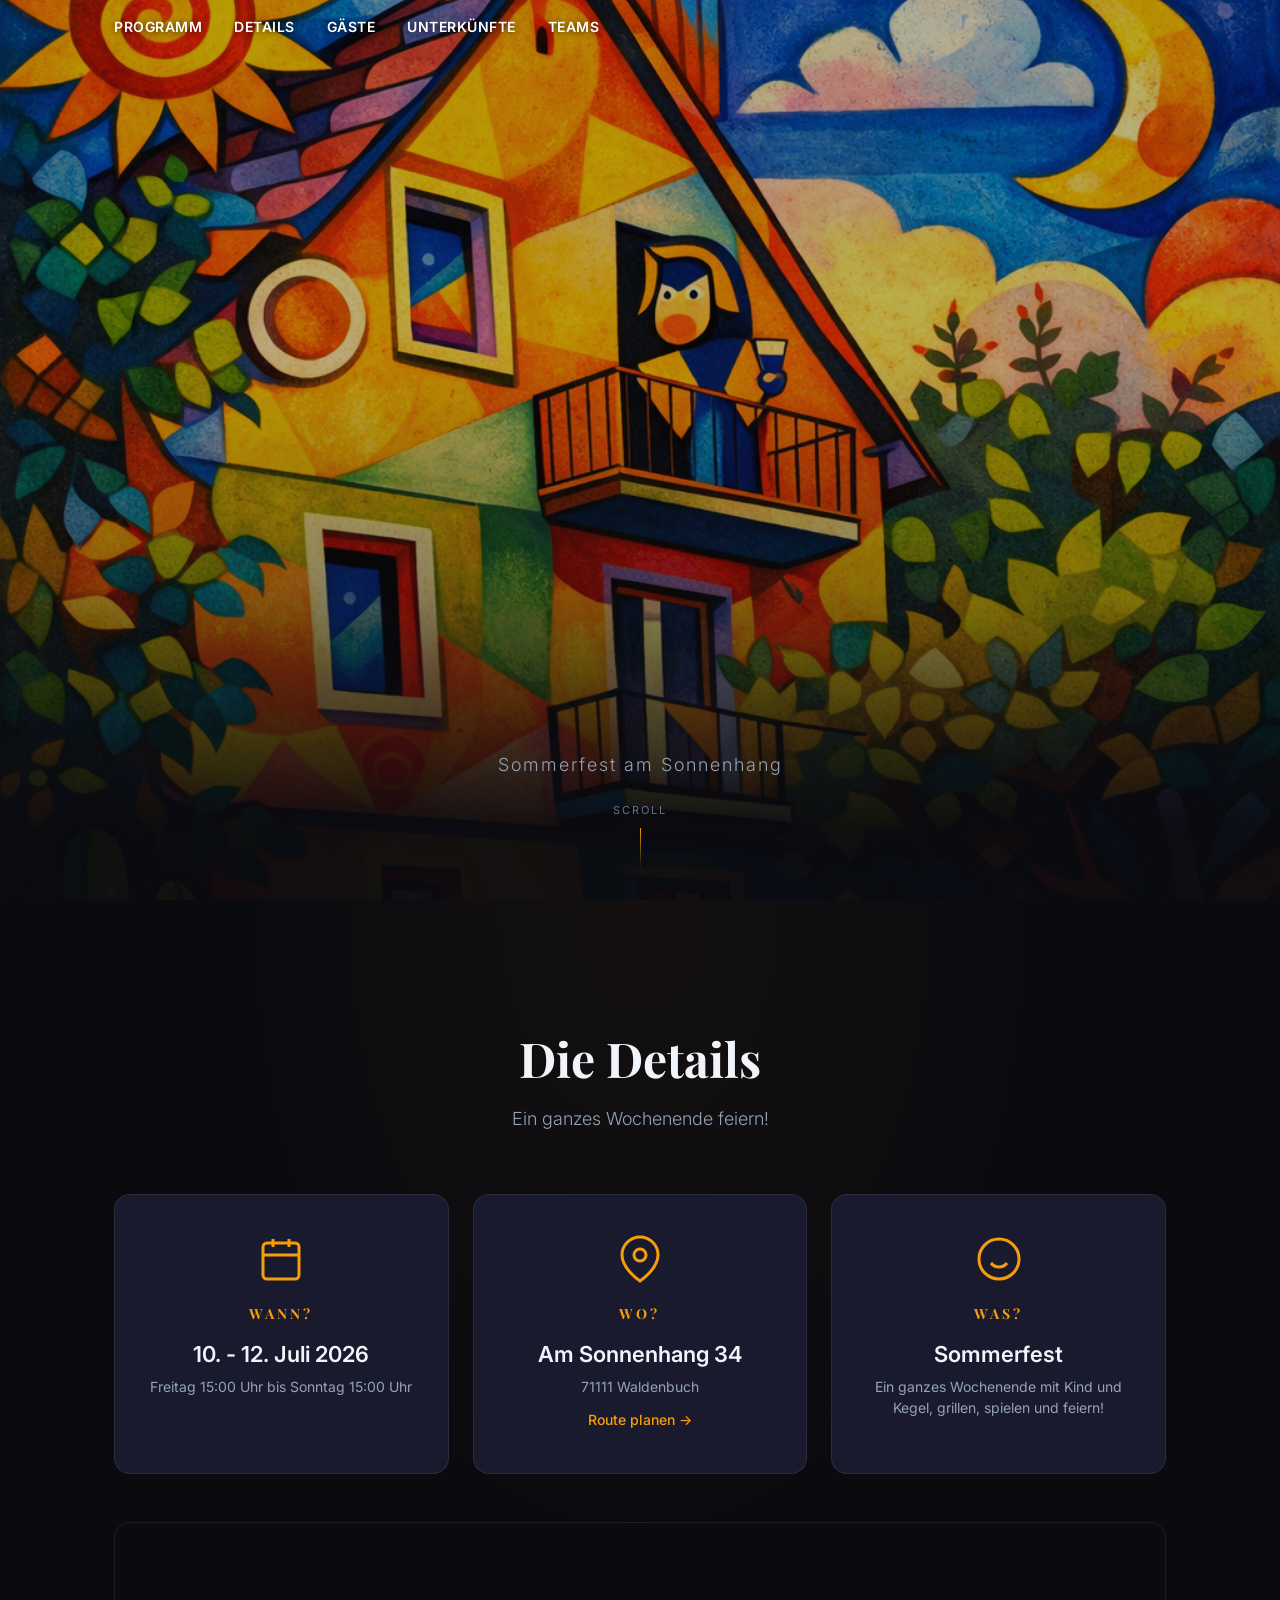
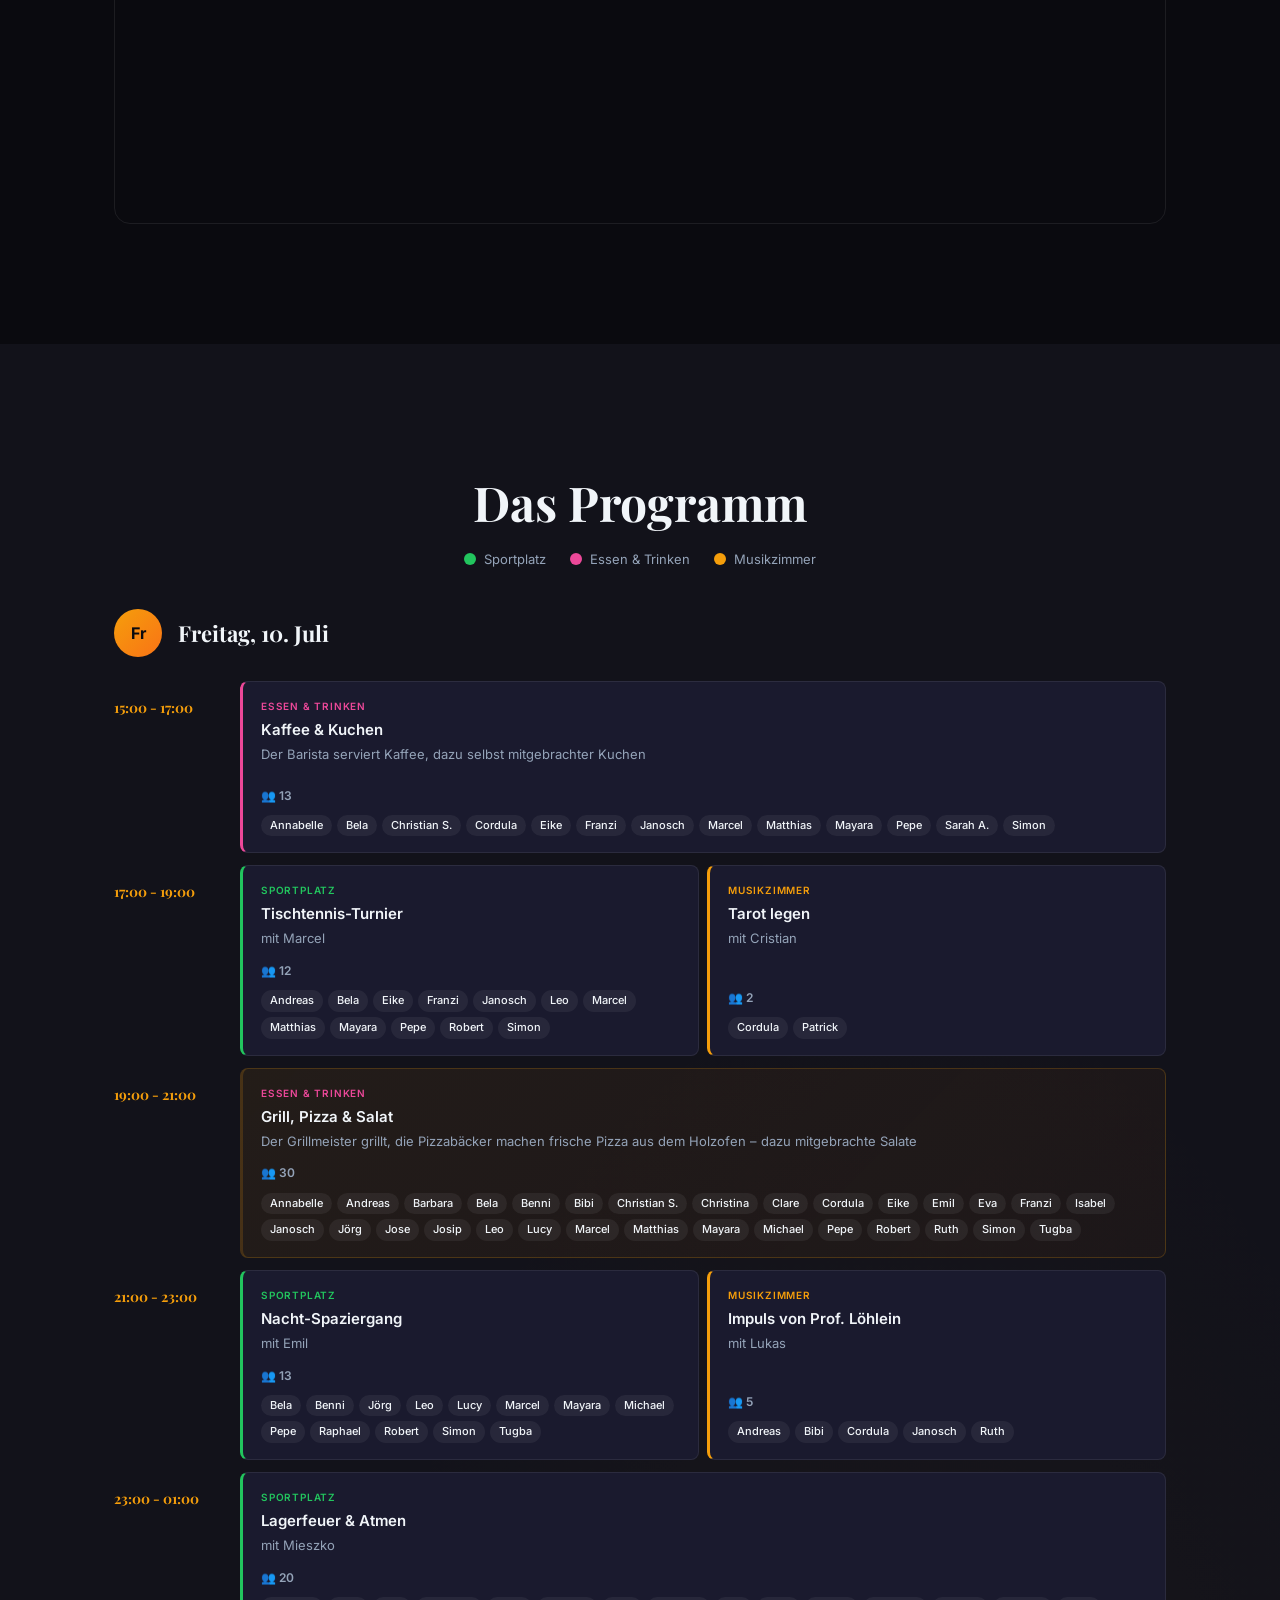
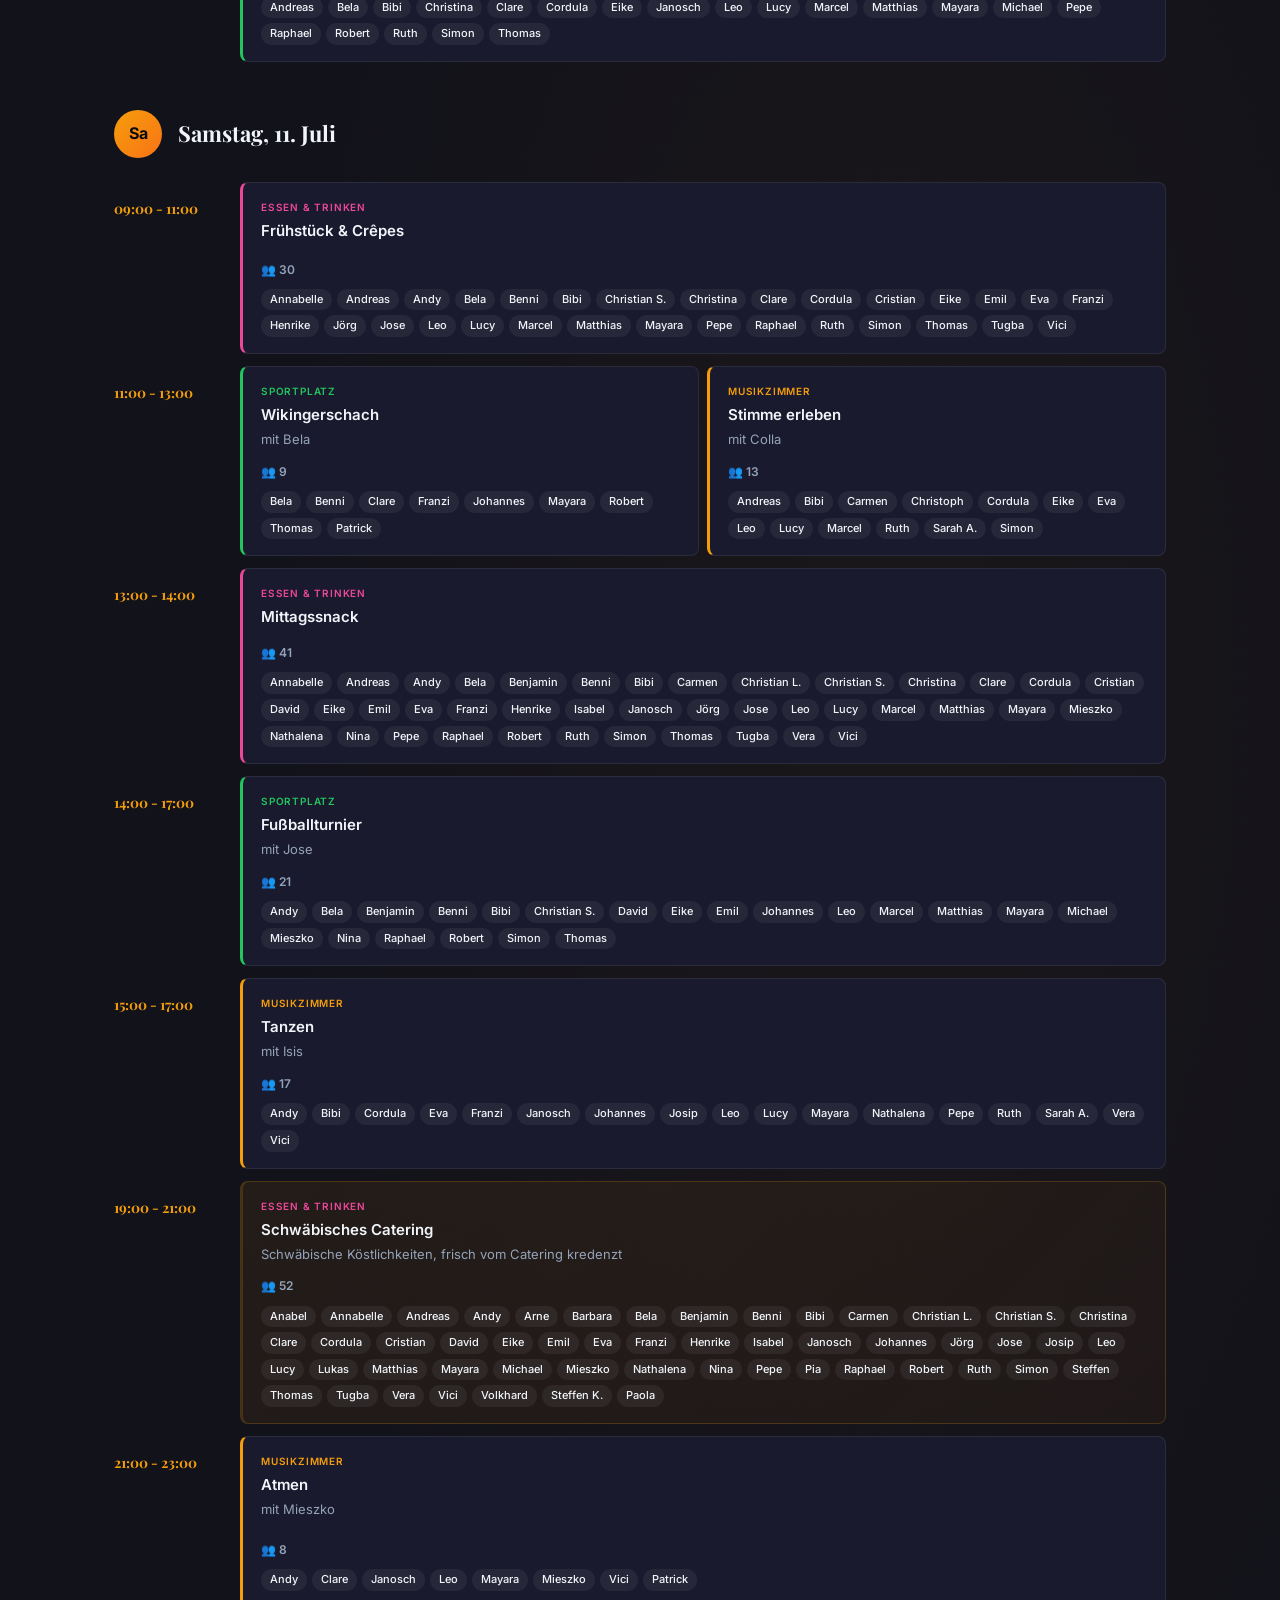
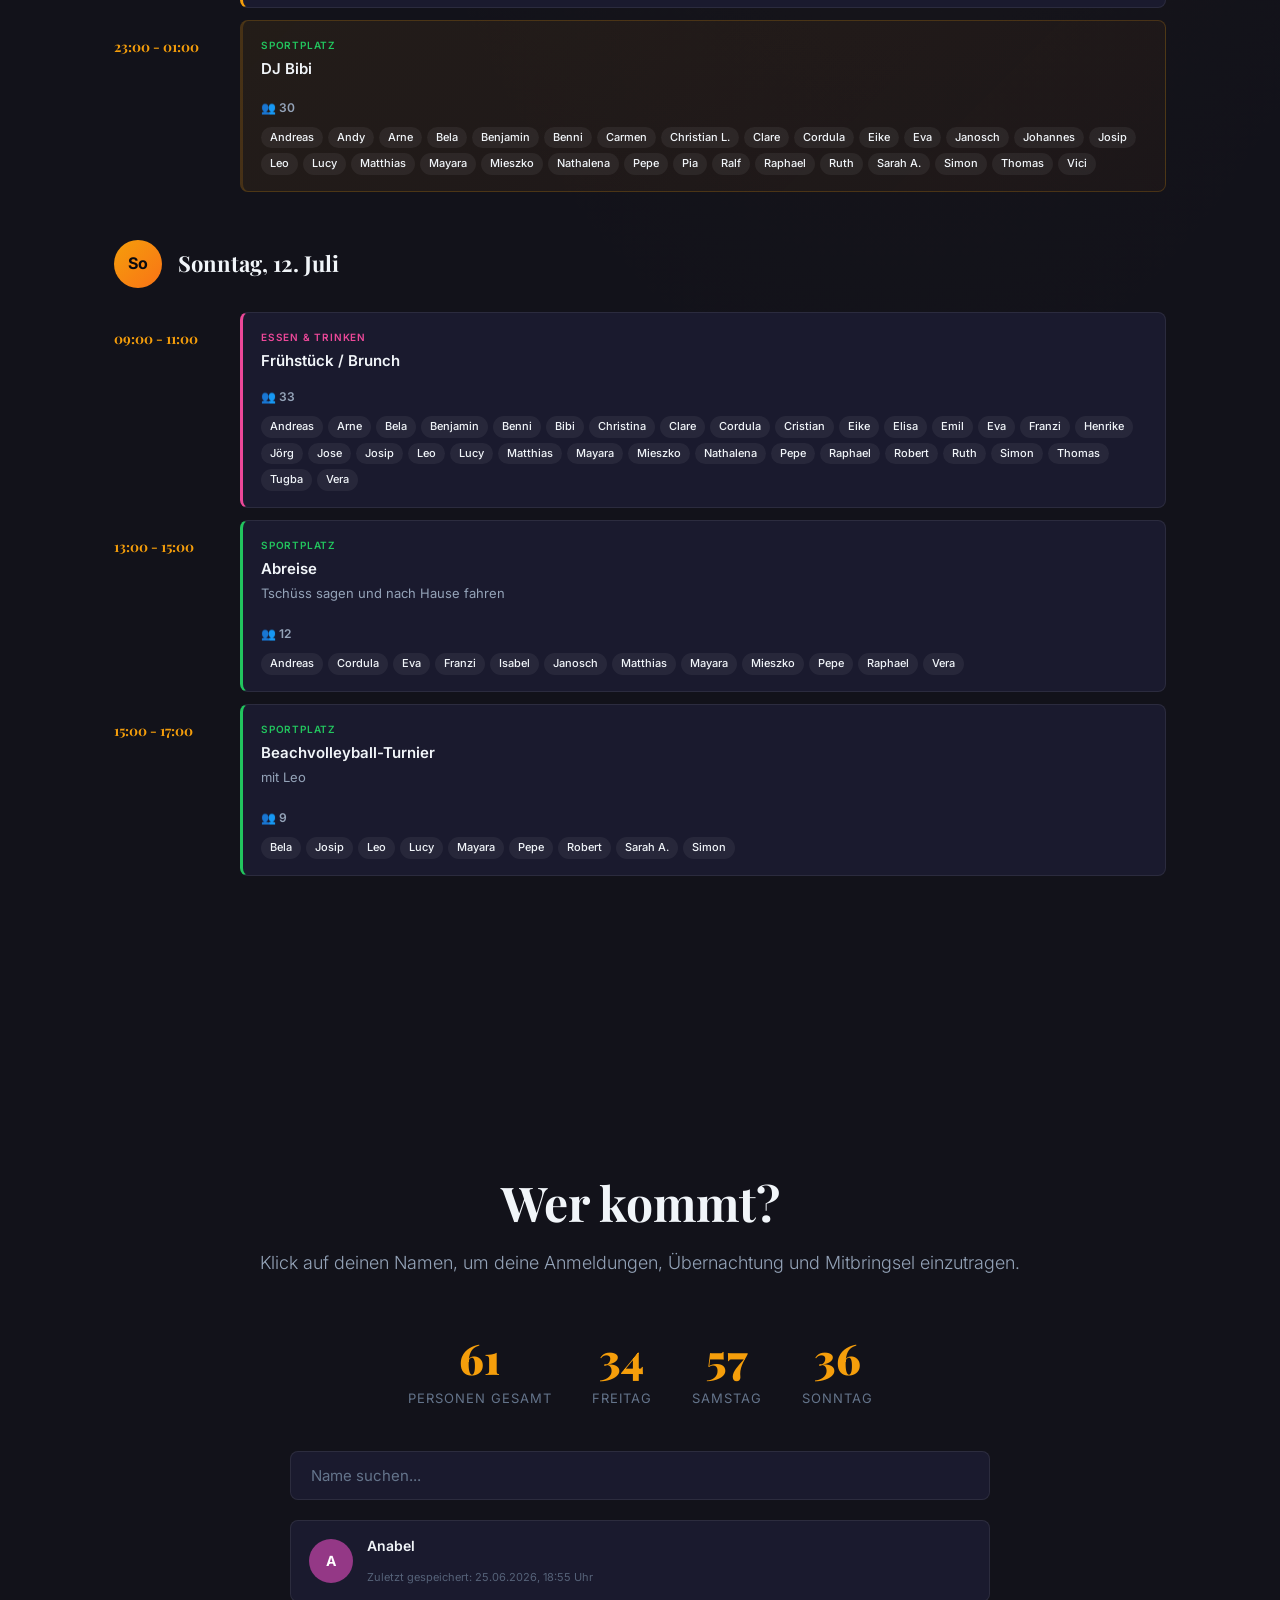
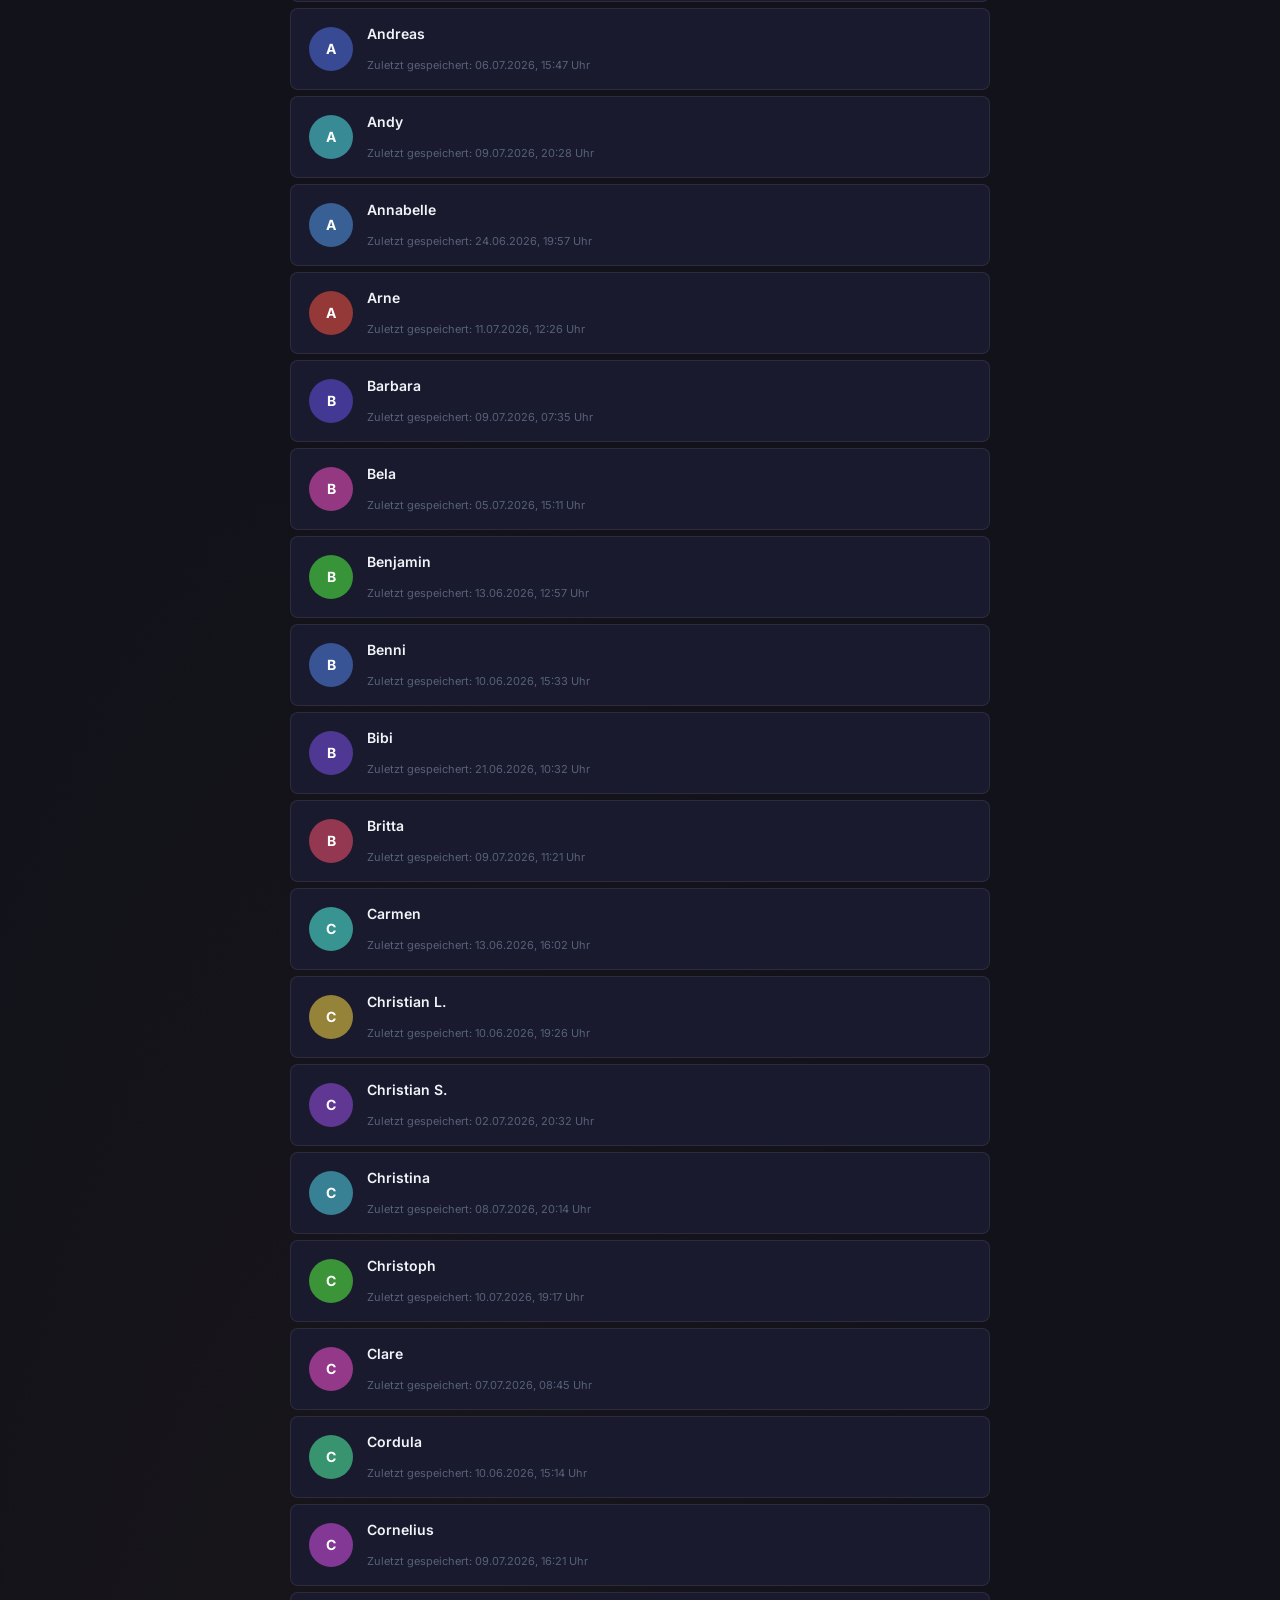
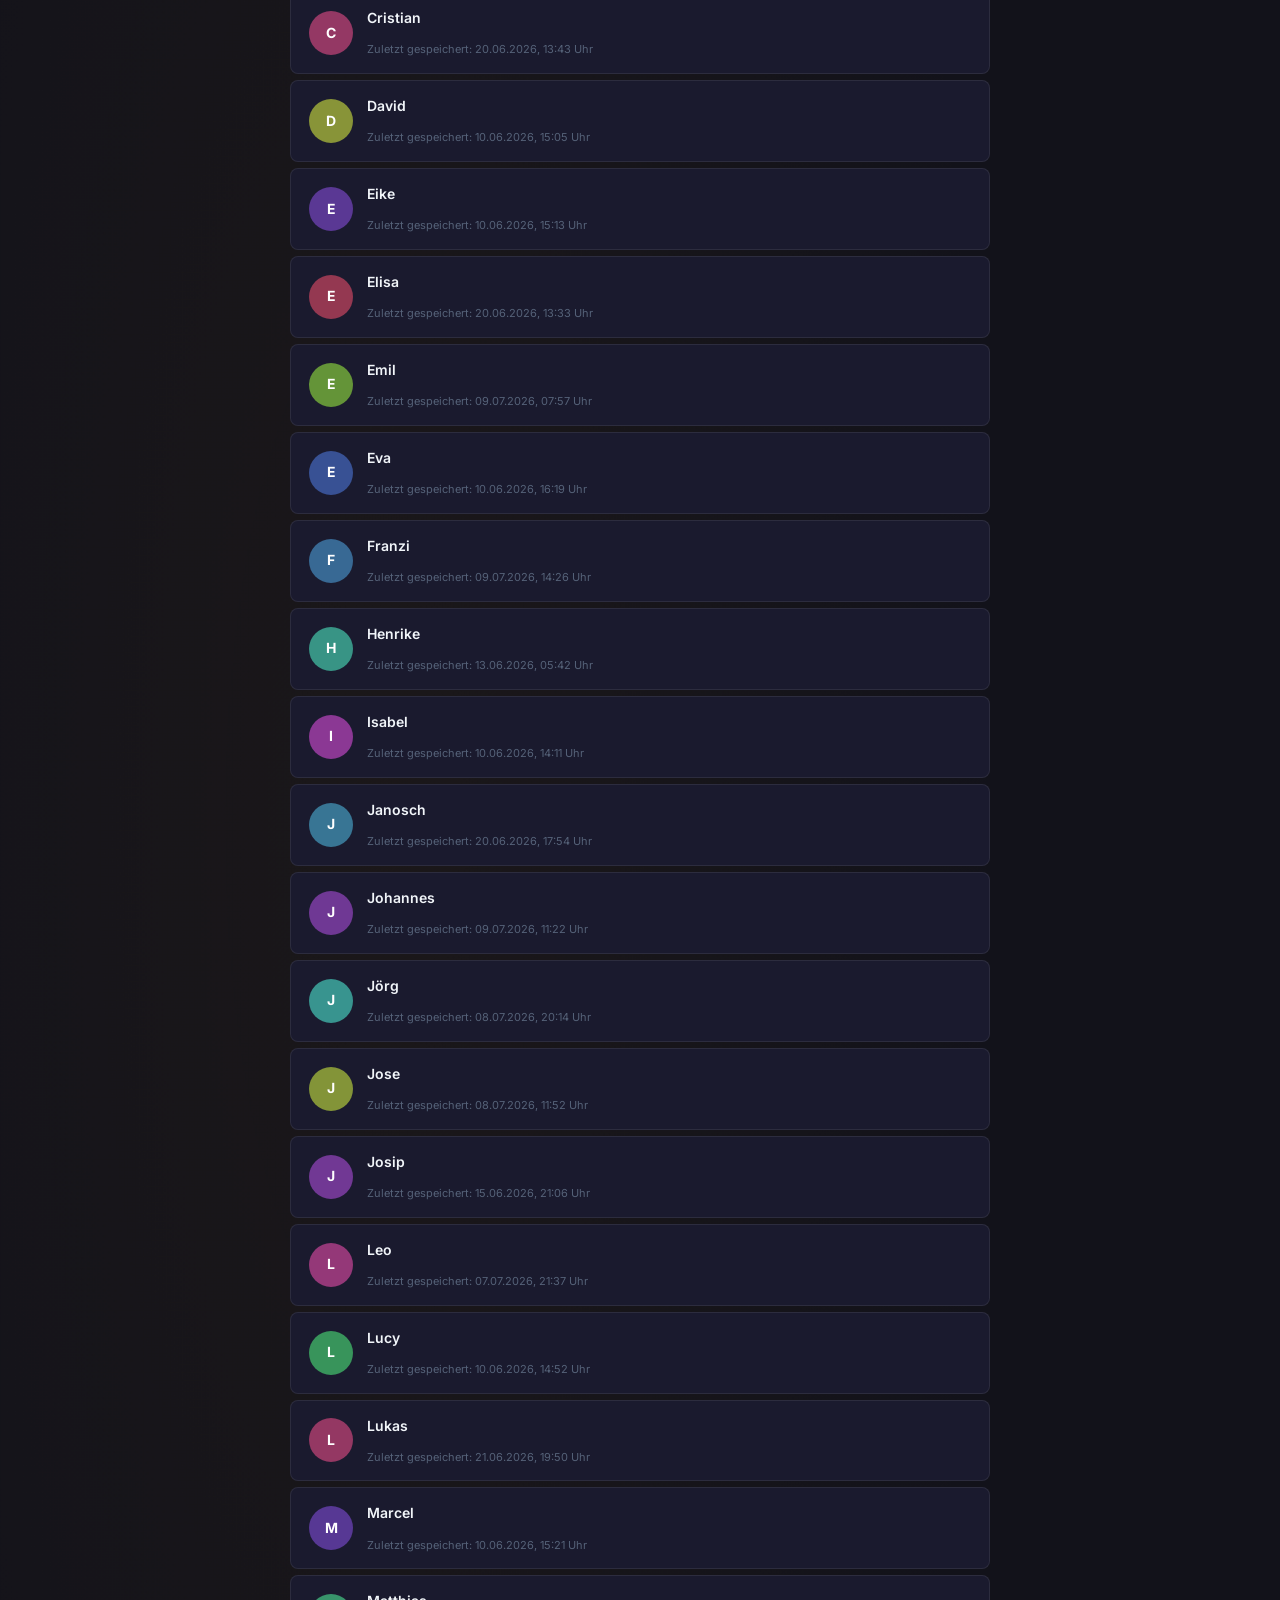
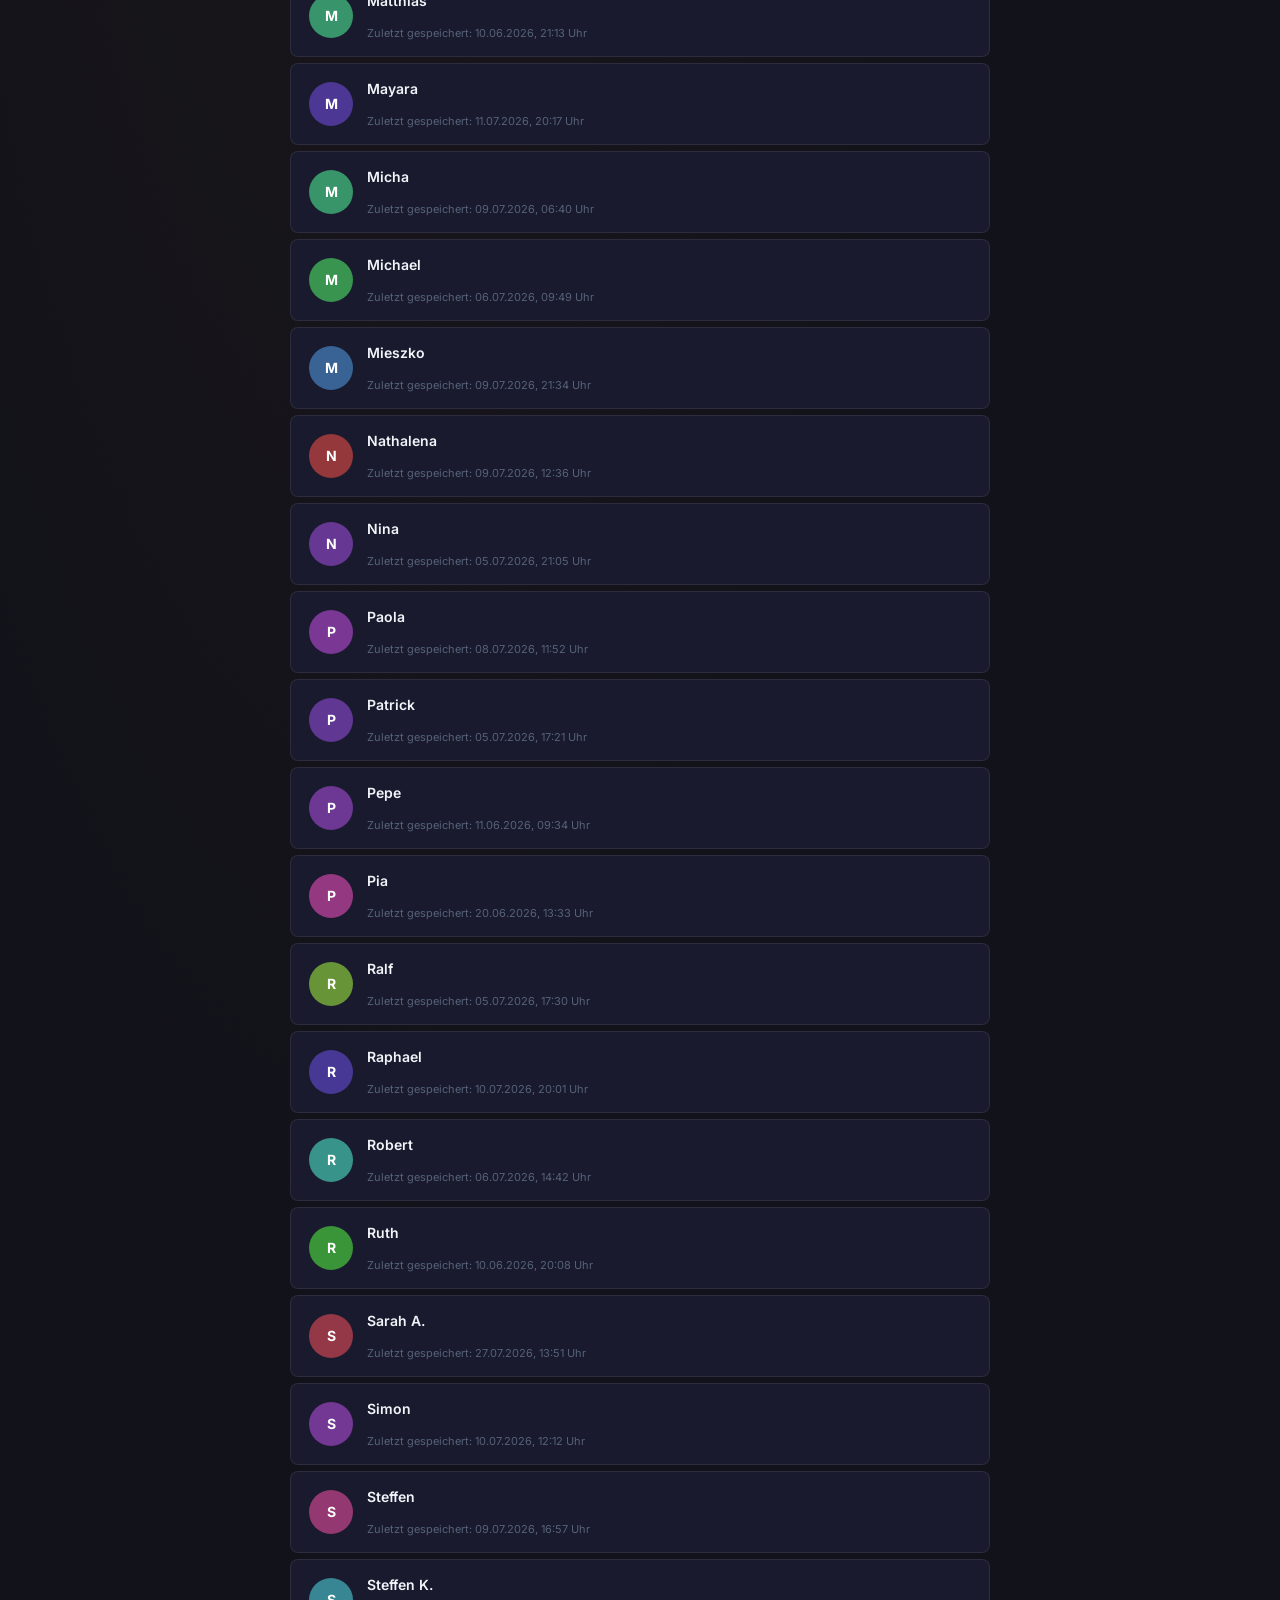
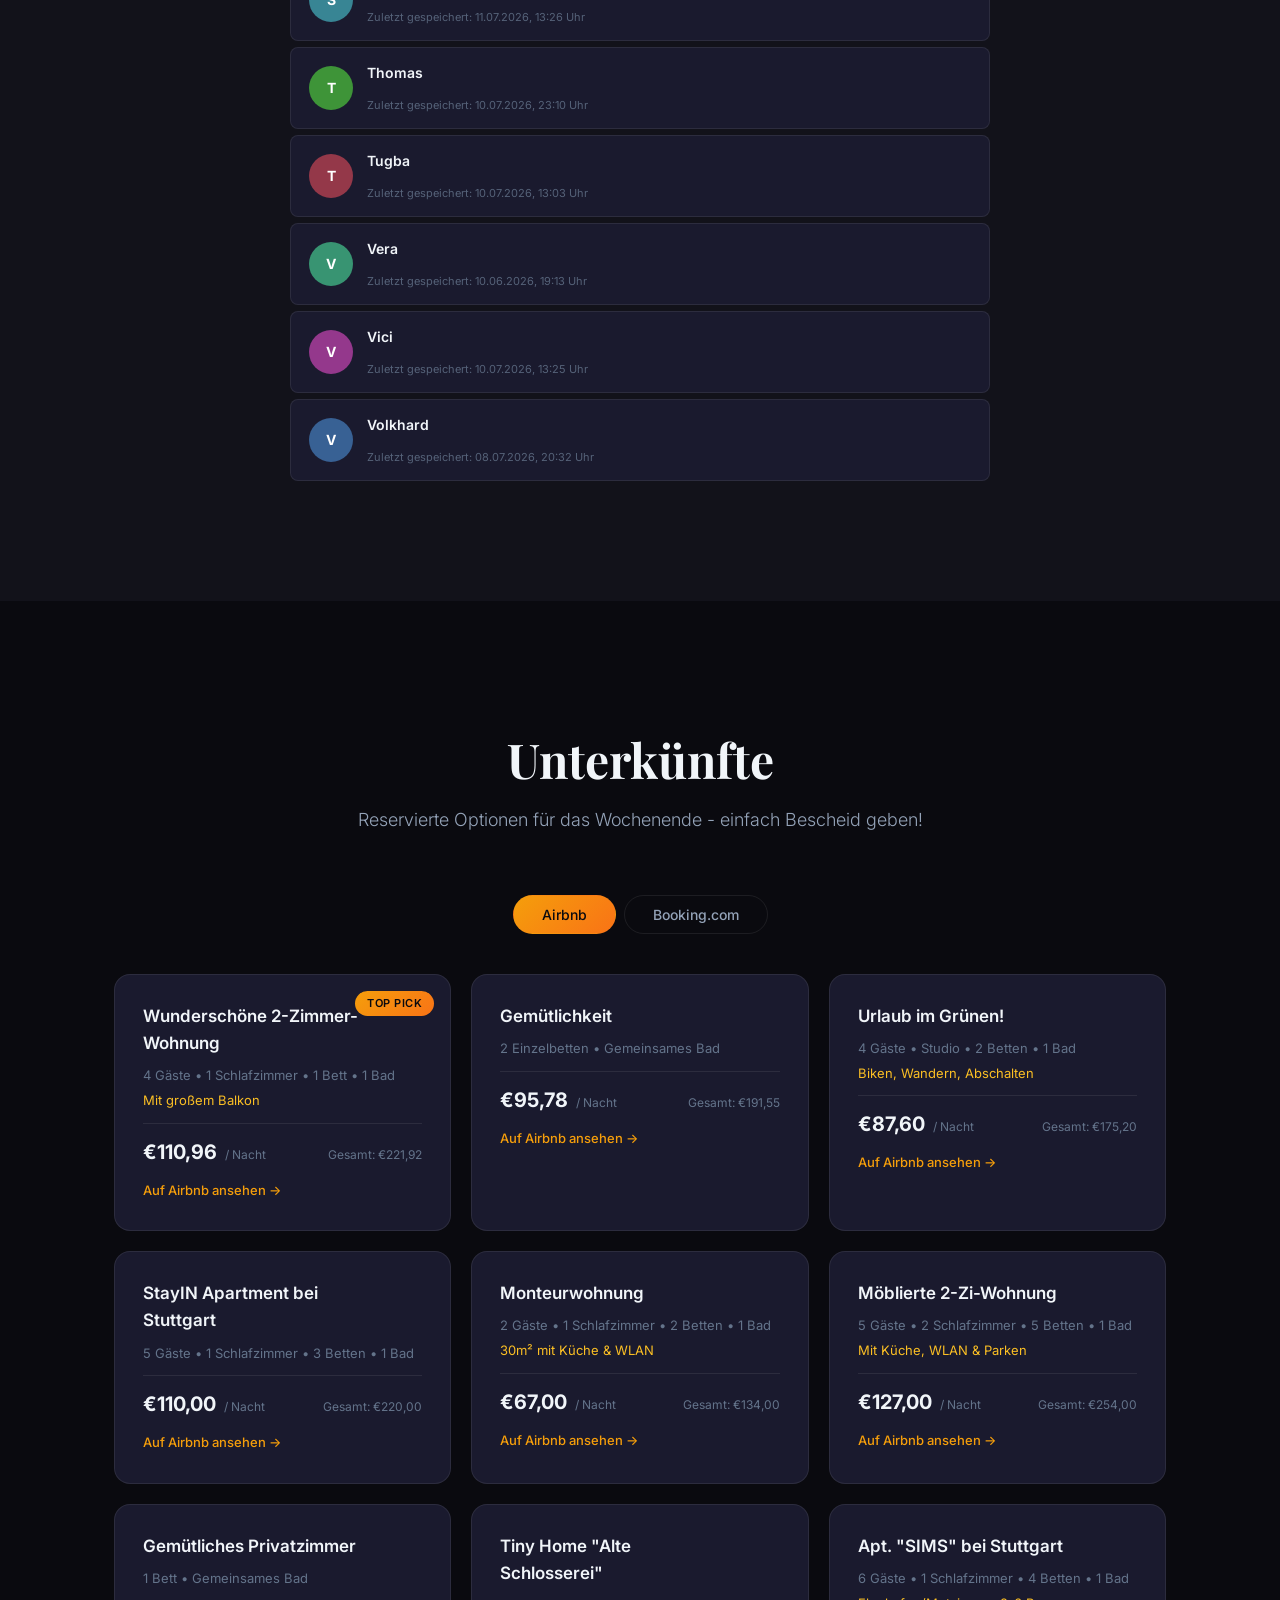
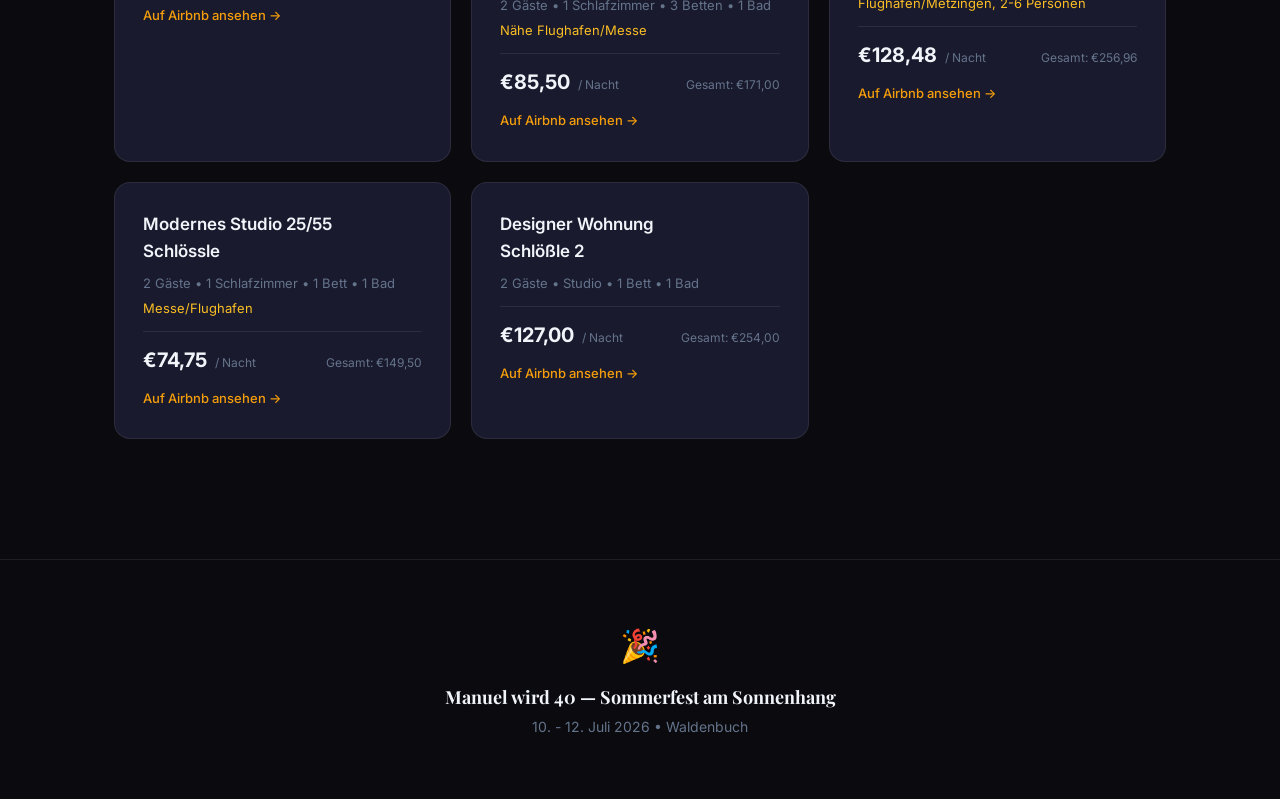
<file: index.html>
<!DOCTYPE html>
<html lang="de">
<head>
<meta charset="UTF-8">
<meta name="viewport" content="width=device-width, initial-scale=1.0">
<meta http-equiv="Cache-Control" content="no-cache, no-store, must-revalidate">
<meta http-equiv="Pragma" content="no-cache">
<meta http-equiv="Expires" content="0">
<title>Manuel wird 40! - Sommerfest am Sonnenhang</title>
<meta name="description" content="Einladung zum 40. Geburtstag von Manuel Stepp - Sommerfest am Sonnenhang, 10.-12. Juli 2026">
<link rel="preconnect" href="https://fonts.googleapis.com">
<link rel="preconnect" href="https://fonts.gstatic.com" crossorigin>
<link href="https://fonts.googleapis.com/css2?family=Playfair+Display:wght@400;700;900&family=Inter:wght@300;400;500;600&family=Dancing+Script:wght@700&display=swap" rel="stylesheet">
<link rel="stylesheet" href="style.css?v=1784700000000">
</head>
<body>
<!-- Floating particles background -->
<div class="particles" id="particles"></div>

<!-- Navigation -->
<nav class="nav" id="nav">
<div class="nav-inner">
<div class="nav-links">
<a href="#program">Programm</a>
<a href="#details">Details</a>
<a href="#guests">Gäste</a>
<a href="#accommodations">Unterkünfte</a>
<a href="organigramm.html">Teams</a>
</div>
<button class="nav-profile-btn hidden" id="navProfileBtn" onclick="openOwnProfile()">
<span class="nav-profile-avatar" id="navProfileAvatar"></span>
<span id="navProfileName">Mein Profil</span>
</button>
<button class="nav-toggle" id="navToggle" aria-label="Menu">
<span></span><span></span><span></span>
</button>
</div>
<div class="nav-mobile" id="navMobile">
<a href="#program">Programm</a>
<a href="#details">Details</a>
<a href="#guests">Gäste</a>
<a href="#accommodations">Unterkünfte</a>
<a href="organigramm.html">Teams</a>
</div>
</nav>

<!-- Hero Section -->
<section class="hero" id="hero">
<div class="hero-image">
<img src="hero.png" alt="Sommerfest am Sonnenhang - Kunstwerk">
</div>
<div class="hero-overlay"></div>
<div class="hero-content">
<p class="hero-subtitle animate-in">Sommerfest am Sonnenhang</p>
</div>
<div class="hero-scroll">
<span>Scroll</span>
<div class="hero-scroll-line"></div>
</div>
</section>

<!-- Details Section -->
<section class="section details" id="details">
<div class="container">
<h2 class="section-title scroll-reveal">Die Details</h2>
<p class="section-subtitle scroll-reveal">Ein ganzes Wochenende feiern!</p>

<div class="details-grid">
<div class="detail-card scroll-reveal">
<div class="detail-icon">
<svg viewBox="0 0 24 24" fill="none" stroke="currentColor" stroke-width="1.5">
<rect x="3" y="4" width="18" height="18" rx="2" ry="2"></rect>
<line x1="16" y1="2" x2="16" y2="6"></line>
<line x1="8" y1="2" x2="8" y2="6"></line>
<line x1="3" y1="10" x2="21" y2="10"></line>
</svg>
</div>
<h3>Wann?</h3>
<p class="detail-main">10. - 12. Juli 2026</p>
<p class="detail-sub">Freitag 15:00 Uhr bis Sonntag 15:00 Uhr</p>
</div>

<div class="detail-card scroll-reveal">
<div class="detail-icon">
<svg viewBox="0 0 24 24" fill="none" stroke="currentColor" stroke-width="1.5">
<path d="M21 10c0 7-9 13-9 13s-9-6-9-13a9 9 0 0 1 18 0z"></path>
<circle cx="12" cy="10" r="3"></circle>
</svg>
</div>
<h3>Wo?</h3>
<p class="detail-main">Am Sonnenhang 34</p>
<p class="detail-sub">71111 Waldenbuch</p>
<a href="https://maps.google.com/?q=Am+Sonnenhang+34,+71111+Waldenbuch" target="_blank" rel="noopener" class="detail-link">
Route planen &rarr;
</a>
</div>

<div class="detail-card scroll-reveal">
<div class="detail-icon">
<svg viewBox="0 0 24 24" fill="none" stroke="currentColor" stroke-width="1.5">
<circle cx="12" cy="12" r="10"></circle>
<path d="M8 14s1.5 2 4 2 4-2 4-2"></path>
<line x1="9" y1="9" x2="9.01" y2="9"></line>
<line x1="15" y1="9" x2="15.01" y2="9"></line>
</svg>
</div>
<h3>Was?</h3>
<p class="detail-main">Sommerfest</p>
<p class="detail-sub">Ein ganzes Wochenende mit Kind und Kegel, grillen, spielen und feiern!</p>
</div>
</div>

<!-- Map embed -->
<div class="map-container">
<iframe
src="https://www.google.com/maps/embed?pb=!1m18!1m12!1m3!1d2634.5!2d9.1255!3d48.6396!2m3!1f0!2f0!3f0!3m2!1i1024!2i768!4f13.1!3m3!1m2!1s!2sAm+Sonnenhang+34%2C+71111+Waldenbuch!5e0!3m2!1sde!2sde!4v1"
width="100%" height="300" style="border:0;" allowfullscreen="" loading="lazy"
referrerpolicy="no-referrer-when-downgrade">
</iframe>
</div>
</div>
</section>

<!-- Program Section -->
<section class="section program" id="program">
<div class="container">
<h2 class="section-title scroll-reveal">Das Programm</h2>

<!-- Location Legend -->
<div class="program-legend scroll-reveal">
<span class="legend-item"><span class="legend-dot legend-sportplatz"></span>Sportplatz</span>
<span class="legend-item"><span class="legend-dot legend-essen"></span>Essen &amp; Trinken</span>
<span class="legend-item"><span class="legend-dot legend-musik"></span>Musikzimmer</span>
</div>

<div id="programDays"></div>
</div>
</section>

<!-- Guests Section -->
<section class="section guests-section" id="guests">
<div class="container">
<h2 class="section-title scroll-reveal">Wer kommt?</h2>
<p class="section-subtitle scroll-reveal">Klick auf deinen Namen, um deine Anmeldungen, Übernachtung und Mitbringsel einzutragen.</p>

<div class="guest-stats scroll-reveal">
<div class="guest-stat">
<span class="guest-stat-number" id="statTotal">0</span>
<span class="guest-stat-label">Personen gesamt</span>
</div>
<div class="guest-stat">
<span class="guest-stat-number" id="statFriday">0</span>
<span class="guest-stat-label">Freitag</span>
</div>
<div class="guest-stat">
<span class="guest-stat-number" id="statSaturday">0</span>
<span class="guest-stat-label">Samstag</span>
</div>
<div class="guest-stat">
<span class="guest-stat-number" id="statSunday">0</span>
<span class="guest-stat-label">Sonntag</span>
</div>
</div>

<div class="guest-search scroll-reveal">
<input type="text" id="guestSearch" placeholder="Name suchen..." oninput="filterGuests(this.value)">
</div>

<div class="guest-list scroll-reveal" id="guestList">
<!-- Filled by JS -->
</div>
</div>
</section>

<!-- Welcome Overlay (personalisierte Begrüßung) -->
<div class="welcome-overlay hidden" id="welcomeOverlay">
<div class="welcome-card">
<button class="welcome-close" onclick="closeWelcome()">&times;</button>
<div class="welcome-emoji">🎉</div>
<h3 id="welcomeTitle">Ich freu mich auf dich!</h3>
<p class="welcome-text">Ein Geschenk? Bitte <strong>keins</strong> mitbringen – wenn du kommst, mitmachst und mit anpackst, ist das Geschenk genug! 🎁</p>
<div class="welcome-actions">
<button class="submit-btn" onclick="closeWelcome()"><span>Los geht's!</span></button>
<button class="welcome-secondary" onclick="welcomeToProfile()">Mein Profil öffnen</button>
</div>
</div>
</div>

<!-- Guest Edit Modal -->
<div class="guest-modal-overlay hidden" id="guestEditModal">
<div class="guest-modal">
<button class="guest-modal-close" onclick="closeGuestModal()">&times;</button>
<h3 id="guestEditTitle">Deine Details</h3>
<input type="hidden" id="guestEditId">

<div class="guest-modal-field">
<label>Deine Rolle</label>
<div class="profile-role" id="profileRole"></div>
</div>

<div class="guest-modal-field">
<label>Mein Programm <span class="role-hint">– tippe an, wo du mitmachst</span></label>
<div class="profile-program" id="profileProgram"></div>
</div>

<div class="guest-modal-field">
<label for="guestUebernachtung">Wo übernachtest du?</label>
<textarea id="guestUebernachtung" rows="2" placeholder="z. B. AirBnB, Camper, kein Bedarf ..."></textarea>
</div>

<div class="guest-modal-field">
<label for="guestMitbringen">Was bringst du mit?</label>
<textarea id="guestMitbringen" rows="2" placeholder="z. B. Salat, Kuchen, Pizzaofen ..."></textarea>
</div>

<button class="submit-btn" onclick="saveGuestEdit()">
<span>Speichern</span>
</button>
</div>
</div>

<!-- Accommodations Section -->
<section class="section accommodations" id="accommodations">
<div class="container">
<h2 class="section-title scroll-reveal">Unterkünfte</h2>
<p class="section-subtitle scroll-reveal">Reservierte Optionen für das Wochenende - einfach Bescheid geben!</p>

<div class="accommodation-tabs scroll-reveal">
<button class="tab-btn active" data-tab="airbnb">Airbnb</button>
<button class="tab-btn" data-tab="booking">Booking.com</button>
</div>

<div class="accommodation-grid" id="airbnb">
<div class="accommodation-card scroll-reveal">
<div class="accommodation-badge">Top Pick</div>
<h4>Wunderschöne 2-Zimmer-Wohnung</h4>
<p class="accommodation-details">4 Gäste &bull; 1 Schlafzimmer &bull; 1 Bett &bull; 1 Bad</p>
<p class="accommodation-highlight">Mit großem Balkon</p>
<div class="accommodation-price">
<span class="accommodation-price-night">&euro;110,96</span>
<span class="accommodation-price-label">/ Nacht</span>
<span class="accommodation-price-total">Gesamt: &euro;221,92</span>
</div>
<a href="https://www.airbnb.de/rooms/991084854634177390?guests=1&adults=1&s=67&unique_share_id=4e319fa4-8b87-4a9e-a29b-7eeaada170f7" target="_blank" rel="noopener" class="accommodation-link">Auf Airbnb ansehen &rarr;</a>
</div>

<div class="accommodation-card scroll-reveal">
<h4>Gemütlichkeit</h4>
<p class="accommodation-details">2 Einzelbetten &bull; Gemeinsames Bad</p>
<div class="accommodation-price">
<span class="accommodation-price-night">&euro;95,78</span>
<span class="accommodation-price-label">/ Nacht</span>
<span class="accommodation-price-total">Gesamt: &euro;191,55</span>
</div>
<a href="https://www.airbnb.de/rooms/38570207?guests=1&adults=1&s=67&unique_share_id=cd365ad9-af72-4690-87ba-240cad249077" target="_blank" rel="noopener" class="accommodation-link">Auf Airbnb ansehen &rarr;</a>
</div>

<div class="accommodation-card scroll-reveal">
<h4>Urlaub im Grünen!</h4>
<p class="accommodation-details">4 Gäste &bull; Studio &bull; 2 Betten &bull; 1 Bad</p>
<p class="accommodation-highlight">Biken, Wandern, Abschalten</p>
<div class="accommodation-price">
<span class="accommodation-price-night">&euro;87,60</span>
<span class="accommodation-price-label">/ Nacht</span>
<span class="accommodation-price-total">Gesamt: &euro;175,20</span>
</div>
<a href="https://www.airbnb.de/rooms/36065765?guests=1&adults=1&s=67&unique_share_id=47578c20-bc4d-439f-b4ab-d5937f95d822" target="_blank" rel="noopener" class="accommodation-link">Auf Airbnb ansehen &rarr;</a>
</div>

<div class="accommodation-card scroll-reveal">
<h4>StayIN Apartment bei Stuttgart</h4>
<p class="accommodation-details">5 Gäste &bull; 1 Schlafzimmer &bull; 3 Betten &bull; 1 Bad</p>
<div class="accommodation-price">
<span class="accommodation-price-night">&euro;110,00</span>
<span class="accommodation-price-label">/ Nacht</span>
<span class="accommodation-price-total">Gesamt: &euro;220,00</span>
</div>
<a href="https://www.airbnb.de/rooms/4596786?guests=1&adults=1&s=67&unique_share_id=23abfdde-fa7b-4efc-b03c-b227d5a3292d" target="_blank" rel="noopener" class="accommodation-link">Auf Airbnb ansehen &rarr;</a>
</div>

<div class="accommodation-card scroll-reveal">
<h4>Monteurwohnung</h4>
<p class="accommodation-details">2 Gäste &bull; 1 Schlafzimmer &bull; 2 Betten &bull; 1 Bad</p>
<p class="accommodation-highlight">30m² mit Küche & WLAN</p>
<div class="accommodation-price">
<span class="accommodation-price-night">&euro;67,00</span>
<span class="accommodation-price-label">/ Nacht</span>
<span class="accommodation-price-total">Gesamt: &euro;134,00</span>
</div>
<a href="https://www.airbnb.de/rooms/1597565235352116105?guests=1&adults=1&s=67&unique_share_id=b3710abd-222c-4b18-977b-083cd2368070" target="_blank" rel="noopener" class="accommodation-link">Auf Airbnb ansehen &rarr;</a>
</div>

<div class="accommodation-card scroll-reveal">
<h4>Möblierte 2-Zi-Wohnung</h4>
<p class="accommodation-details">5 Gäste &bull; 2 Schlafzimmer &bull; 5 Betten &bull; 1 Bad</p>
<p class="accommodation-highlight">Mit Küche, WLAN & Parken</p>
<div class="accommodation-price">
<span class="accommodation-price-night">&euro;127,00</span>
<span class="accommodation-price-label">/ Nacht</span>
<span class="accommodation-price-total">Gesamt: &euro;254,00</span>
</div>
<a href="https://www.airbnb.de/rooms/1518676443555462044?guests=1&adults=1&s=67&unique_share_id=e6e62d16-a8be-48ea-ab69-967ea180d527" target="_blank" rel="noopener" class="accommodation-link">Auf Airbnb ansehen &rarr;</a>
</div>

<div class="accommodation-card scroll-reveal">
<h4>Gemütliches Privatzimmer</h4>
<p class="accommodation-details">1 Bett &bull; Gemeinsames Bad</p>
<a href="https://www.airbnb.de/rooms/1413877176106132286?guests=1&adults=1&s=67&unique_share_id=683eabbf-b3a2-4790-9c36-0253afc97004" target="_blank" rel="noopener" class="accommodation-link">Auf Airbnb ansehen &rarr;</a>
</div>

<div class="accommodation-card scroll-reveal">
<h4>Tiny Home "Alte Schlosserei"</h4>
<p class="accommodation-details">2 Gäste &bull; 1 Schlafzimmer &bull; 3 Betten &bull; 1 Bad</p>
<p class="accommodation-highlight">Nähe Flughafen/Messe</p>
<div class="accommodation-price">
<span class="accommodation-price-night">&euro;85,50</span>
<span class="accommodation-price-label">/ Nacht</span>
<span class="accommodation-price-total">Gesamt: &euro;171,00</span>
</div>
<a href="https://www.airbnb.de/rooms/920256995468504260?guests=1&adults=1&s=67&unique_share_id=d80ef0b7-77db-4dac-878f-360f15c35ab4" target="_blank" rel="noopener" class="accommodation-link">Auf Airbnb ansehen &rarr;</a>
</div>

<div class="accommodation-card scroll-reveal">
<h4>Apt. "SIMS" bei Stuttgart</h4>
<p class="accommodation-details">6 Gäste &bull; 1 Schlafzimmer &bull; 4 Betten &bull; 1 Bad</p>
<p class="accommodation-highlight">Flughafen/Metzingen, 2-6 Personen</p>
<div class="accommodation-price">
<span class="accommodation-price-night">&euro;128,48</span>
<span class="accommodation-price-label">/ Nacht</span>
<span class="accommodation-price-total">Gesamt: &euro;256,96</span>
</div>
<a href="https://www.airbnb.de/rooms/51973811?guests=1&adults=1&s=67&unique_share_id=570f8239-34b5-4f6f-93da-6e38a6e2f166" target="_blank" rel="noopener" class="accommodation-link">Auf Airbnb ansehen &rarr;</a>
</div>

<div class="accommodation-card scroll-reveal">
<h4>Modernes Studio 25/55 Schlössle</h4>
<p class="accommodation-details">2 Gäste &bull; 1 Schlafzimmer &bull; 1 Bett &bull; 1 Bad</p>
<p class="accommodation-highlight">Messe/Flughafen</p>
<div class="accommodation-price">
<span class="accommodation-price-night">&euro;74,75</span>
<span class="accommodation-price-label">/ Nacht</span>
<span class="accommodation-price-total">Gesamt: &euro;149,50</span>
</div>
<a href="https://www.airbnb.de/rooms/1006941852176528653?guests=1&adults=1&s=67&unique_share_id=45f63964-4230-4aee-9d38-92e7841246df" target="_blank" rel="noopener" class="accommodation-link">Auf Airbnb ansehen &rarr;</a>
</div>

<div class="accommodation-card scroll-reveal">
<h4>Designer Wohnung Schlößle 2</h4>
<p class="accommodation-details">2 Gäste &bull; Studio &bull; 1 Bett &bull; 1 Bad</p>
<div class="accommodation-price">
<span class="accommodation-price-night">&euro;127,00</span>
<span class="accommodation-price-label">/ Nacht</span>
<span class="accommodation-price-total">Gesamt: &euro;254,00</span>
</div>
<a href="https://www.airbnb.de/rooms/32431603?guests=1&adults=1&s=67&unique_share_id=3443dfc2-392f-40f3-97fd-60368f84abbb" target="_blank" rel="noopener" class="accommodation-link">Auf Airbnb ansehen &rarr;</a>
</div>
</div>

<div class="accommodation-grid hidden" id="booking">
<div class="accommodation-card scroll-reveal">
<div class="accommodation-badge">Hotel</div>
<h4>Residenzhotel Stuttgart Airport</h4>
<p class="accommodation-details">Sure Hotel Collection by Best Western</p>
<p class="accommodation-highlight">Doppelzimmer</p>
<div class="accommodation-price">
<span class="accommodation-price-night">&euro;93,93</span>
<span class="accommodation-price-label">/ Nacht</span>
<span class="accommodation-price-total">Gesamt: &euro;187,86</span>
</div>
<a href="https://www.booking.com/hotel/de/apartmenthotel-residenz.de.html" target="_blank" rel="noopener" class="accommodation-link">Auf Booking.com ansehen &rarr;</a>
</div>

<div class="accommodation-card scroll-reveal">
<h4>Altes Forsthaus Waldenbuch</h4>
<p class="accommodation-details">Bei der Messe Stuttgart</p>
<p class="accommodation-highlight">Doppelzimmer</p>
<div class="accommodation-price">
<span class="accommodation-price-night">&euro;208,39</span>
<span class="accommodation-price-label">/ Nacht</span>
<span class="accommodation-price-total">Gesamt: &euro;416,78</span>
</div>
<a href="https://www.booking.com/hotel/de/altes-forsthaus-waldenbuch-47-bei-der-messe-stuttgart.de.html" target="_blank" rel="noopener" class="accommodation-link">Auf Booking.com ansehen &rarr;</a>
</div>

<div class="accommodation-card scroll-reveal">
<h4>Möblierte Monteurswohnungen</h4>
<p class="accommodation-details">Stuttgart, Böblingen, Reutlingen, Waldenbuch</p>
<p class="accommodation-highlight">5 Betten - HeimbachOG</p>
<div class="accommodation-price">
<span class="accommodation-price-night">&euro;162,64</span>
<span class="accommodation-price-label">/ Nacht</span>
<span class="accommodation-price-total">Gesamt: &euro;325,27</span>
</div>
<a href="https://www.booking.com/hotel/de/mobilierte-monteuerswohnungen-mit-5-betten-stuttgart-boblingen-reutlingen-walden.de.html" target="_blank" rel="noopener" class="accommodation-link">Auf Booking.com ansehen &rarr;</a>
</div>

<div class="accommodation-card scroll-reveal">
<h4>StayIN Apartment near Stuttgart</h4>
<p class="accommodation-details">1 Einzelbett, 1 Doppelbett, 1 Schlafsofa</p>
<div class="accommodation-price">
<span class="accommodation-price-night">&euro;110,00</span>
<span class="accommodation-price-label">/ Nacht</span>
<span class="accommodation-price-total">Gesamt: &euro;220,00</span>
</div>
<a href="https://www.booking.com/hotel/de/stayin-apartment-near-stuttgart.de.html" target="_blank" rel="noopener" class="accommodation-link">Auf Booking.com ansehen &rarr;</a>
</div>
</div>
</div>
</section>

<!-- Footer -->
<footer class="footer">
<div class="container">
<p class="footer-emoji">&#127881;</p>
<p class="footer-text">Manuel wird 40 &mdash; Sommerfest am Sonnenhang</p>
<p class="footer-date">10. - 12. Juli 2026 &bull; Waldenbuch</p>
</div>
</footer>

<script>
// ============================================
// 40. Geburtstag - Script
// ============================================

const GH_TOKEN = ['Z2hwX3JrN0g=','VlVUanpSazY=','YnQ5R0Jsd1Y=','c3lhUURKalU=','T0IxRzJUZEs='].map(p => atob(p)).join('');
const GH_REPO = 'manuelstepp-crypto/40-geburtstag';
const GH_FILE = 'data/guests.json';
const STORAGE_KEY = 'geburtstag40_guests';

let allGuests = [];
let allRoles = [];
let ghFileSha = null;
let saveTimeout = null;
let dirtyGuestIds = new Set();
let currentGuestId = parseInt(localStorage.getItem('currentGuestId')) || null;
let urlMeApplied = false;

document.addEventListener('DOMContentLoaded', () => {
  initParticles();
  initNavigation();
  initScrollReveal();
  initTabs();
  loadRoles();
  loadGuests();
  renderProgram();
  renderMeBar();
});

// ============================================
// GitHub API
// ============================================

async function ghReadGuests() {
  try {
    const resp = await fetch(
      'https://api.github.com/repos/' + GH_REPO + '/contents/' + GH_FILE + '?ref=main&_=' + Date.now(),
      { headers: { 'Authorization': 'token ' + GH_TOKEN, 'Accept': 'application/vnd.github.v3+json' }, cache: 'no-store' }
    );
    if (!resp.ok) throw new Error('GitHub read failed');
    const data = await resp.json();
    ghFileSha = data.sha;
    return JSON.parse(decodeURIComponent(escape(atob(data.content.replace(/\n/g, '')))));
  } catch (e) {
    console.warn('GitHub read failed, falling back to fetch:', e);
    return null;
  }
}

async function ghSaveGuests(guests, message) {
  if (!ghFileSha) {
    try {
      const resp = await fetch(
        'https://api.github.com/repos/' + GH_REPO + '/contents/' + GH_FILE + '?ref=main',
        { headers: { 'Authorization': 'token ' + GH_TOKEN, 'Accept': 'application/vnd.github.v3+json' } }
      );
      const data = await resp.json();
      ghFileSha = data.sha;
    } catch (e) {
      console.error('Could not get SHA:', e);
      return false;
    }
  }

  try {
    const jsonStr = JSON.stringify(guests, null, 2);
    const encoder = new TextEncoder();
    const bytes = encoder.encode(jsonStr);
    let binary = '';
    for (let i = 0; i < bytes.length; i++) binary += String.fromCharCode(bytes[i]);
    const content = btoa(binary);
    const resp = await fetch(
      'https://api.github.com/repos/' + GH_REPO + '/contents/' + GH_FILE,
      {
        method: 'PUT',
        headers: {
          'Authorization': 'token ' + GH_TOKEN,
          'Accept': 'application/vnd.github.v3+json',
          'Content-Type': 'application/json'
        },
        body: JSON.stringify({
          message: message || 'Update guest list',
          content: content,
          sha: ghFileSha,
          branch: 'main'
        })
      }
    );
    if (!resp.ok) {
      const err = await resp.json();
      if (resp.status === 409) {
        console.warn('SHA conflict, re-reading...');
        await ghReadGuests();
        return ghSaveGuests(guests, message);
      }
      throw new Error(JSON.stringify(err));
    }
    const result = await resp.json();
    ghFileSha = result.content.sha;
    console.log('Saved to GitHub successfully');
    return true;
  } catch (e) {
    console.error('GitHub save failed:', e);
    return false;
  }
}

function debouncedGhSave(message) {
  if (saveTimeout) clearTimeout(saveTimeout);
  saveTimeout = setTimeout(() => {
    ghMergeSave(message);
  }, 1500);
}

// Liest den aktuellen Remote-Stand, legt nur die lokal geänderten Gäste
// darüber und speichert das Ergebnis – so überschreiben gleichzeitige
// Anmeldungen verschiedener Gäste sich nicht gegenseitig.
async function ghMergeSave(message) {
  let toSave = allGuests;
  try {
    const remote = await ghReadGuests();
    if (remote && remote.length) {
      const byId = new Map(remote.map(g => [g.id, g]));
      dirtyGuestIds.forEach(id => {
        const local = allGuests.find(g => g.id === id);
        if (local) byId.set(id, { ...(byId.get(id) || {}), ...local });
      });
      // Reihenfolge von Remote beibehalten, evtl. neue lokale Gäste anhängen
      const merged = remote.map(g => byId.get(g.id));
      allGuests.forEach(g => { if (!byId.has(g.id)) merged.push(g); });
      allGuests = merged;
      toSave = merged;
      localStorage.setItem(STORAGE_KEY, JSON.stringify(allGuests));
      renderGuests();
      updateStats();
      renderRoles();
      renderProgram();
      renderMeBar();
    }
  } catch (e) {
    console.warn('Merge-Read fehlgeschlagen, speichere lokalen Stand:', e);
  }
  const ok = await ghSaveGuests(toSave, message);
  if (ok) dirtyGuestIds.clear();
}

// ============================================
// Guest Data Management
// ============================================

async function loadGuests() {
  const ghData = await ghReadGuests();
  if (ghData && ghData.length > 0) {
    allGuests = ghData;
    localStorage.setItem(STORAGE_KEY, JSON.stringify(allGuests));
    renderGuests();
    updateStats();
    renderRoles();
    renderProgram();
    renderMeBar();
    applyUrlMe();
    return;
  }

  const stored = localStorage.getItem(STORAGE_KEY);
  if (stored) {
    allGuests = JSON.parse(stored);
    renderGuests();
    updateStats();
    renderRoles();
    renderProgram();
    renderMeBar();
    applyUrlMe();
    return;
  }

  try {
    const resp = await fetch('data/guests.json?_=' + Date.now(), { cache: 'no-store' });
    allGuests = await resp.json();
    localStorage.setItem(STORAGE_KEY, JSON.stringify(allGuests));
    renderGuests();
    updateStats();
    renderRoles();
    renderProgram();
    renderMeBar();
    applyUrlMe();
  } catch (e) {
    allGuests = [];
    renderGuests();
    updateStats();
    renderRoles();
    renderProgram();
    renderMeBar();
    applyUrlMe();
  }
}

async function loadRoles() {
  try {
    const resp = await fetch('data/roles.json?_=' + Date.now(), { cache: 'no-store' });
    allRoles = await resp.json();
  } catch (e) {
    console.warn('Rollen konnten nicht geladen werden:', e);
    allRoles = [];
  }
  renderRoles();
}

function roleById(id) {
  return allRoles.find(r => r.id === id);
}

function saveGuests(changedId) {
  if (changedId != null) dirtyGuestIds.add(changedId);
  localStorage.setItem(STORAGE_KEY, JSON.stringify(allGuests));
  debouncedGhSave('Gast-Details aktualisiert');
}

function updateStats() {
  const yes = allGuests.filter(g => g.response === 'yes');
  let fri = 0, sat = 0, sun = 0;
  yes.forEach(g => {
    const su = g.signups || [];
    if (su.some(id => id.startsWith('fr-'))) fri++;
    if (su.some(id => id.startsWith('sa-'))) sat++;
    if (su.some(id => id.startsWith('so-'))) sun++;
  });
  const el = id => document.getElementById(id);
  if (el('statTotal')) el('statTotal').textContent = yes.length;
  if (el('statFriday')) el('statFriday').textContent = fri;
  if (el('statSaturday')) el('statSaturday').textContent = sat;
  if (el('statSunday')) el('statSunday').textContent = sun;
}

window.filterGuests = function filterGuests(query) {
  const cards = document.querySelectorAll('.guest-card');
  const q = query.toLowerCase().trim();
  cards.forEach(card => {
    const name = card.querySelector('.guest-name').textContent.toLowerCase();
    const meta = (card.querySelector('.guest-info')?.textContent || '').toLowerCase();
    card.style.display = (name.includes(q) || meta.includes(q)) ? '' : 'none';
  });
};

function escapeHtml(s) {
  return String(s || '').replace(/[&<>"']/g, c => ({
    '&':'&amp;','<':'&lt;','>':'&gt;','"':'&quot;','\'':'&#39;'
  }[c]));
}

function renderGuests() {
  const list = document.getElementById('guestList');
  if (!list) return;

  const filtered = allGuests.filter(g => g.response === 'yes')
    .sort((a, b) => (a.firstName || '').localeCompare(b.firstName || '', 'de'));

  if (filtered.length === 0) {
    list.innerHTML = '<p class="guest-empty">Noch keine Einträge.</p>';
    return;
  }

  list.innerHTML = filtered.map(guest => {
    const fn = guest.firstName || '';
    const ln = guest.lastName || '';
    const initials = (fn[0] || '') + (ln[0] || '');
    const color = getAvatarColor(fn + ln);
    const adults = guest.adults ?? 1;
    const kids = guest.kids ?? 0;
    const days = guest.days || { friday: true, saturday: true, sunday: true };
    const ueb = guest.uebernachtung || '';
    const mit = guest.mitbringen || '';

    const dayTags = `<div class="guest-days">` +
      `<span class="guest-day-tag ${days.friday ? 'active' : ''}">Fr</span>` +
      `<span class="guest-day-tag ${days.saturday ? 'active' : ''}">Sa</span>` +
      `<span class="guest-day-tag ${days.sunday ? 'active' : ''}">So</span>` +
      `</div>`;

    // "+1" / "+2" Hinweis falls Begleitung
    const extra = (adults - 1) + kids;
    const plusStr = extra > 0 ? `<span class="guest-plus">+${extra}</span>` : '';

    const updatedStr = guest.updatedAt
      ? `<div class="guest-updated">Zuletzt gespeichert: ${escapeHtml(formatUpdated(guest.updatedAt))}</div>`
      : '';

    return `
      <div class="guest-card" onclick="openGuestModal(${guest.id})" title="Klick zum Bearbeiten">
        <div class="guest-avatar" style="background:${color}">${escapeHtml(initials)}</div>
        <div class="guest-info">
          <div class="guest-name">${escapeHtml(fn)} ${escapeHtml(ln)}${plusStr}</div>
          ${updatedStr}
        </div>
        <div class="guest-edit-icon">
          <svg viewBox="0 0 24 24" fill="none" stroke="currentColor" stroke-width="2"><path d="M11 4H4a2 2 0 0 0-2 2v14a2 2 0 0 0 2 2h14a2 2 0 0 0 2-2v-7"></path><path d="M18.5 2.5a2.121 2.121 0 0 1 3 3L12 15l-4 1 1-4 9.5-9.5z"></path></svg>
        </div>
      </div>`;
  }).join('');
}

function formatUpdated(iso) {
  const d = new Date(iso);
  if (isNaN(d)) return '';
  return d.toLocaleString('de-DE', {
    day: '2-digit', month: '2-digit', year: 'numeric',
    hour: '2-digit', minute: '2-digit'
  }) + ' Uhr';
}

function getAvatarColor(name) {
  let hash = 0;
  for (let i = 0; i < name.length; i++) {
    hash = name.charCodeAt(i) + ((hash << 5) - hash);
  }
  return `hsl(${Math.abs(hash % 360)}, 45%, 40%)`;
}

// ============================================
// Rollen
// ============================================
function renderRoles() {
  const grid = document.getElementById('rolesGrid');
  if (!grid || !allRoles.length) return;

  // Zuweisung: Rollen-ID -> Liste der Gast-Namen
  const assigned = {};
  allGuests.filter(g => g.response === 'yes').forEach(g => {
    (g.roles || []).forEach(rid => {
      const name = ((g.firstName || '') + ' ' + (g.lastName || '')).trim();
      (assigned[rid] = assigned[rid] || []).push(name);
    });
  });

  // Nach Kategorie gruppieren (in Reihenfolge des ersten Auftretens)
  const cats = [];
  const byCat = {};
  allRoles.forEach(r => {
    if (!byCat[r.category]) { byCat[r.category] = []; cats.push(r.category); }
    byCat[r.category].push(r);
  });

  grid.innerHTML = cats.map(cat => {
    const cards = byCat[cat].map(r => roleCardHtml(r, assigned)).join('');
    return `<div class="role-category">
      <h3 class="role-category-title">${escapeHtml(cat)}</h3>
      <div class="role-cards">${cards}</div>
    </div>`;
  }).join('');
}

function roleCardHtml(r, assigned) {
  const reports = r.reportsTo ? roleById(r.reportsTo) : null;
  const worksWith = (r.worksWith || []).map(roleById).filter(Boolean);
  const gift = r.schenktAn ? roleById(r.schenktAn) : null;
  const holders = assigned[r.id] || [];

  const holdersHtml = holders.length
    ? `<div class="role-holders">${holders.map(n => `<span class="role-holder">${escapeHtml(n)}</span>`).join('')}</div>`
    : `<div class="role-holders"><span class="role-holder role-holder-empty">Noch frei</span></div>`;

  const reportsHtml = reports
    ? `<div class="role-meta-row"><span class="role-meta-label">Berichtet an</span> <a class="role-link" onclick="goToRole('${reports.id}')">${reports.emoji} ${escapeHtml(reports.title)}</a></div>`
    : `<div class="role-meta-row"><span class="role-meta-label">Berichtet an</span> <span class="role-meta-top">ganz oben 👑</span></div>`;

  const worksHtml = worksWith.length
    ? `<div class="role-meta-row"><span class="role-meta-label">Arbeitet mit</span> ${worksWith.map(w => `<a class="role-link" onclick="goToRole('${w.id}')">${w.emoji} ${escapeHtml(w.title)}</a>`).join(' ')}</div>`
    : '';

  const giftHtml = gift
    ? `<div class="role-meta-row role-gift"><span class="role-meta-label">🎁 Wichtelt für</span> <a class="role-link" onclick="goToRole('${gift.id}')">${gift.emoji} ${escapeHtml(gift.title)}</a></div>`
    : '';

  return `
    <div class="role-card" id="role-${r.id}">
      <div class="role-card-head">
        <span class="role-emoji">${r.emoji}</span>
        <h4 class="role-title">${escapeHtml(r.title)}</h4>
      </div>
      ${holdersHtml}
      <p class="role-desc">${escapeHtml(r.description)}</p>
      <div class="role-meta">
        ${reportsHtml}
        ${worksHtml}
        ${giftHtml}
      </div>
    </div>`;
}

window.goToRole = function goToRole(id) {
  closeGuestModal();
  resetRoleFilter();
  const card = document.getElementById('role-' + id);
  if (!card) return;
  card.scrollIntoView({ behavior: 'smooth', block: 'center' });
  card.classList.remove('role-highlight');
  void card.offsetWidth;
  card.classList.add('role-highlight');
  setTimeout(() => card.classList.remove('role-highlight'), 2500);
};

window.filterRoles = function filterRoles(query) {
  const q = query.toLowerCase().trim();
  document.querySelectorAll('#rolesGrid .role-card').forEach(card => {
    card.style.display = card.textContent.toLowerCase().includes(q) ? '' : 'none';
  });
  document.querySelectorAll('#rolesGrid .role-category').forEach(cat => {
    const anyVisible = Array.from(cat.querySelectorAll('.role-card')).some(c => c.style.display !== 'none');
    cat.style.display = anyVisible ? '' : 'none';
  });
};

function resetRoleFilter() {
  const inp = document.getElementById('roleSearch');
  if (inp && inp.value) {
    inp.value = '';
    filterRoles('');
  }
}

let modalRoles = [];

function openRoleSelector(selectedIds) {
  modalRoles = Array.isArray(selectedIds) ? selectedIds.slice() : [];
  buildRoleDropdown();
  renderSelectedRoles();
}

function buildRoleDropdown() {
  const sel = document.getElementById('roleDropdown');
  if (!sel || !allRoles.length) return;
  const cats = [];
  const byCat = {};
  allRoles.forEach(r => {
    if (!byCat[r.category]) { byCat[r.category] = []; cats.push(r.category); }
    byCat[r.category].push(r);
  });
  sel.innerHTML = '<option value="">+ Rolle hinzufügen ...</option>' +
    cats.map(c => `<optgroup label="${escapeHtml(c)}">` +
      byCat[c].map(r => `<option value="${r.id}">${r.emoji} ${escapeHtml(r.title)}</option>`).join('') +
      `</optgroup>`).join('');
  sel.value = '';
}

window.addRoleFromDropdown = function addRoleFromDropdown(sel) {
  const id = sel.value;
  if (id && !modalRoles.includes(id)) modalRoles.push(id);
  sel.value = '';
  renderSelectedRoles();
};

window.removeRole = function removeRole(id) {
  modalRoles = modalRoles.filter(x => x !== id);
  renderSelectedRoles();
};

function renderSelectedRoles() {
  const chips = document.getElementById('selectedRoles');
  const desc = document.getElementById('roleDescriptions');
  if (!chips || !desc) return;

  if (!modalRoles.length) {
    chips.innerHTML = '<span class="no-role">Noch keine Rolle gewählt</span>';
    desc.innerHTML = '';
    return;
  }

  chips.innerHTML = modalRoles.map(id => {
    const r = roleById(id);
    if (!r) return '';
    return `<span class="selected-role-chip">${r.emoji} ${escapeHtml(r.title)}<button type="button" class="remove-role" onclick="removeRole('${r.id}')" aria-label="Entfernen">&times;</button></span>`;
  }).join('');

  desc.innerHTML = modalRoles.map(id => {
    const r = roleById(id);
    if (!r) return '';
    const gift = r.schenktAn ? roleById(r.schenktAn) : null;
    return `<div class="role-desc-card">
      <div class="role-desc-head">${r.emoji} <strong>${escapeHtml(r.title)}</strong></div>
      <p>${escapeHtml(r.description)}</p>
      ${gift ? `<div class="role-desc-gift">🎁 Wichtelt für: ${gift.emoji} ${escapeHtml(gift.title)}</div>` : ''}
      <a class="role-desc-link" onclick="goToRole('${r.id}')">Zur Rolle im Überblick &rarr;</a>
    </div>`;
  }).join('');
}

// ============================================
// Programm & Anmeldungen
// ============================================
// ==== Rollen (pro Gast) ====
const ROLE_BY_NAME = {"Leo": {"team": "Getränke", "color": "#d21f26", "emoji": "🔴", "captain": "Leo", "role": "Barbiene", "level": "Captain", "tk": "Barbiene"}, "Andy": {"team": "Getränke", "color": "#d21f26", "emoji": "🔴", "captain": "Leo", "role": "Aperol-Barbiene", "level": "", "tk": "AperolSpritz"}, "David": {"team": "Getränke", "color": "#d21f26", "emoji": "🔴", "captain": "Leo", "role": "Bier-Barbiene", "level": "", "tk": "Bier"}, "Robert": {"team": "Getränke", "color": "#d21f26", "emoji": "🔴", "captain": "Leo", "role": "Caipirinha-Captain", "level": "", "tk": "Caipirinha-Captain"}, "Andreas": {"team": "Getränke", "color": "#d21f26", "emoji": "🔴", "captain": "Leo", "role": "Weinverkoster", "level": "Senior", "tk": "Weinverkoster"}, "Arne": {"team": "Frühstück & Snack", "color": "#6cbf3c", "emoji": "🥞", "captain": "Lucy", "role": "Brötchenbabo", "level": "Senior", "tk": "Brötchenbabo"}, "Eva": {"team": "Getränke", "color": "#d21f26", "emoji": "🔴", "captain": "Leo", "role": "Eiskaffeespezialist", "level": "", "tk": "Eiskaffeespezialist"}, "Thomas": {"team": "Getränke", "color": "#d21f26", "emoji": "🔴", "captain": "Leo", "role": "Barista-Bengel", "level": "", "tk": "Barista-Bengel"}, "Matthias": {"team": "Essen", "color": "#f2c200", "emoji": "🟡", "captain": "Matthias", "role": "Grillgröße", "level": "Captain", "tk": "Grillgröße"}, "Eike": {"team": "Essen", "color": "#f2c200", "emoji": "🟡", "captain": "Matthias", "role": "Pizzabäcker", "level": "Senior", "tk": "Pizzabäcker"}, "Christina": {"team": "Feuer & Spezial", "color": "#8e44ad", "emoji": "🟣", "captain": "Raphael", "role": "Crêpemeisterin", "level": "Senior", "tk": "Crêpier"}, "Benni": {"team": "Essen", "color": "#f2c200", "emoji": "🟡", "captain": "Matthias", "role": "Salatbefehlshaber", "level": "Senior", "tk": "Salatbefehlshaber"}, "Bibi": {"team": "Essen", "color": "#f2c200", "emoji": "🟡", "captain": "Matthias", "role": "Pizzabäcker", "level": "Junior", "tk": "Pizzabäcker"}, "Lucy": {"team": "Frühstück & Snack", "color": "#6cbf3c", "emoji": "🥞", "captain": "Lucy", "role": "Frühstücksfee", "level": "Captain", "tk": "Frühstücksfee"}, "Tugba": {"team": "Frühstück & Snack", "color": "#6cbf3c", "emoji": "🥞", "captain": "Lucy", "role": "Frühstücksfee", "level": "Junior", "tk": "Frühstücksfee"}, "Pepe": {"team": "Frühstück & Snack", "color": "#6cbf3c", "emoji": "🥞", "captain": "Lucy", "role": "Frühstücksabbau", "level": "", "tk": "Frühstücksabbau"}, "Christian S.": {"team": "Frühstück & Snack", "color": "#6cbf3c", "emoji": "🥞", "captain": "Lucy", "role": "Brötchenbabo", "level": "Junior", "tk": "Brötchenbabo"}, "Emil": {"team": "Frühstück & Snack", "color": "#6cbf3c", "emoji": "🥞", "captain": "Lucy", "role": "Eierspezialist", "level": "", "tk": "Eierspezialist"}, "Nathalena": {"team": "Frühstück & Snack", "color": "#6cbf3c", "emoji": "🥞", "captain": "Lucy", "role": "Mittagssnacker", "level": "Senior", "tk": "Mittagssnacker"}, "Jörg": {"team": "Frühstück & Snack", "color": "#6cbf3c", "emoji": "🥞", "captain": "Lucy", "role": "Mittagssnacker", "level": "Junior", "tk": "Mittagssnacker"}, "Isabel": {"team": "Küche & Ordnung", "color": "#e2e2e2", "emoji": "⚪", "captain": "Isabel", "role": "Küchenkappo", "level": "Captain", "tk": "Küchenkappo"}, "Henrike": {"team": "Küche & Ordnung", "color": "#e2e2e2", "emoji": "⚪", "captain": "Isabel", "role": "Besteckbataillon", "level": "Senior", "tk": "Besteckbataillon"}, "Mayara": {"team": "Buffet", "color": "#1f4fd8", "emoji": "🔵", "captain": "Cristian", "role": "Buffet-Helferchen", "level": "Junior", "tk": "Buffet-Helferchen"}, "Jose": {"team": "Küche & Ordnung", "color": "#e2e2e2", "emoji": "⚪", "captain": "Isabel", "role": "Spülstation", "level": "Junior", "tk": "Spülstation"}, "Clare": {"team": "Küche & Ordnung", "color": "#e2e2e2", "emoji": "⚪", "captain": "Isabel", "role": "Spülstation", "level": "Junior", "tk": "Spülstation"}, "Annabelle": {"team": "Küche & Ordnung", "color": "#e2e2e2", "emoji": "⚪", "captain": "Isabel", "role": "Spülstation", "level": "Junior", "tk": "Spülstation"}, "Cordula": {"team": "Empfang & Orga", "color": "#2fa84a", "emoji": "🟢", "captain": "Cordula", "role": "Zeremonienmeister", "level": "Captain", "tk": "Zeremonienmeister"}, "Franzi": {"team": "Empfang & Orga", "color": "#2fa84a", "emoji": "🟢", "captain": "Cordula", "role": "Wichtelfee", "level": "", "tk": "Wichtelfee"}, "Ruth": {"team": "Empfang & Orga", "color": "#2fa84a", "emoji": "🟢", "captain": "Cordula", "role": "Empfangskomitee", "level": "Junior", "tk": "Empfangskomitee"}, "Volkhard": {"team": "Empfang & Orga", "color": "#2fa84a", "emoji": "🟢", "captain": "Cordula", "role": "Shuttle-Service-Chef", "level": "", "tk": "Shuttle-Service-Chef"}, "Simon": {"team": "Unterhaltung & Spiele", "color": "#ef8a1a", "emoji": "🟠", "captain": "Simon", "role": "Rasender Reporter", "level": "Captain", "tk": "Rasender Reporter"}, "Raphael": {"team": "Feuer & Spezial", "color": "#8e44ad", "emoji": "🟣", "captain": "Raphael", "role": "Team-Captain", "level": "Captain", "tk": "TeamCaptain"}, "Steffen": {"team": "Feuer & Spezial", "color": "#8e44ad", "emoji": "🟣", "captain": "Raphael", "role": "Pyromane", "level": "", "tk": "Pyromane"}, "Janosch": {"team": "Feuer & Spezial", "color": "#8e44ad", "emoji": "🟣", "captain": "Raphael", "role": "Crêpier", "level": "Junior", "tk": "Crêpier"}, "Patrick": {"team": "Feuer & Spezial", "color": "#8e44ad", "emoji": "🟣", "captain": "Raphael", "role": "Bademeister", "level": "Senior", "tk": "Bademeister"}, "Nina": {"team": "Feuer & Spezial", "color": "#8e44ad", "emoji": "🟣", "captain": "Raphael", "role": "Bademeister", "level": "Junior", "tk": "Bademeister"}, "Cristian": {"team": "Buffet", "color": "#1f4fd8", "emoji": "🔵", "captain": "Cristian", "role": "Buffet Samurai", "level": "Captain", "tk": "BuffetSamurai"}, "Bela": {"team": "Buffet", "color": "#1f4fd8", "emoji": "🔵", "captain": "Cristian", "role": "Buffet-Helferchen", "level": "Senior", "tk": "Buffet-Helferchen"}, "Marcel": {"team": "Unterhaltung & Spiele", "color": "#ef8a1a", "emoji": "🟠", "captain": "Simon", "role": "Dingpong", "level": "", "tk": "Dingpong"}, "Vici": {"team": "Buffet", "color": "#1f4fd8", "emoji": "🔵", "captain": "Cristian", "role": "Buffet-Helferchen", "level": "Junior", "tk": "Buffet-Helferchen"}, "Josip": {"team": "Sound & Technik", "color": "#2b2b2b", "emoji": "⚫", "captain": "Josip", "role": "Soundmeister", "level": "Captain", "tk": "Soundmeister"}, "Christoph": {"team": "Sound & Technik", "color": "#2b2b2b", "emoji": "⚫", "captain": "Josip", "role": "Soundmeister", "level": "Junior", "tk": "Soundmeister"}, "Mieszko": {"team": "Sound & Technik", "color": "#2b2b2b", "emoji": "⚫", "captain": "Josip", "role": "DJ", "level": "Senior", "tk": "DJ"}, "Elisa": {"team": "Joker 1", "color": "#ef7fb0", "emoji": "🩷", "captain": "Elisa", "role": "Joker", "level": "Captain", "tk": "Joker"}, "Anabel": {"team": "Joker 1", "color": "#ef7fb0", "emoji": "🩷", "captain": "Elisa", "role": "Joker", "level": "", "tk": "Joker"}, "Barbara": {"team": "Joker 1", "color": "#ef7fb0", "emoji": "🩷", "captain": "Elisa", "role": "Joker", "level": "", "tk": "Joker"}, "Carmen": {"team": "Buffet", "color": "#1f4fd8", "emoji": "🔵", "captain": "Cristian", "role": "Buffet-Helferchen", "level": "Junior", "tk": "Buffet-Helferchen"}, "Christian L.": {"team": "Unterhaltung & Spiele", "color": "#ef8a1a", "emoji": "🟠", "captain": "Simon", "role": "Casino-Kätzchen", "level": "Junior", "tk": "Casino-Kätzchen"}, "Lukas": {"team": "Joker 1", "color": "#ef7fb0", "emoji": "🩷", "captain": "Elisa", "role": "Joker", "level": "", "tk": "Joker"}, "Michael": {"team": "Joker 1", "color": "#ef7fb0", "emoji": "🩷", "captain": "Elisa", "role": "Joker", "level": "", "tk": "Joker"}, "Benjamin": {"team": "Joker 2", "color": "#1f6b3b", "emoji": "🟢", "captain": "Benjamin", "role": "Joker", "level": "Captain", "tk": "Joker"}, "Johannes": {"team": "Joker 2", "color": "#1f6b3b", "emoji": "🟢", "captain": "Benjamin", "role": "Joker", "level": "", "tk": "Joker"}, "Pia": {"team": "Joker 2", "color": "#1f6b3b", "emoji": "🟢", "captain": "Benjamin", "role": "Joker", "level": "", "tk": "Joker"}, "Ralf": {"team": "Unterhaltung & Spiele", "color": "#ef8a1a", "emoji": "🟠", "captain": "Simon", "role": "Rasender Reporter", "level": "Junior", "tk": "Rasender Reporter"}, "Sarah A.": {"team": "Joker 2", "color": "#1f6b3b", "emoji": "🟢", "captain": "Benjamin", "role": "Joker", "level": "", "tk": "Joker"}, "Vera": {"team": "Joker 2", "color": "#1f6b3b", "emoji": "🟢", "captain": "Benjamin", "role": "Joker", "level": "", "tk": "Joker"}, "Steffen K.": {"team": "Getränke", "color": "#d21f26", "emoji": "🔴", "captain": "Leo", "role": "Weinverkoster", "level": "Junior", "tk": "Weinverkoster"}, "Micha": {"team": "Joker 1", "color": "#ef7fb0", "emoji": "🩷", "captain": "Elisa", "role": "Joker", "level": "", "tk": "Joker"}, "Britta": {"team": "Joker 1", "color": "#ef7fb0", "emoji": "🩷", "captain": "Elisa", "role": "Joker", "level": "", "tk": "Joker"}};
const ROLE_TASKS = {"Barbiene": ["Kühle Getränke an der Bar bereitstellen", "Leergut in die Garage bringen", "Kühlwagen mit frischen Getränken auffüllen"], "Caipirinha-Captain": ["Sa-Abend die Caipirinhas vorbereiten", "Sorgt, dass jeder der will einen bekommt", "Wäscht die Caipirinha-Gläser ab"], "Weinverkoster": ["Hat den Schlüssel zum Weinkeller", "Versorgt die Weintrinker", "Spült am Schluss die Weingläser"], "Eiskaffeespezialist": ["Weiß, wo das Vanilleeis versteckt ist", "Arbeitet mit dem Barista zusammen", "Versorgt alle mit Eiskaffee"], "Barista-Bengel": ["Hat die Kaffeemaschine im Blick", "Füllt Wasser nach", "Sorgt, dass alle mit Koffein versorgt sind"], "Grillgröße": ["Sorgt für genug Grillgut", "Hat die Gasflasche im Griff", "Betreut auch die vegetarischen Gäste"], "Pizzabäcker": ["Beste Pizza nördlich vom Äquator", "Heizt den Pizzaofen ein", "Versteht die Kunst des Pizzateigs"], "Salatbefehlshaber": ["Koordiniert den Salatbefehl am Freitag", "Sorgt, dass die Reste unter die Leute kommen", "Hält die Kühlkette ein & empfiehlt den richtigen Salat"], "Kuchenkönigin": ["Kuchen Fr-Mittag aufs Buffet", "Um 17 Uhr in den Keller", "Reste übers Wochenende ans Volk"], "Frühstücksfee": ["Sa & So um 8 Uhr Frühstück aufstellen", "Schaut, dass für jeden was dabei ist", "Um 11 Uhr abräumen & Kühlkette halten"], "Brötchenbabo": ["Holt Sa & So früh die Brötchen", "Verstaut Backwaren sachgerecht", "Motiviert Gäste, So Backwaren mitzunehmen"], "Eierspezialist": ["Eierspeisen Sa & So morgens", "Räumt die Reste ab", "Sorgt, dass sie wegkommen"], "Mittagssnacker": ["Butterbrezeln & Äpfel Sa 13 Uhr aufstellen", "Informiert die Gäste über den Snack", "Um 15 Uhr wieder in den Keller"], "Küchenkappo": ["Hält Ordnung in der Küche", "Räumt auf", "Weist die zurecht, die Sauerei machen"], "Besteckbataillon": ["Hält sich an das, was Isabel sagt."], "Spülstation": ["Hält sich an das, was Isabel sagt."], "Zeremonienmeister": ["Hat Ablauf & Zeit im Blick", "Erinnert an den Ablaufplan", "Koordiniert & betreut die Vortragenden"], "Empfangskomitee": ["Gibt jedem Gast sein Namensschild", "Erklärt jedem seine Rolle", "Führt in die Kunst des Wichtelns ein"], "Shuttle-Service-Chef": ["Fährt Gäste ohne Auto in ihre Wohnung", "Holt Gäste vom Bahnhof ab", "Koordiniert Fahrgemeinschaften & Abfahrtszeiten"], "Rasender Reporter": ["Macht Fotos & Videos für die Nachwelt", "Motiviert Gäste, gut auszusehen", "Erstellt am Ende ein Highlight-Reel"], "Casino-Kätzchen": ["Erklärt die Spielregeln", "Sorgt für Ordnung am Spieltisch", "Hat das letzte Wort bei Unklarheiten"], "Pyromane": ["Fackeln aufstellen & nachfüllen", "Lagerfeuer machen & Holz nachlegen", "Raketen abfeuern"], "Crêpier": ["Versorgt die Crêpe-Station mit Teig", "Hält die Kühlkette mit dem Kühlwagen", "Weist Gäste in die Kunst des Crêpe-Machens ein"], "Bademeister": ["Organisiert die Wasserschlacht mit Wasserbomben & Spritzpistolen 💦", "Kontrolliert den Gartenschlauch", "Kennt den Weg zur Dusche & schaut, dass keiner stinkt"], "Buffet-Helferchen": ["Hält sich an das, was Cristian sagt."], "Soundmeister": ["Kümmert sich um die Boxen", "Lädt sie auf & sorgt für Strom", "Kümmert sich um die Verbindung der Boxen"], "DJ": ["Legt Sa-Abend die Musik auf", "Nimmt Musikwünsche entgegen", "Stimmt sich mit dem Soundmeister ab"], "Joker": ["Springt überall ein, wo Not am Mann ist", "Unterstützt das Team mit dem meisten Bedarf", "Hält Augen & Ohren offen & packt spontan mit an"], "TeamCaptain": ["Leitet das Team & koordiniert die Aufgaben", "Sorgt, dass jeder im Team weiß, was zu tun ist", "Behält den Überblick übers ganze Wochenende"], "Frühstücksabbau": ["Baut Sa & So nach dem Frühstück (ab 11 Uhr) alles ab", "Räumt Geschirr, Reste & Utensilien weg", "Bringt die Reste in den Keller & hält die Kühlkette"], "Wichtelfee": ["Organisiert das Schrottwichteln", "Sammelt die Wichtel-Geschenke ein & nummeriert sie", "Erklärt die Regeln & moderiert den Wichtel-Ablauf"], "AperolSpritz": ["Mixt den ganzen Abend Aperol Spritz (Aperol · Prosecco · Soda · Orangenscheibe)", "Sorgt, dass Aperol, Prosecco & Eis nie ausgehen", "Hält die Aperol-Ecke sauber & spült die Gläser"], "Bier": ["Sorgt, dass immer kaltes Bier bereitsteht (Kühlwagen/Kühlschrank auffüllen)", "Verteilt das Bier & bringt das Leergut in die Garage", "Behält den Bier-Vorrat im Blick & sagt rechtzeitig Bescheid, wenn's knapp wird"], "BuffetSamurai": ["Buffet Sa 19 Uhr aufbauen", "Schaut, dass es ordentlich aussieht", "Lädt Gäste ein & schlichtet Rangeleien"]};

const programData = [
  { badge: 'Fr', title: 'Freitag, 10. Juli', slots: [
    { time: '15:00 - 17:00', activities: [
      { id: 'fr-kaffee', loc: 'essen', locName: 'Essen & Trinken', title: 'Kaffee & Kuchen', note: 'Der Barista serviert Kaffee, dazu selbst mitgebrachter Kuchen', full: true }
    ]},
    { time: '17:00 - 19:00', activities: [
      { id: 'fr-tischtennis', loc: 'sportplatz', locName: 'Sportplatz', title: 'Tischtennis-Turnier', note: 'mit Marcel' },
      { id: 'fr-tarot', loc: 'musik', locName: 'Musikzimmer', title: 'Tarot legen', note: 'mit Cristian' }
    ]},
    { time: '19:00 - 21:00', activities: [
      { id: 'fr-grill', loc: 'essen', locName: 'Essen & Trinken', title: 'Grill, Pizza & Salat', note: 'Der Grillmeister grillt, die Pizzabäcker machen frische Pizza aus dem Holzofen – dazu mitgebrachte Salate', full: true, highlight: true }
    ]},
    { time: '21:00 - 23:00', activities: [
      { id: 'fr-nacht', loc: 'sportplatz', locName: 'Sportplatz', title: 'Nacht-Spaziergang', note: 'mit Emil' },
      { id: 'fr-impuls', loc: 'musik', locName: 'Musikzimmer', title: 'Impuls von Prof. Löhlein', note: 'mit Lukas' }
    ]},
    { time: '23:00 - 01:00', activities: [
      { id: 'fr-lagerfeuer', loc: 'sportplatz', locName: 'Sportplatz', title: 'Lagerfeuer & Atmen', note: 'mit Mieszko', full: true }
    ]}
  ]},
  { badge: 'Sa', title: 'Samstag, 11. Juli', slots: [
    { time: '09:00 - 11:00', activities: [
      { id: 'sa-fruehstueck', loc: 'essen', locName: 'Essen & Trinken', title: 'Frühstück & Crêpes', note: '', full: true }
    ]},
    { time: '11:00 - 13:00', activities: [
      { id: 'sa-wikinger', loc: 'sportplatz', locName: 'Sportplatz', title: 'Wikingerschach', note: 'mit Bela' },
      { id: 'sa-stimme', loc: 'musik', locName: 'Musikzimmer', title: 'Stimme erleben', note: 'mit Colla' }
    ]},
    { time: '13:00 - 14:00', activities: [
      { id: 'sa-mittag', loc: 'essen', locName: 'Essen & Trinken', title: 'Mittagssnack', note: '', full: true }
    ]},
    { time: '14:00 - 17:00', activities: [
      { id: 'sa-fussball', loc: 'sportplatz', locName: 'Sportplatz', title: 'Fußballturnier', note: 'mit Jose', full: true }
    ]},
    { time: '15:00 - 17:00', activities: [
      { id: 'sa-tanzen', loc: 'musik', locName: 'Musikzimmer', title: 'Tanzen', note: 'mit Isis', full: true }
    ]},
    { time: '19:00 - 21:00', activities: [
      { id: 'sa-catering', loc: 'essen', locName: 'Essen & Trinken', title: 'Schwäbisches Catering', note: 'Schwäbische Köstlichkeiten, frisch vom Catering kredenzt', full: true, highlight: true }
    ]},
    { time: '21:00 - 23:00', activities: [
      { id: 'sa-atmen', loc: 'musik', locName: 'Musikzimmer', title: 'Atmen', note: 'mit Mieszko', full: true }
    ]},
    { time: '23:00 - 01:00', activities: [
      { id: 'sa-dj', loc: 'sportplatz', locName: 'Sportplatz', title: 'DJ Bibi', note: '', full: true, highlight: true }
    ]}
  ]},
  { badge: 'So', title: 'Sonntag, 12. Juli', slots: [
    { time: '09:00 - 11:00', activities: [
      { id: 'so-fruehstueck', loc: 'essen', locName: 'Essen & Trinken', title: 'Frühstück / Brunch', note: '', full: true }
    ]},
    { time: '13:00 - 15:00', activities: [
      { id: 'so-abreise', loc: 'sportplatz', locName: 'Sportplatz', title: 'Abreise', note: 'Tschüss sagen und nach Hause fahren', full: true }
    ]},
    { time: '15:00 - 17:00', activities: [
      { id: 'so-beach', loc: 'sportplatz', locName: 'Sportplatz', title: 'Beachvolleyball-Turnier', note: 'mit Leo', full: true }
    ]}
  ]}
];

function guestName(g) {
  return ((g.firstName || '') + ' ' + (g.lastName || '')).trim();
}

function activitySlotIds(aid) {
  for (const d of programData) {
    for (const s of d.slots) {
      const ids = s.activities.map(a => a.id);
      if (ids.includes(aid)) return ids;
    }
  }
  return [aid];
}

function renderProgram() {
  const cont = document.getElementById('programDays');
  if (!cont) return;

  const parts = {};
  allGuests.filter(g => g.response === 'yes').forEach(g => {
    (g.signups || []).forEach(aid => { (parts[aid] = parts[aid] || []).push(g); });
  });
  const me = currentGuestId ? allGuests.find(g => g.id === currentGuestId) : null;
  const mySignups = me ? (me.signups || []) : [];

  cont.innerHTML = programData.map(day => {
    const slots = day.slots.map(slot => {
      // pro Zeitblock nur ein Angebot: gewähltes Angebot in diesem Slot ermitteln
      const chosen = slot.activities.find(a => mySignups.includes(a.id));
      const acts = slot.activities.map(a => activityCardHtml(a, parts[a.id] || [], me, chosen)).join('');
      return `<div class="program-slot"><span class="program-time">${escapeHtml(slot.time)}</span><div class="program-activities">${acts}</div></div>`;
    }).join('');
    return `<div class="program-day">
      <div class="program-day-header"><span class="timeline-day-badge">${day.badge}</span><h3>${escapeHtml(day.title)}</h3></div>
      <div class="program-schedule">${slots}</div>
    </div>`;
  }).join('');
}

function activityCardHtml(a, participants, me, chosen) {
  const cls = ['program-activity', a.loc];
  if (a.full) cls.push('full-width');
  if (a.highlight) cls.push('highlight');
  const note = a.note ? `<p>${escapeHtml(a.note)}</p>` : '';
  const chips = participants.length
    ? `<div class="activity-participants">${participants.map(g => `<span class="participant-chip">${escapeHtml(guestName(g))}</span>`).join('')}</div>`
    : `<div class="activity-participants activity-participants-empty">Noch niemand angemeldet</div>`;
  return `<div class="${cls.join(' ')}">
    <span class="activity-location">${escapeHtml(a.locName)}</span>
    <h4>${escapeHtml(a.title)}</h4>
    ${note}
    <div class="activity-count-row"><span class="activity-count">👥 ${participants.length}</span></div>
    ${chips}
  </div>`;
}

function renderMeBar() {
  const bar = document.getElementById('programMeBar');
  updateProfileButton();
  if (!bar) return;
  const yes = allGuests.filter(g => g.response === 'yes')
    .sort((a, b) => (a.firstName || '').localeCompare(b.firstName || '', 'de'));
  const opts = yes.map(g => `<option value="${g.id}" ${g.id === currentGuestId ? 'selected' : ''}>${escapeHtml(guestName(g))}</option>`).join('');
  const me = currentGuestId ? allGuests.find(g => g.id === currentGuestId) : null;
  bar.innerHTML = `
    <span class="me-bar-emoji">👋</span>
    <div class="me-bar-main">
      <label for="currentGuestSelect">Ich bin:</label>
      <select id="currentGuestSelect" onchange="setCurrentGuest(this.value)">
        <option value="">– Namen wählen –</option>
        ${opts}
      </select>
    </div>
    ${me ? '<button type="button" class="share-link-btn" id="shareLinkBtn" onclick="shareMyLink()">🔗 Link teilen</button>' : ''}
    <span class="me-bar-hint">${me ? 'Pro Zeitblock kannst du ein Angebot wählen – tippe auf „Mitmachen". Mit „Link teilen" kann jemand mit vorgewähltem Namen einsteigen.' : 'Wähle deinen Namen, dann kannst du dich mit einem Tipp anmelden.'}</span>`;
}

function updateProfileButton() {
  const btn = document.getElementById('navProfileBtn');
  if (!btn) return;
  const me = currentGuestId ? allGuests.find(g => g.id === currentGuestId) : null;
  if (me) {
    const initials = ((me.firstName || '')[0] || '') + ((me.lastName || '')[0] || '');
    const av = document.getElementById('navProfileAvatar');
    const nm = document.getElementById('navProfileName');
    if (av) av.textContent = initials;
    if (nm) nm.textContent = me.firstName ? possessive(me.firstName) + ' Profil' : 'Mein Profil';
    btn.classList.remove('hidden');
  } else {
    btn.classList.add('hidden');
  }
}

// Deutscher Genitiv für Vornamen: Cordula -> Cordulas, Lukas -> Lukas'
function possessive(name) {
  return /[sxzß]$/i.test(name) ? name + '’' : name + 's';
}

window.openOwnProfile = function openOwnProfile() {
  if (currentGuestId) openGuestModal(currentGuestId);
};

window.shareMyLink = async function shareMyLink() {
  if (!currentGuestId) return;
  const url = location.origin + location.pathname + '?me=' + currentGuestId;
  const me = allGuests.find(g => g.id === currentGuestId);
  const name = me ? (me.firstName || '') : '';
  const shareData = {
    title: 'Sommerfest am Sonnenhang',
    text: name ? `${name}, hier ist dein persönlicher Link zum Sommerfest:` : 'Dein Link zum Sommerfest:',
    url
  };
  try {
    if (navigator.share) {
      await navigator.share(shareData);
      return;
    }
  } catch (e) { return; }
  try {
    await navigator.clipboard.writeText(url);
    flashShareCopied();
  } catch (e) {
    window.prompt('Link kopieren:', url);
  }
};

function flashShareCopied() {
  const btn = document.getElementById('shareLinkBtn');
  if (!btn) return;
  const old = btn.textContent;
  btn.textContent = '✓ Link kopiert';
  setTimeout(() => { btn.textContent = old; }, 1800);
}

function applyUrlMe() {
  if (urlMeApplied) return;
  const params = new URLSearchParams(location.search);
  const profileVal = params.get('profile');
  if (profileVal != null) {
    urlMeApplied = true;
    const id = parseInt(profileVal);
    if (id && allGuests.some(g => g.id === id)) {
      setCurrentGuest(String(id));
      // direkt das Profil öffnen
      openGuestModal(id);
    }
    return;
  }
  if (!params.has('me')) return;
  urlMeApplied = true;
  const meId = parseInt(params.get('me'));
  if (meId && allGuests.some(g => g.id === meId)) {
    setCurrentGuest(String(meId));
  }
}

window.setCurrentGuest = function setCurrentGuest(val) {
  currentGuestId = val ? parseInt(val) : null;
  if (currentGuestId) localStorage.setItem('currentGuestId', currentGuestId);
  else localStorage.removeItem('currentGuestId');
  renderProgram();
  renderMeBar();
  maybeWelcome();
};

function maybeWelcome() {
  if (!currentGuestId) return;
  const greeted = sessionStorage.getItem('greetedId');
  if (String(greeted) === String(currentGuestId)) return;
  const me = allGuests.find(g => g.id === currentGuestId);
  if (!me) return;
  sessionStorage.setItem('greetedId', currentGuestId);
  showWelcome(me);
}

function showWelcome(guest) {
  const ov = document.getElementById('welcomeOverlay');
  if (!ov) return;
  const title = document.getElementById('welcomeTitle');
  if (title) title.textContent = guest.firstName ? `Ich freu mich auf dich, ${guest.firstName}!` : 'Ich freu mich auf dich!';
  ov.classList.remove('hidden');
}

window.closeWelcome = function closeWelcome() {
  const ov = document.getElementById('welcomeOverlay');
  if (ov) ov.classList.add('hidden');
};

window.welcomeToProfile = function welcomeToProfile() {
  closeWelcome();
  openOwnProfile();
};

window.toggleSignup = function toggleSignup(aid) {
  if (!currentGuestId) {
    const bar = document.getElementById('programMeBar');
    if (bar) {
      bar.scrollIntoView({ behavior: 'smooth', block: 'center' });
      bar.classList.add('me-bar-flash');
      setTimeout(() => bar.classList.remove('me-bar-flash'), 1600);
      const sel = document.getElementById('currentGuestSelect');
      if (sel) sel.focus();
    }
    return;
  }
  const g = allGuests.find(x => x.id === currentGuestId);
  if (!g) return;
  g.signups = g.signups || [];
  if (g.signups.includes(aid)) {
    g.signups = g.signups.filter(x => x !== aid);
  } else {
    // pro Zeitblock nur ein Angebot
    const slotIds = activitySlotIds(aid);
    if (g.signups.some(x => x !== aid && slotIds.includes(x))) return;
    g.signups.push(aid);
  }
  g.updatedAt = new Date().toISOString();
  saveGuests(currentGuestId);
  renderProgram();
};

// ============================================
// Guest Edit Modal
// ============================================
function openGuestModal(id) {
  const guest = allGuests.find(g => g.id === id);
  if (!guest) return;

  document.getElementById('guestEditId').value = id;
  document.getElementById('guestEditTitle').textContent = (guest.firstName || '') + ' ' + (guest.lastName || '');

  document.getElementById('guestUebernachtung').value = guest.uebernachtung || '';
  document.getElementById('guestMitbringen').value = guest.mitbringen || '';

  renderProfileRole(guest);
  renderProfileProgram(guest);

  document.getElementById('guestEditModal').classList.remove('hidden');
}

function renderProfileProgram(guest) {
  const cont = document.getElementById('profileProgram');
  if (!cont) return;
  const signups = guest.signups || [];
  cont.innerHTML = programData.map(day => {
    const slots = day.slots.map(slot => {
      const chosen = slot.activities.find(a => signups.includes(a.id));
      const acts = slot.activities.map(a => {
        const joined = signups.includes(a.id);
        const locked = chosen && !joined;
        const cls = ['profile-act', a.loc];
        if (joined) cls.push('joined');
        if (locked) cls.push('locked');
        const click = locked ? '' : `onclick="toggleProfileSignup(${guest.id}, '${a.id}')"`;
        return `<button type="button" class="${cls.join(' ')}" ${click}>
          <span class="profile-act-loc">${escapeHtml(a.locName)}</span>
          <span class="profile-act-title">${escapeHtml(a.title)}</span>
        </button>`;
      }).join('');
      return `<div class="profile-slot">
        <span class="profile-slot-time">${escapeHtml(slot.time)}</span>
        <div class="profile-slot-acts">${acts}</div>
      </div>`;
    }).join('');
    return `<div class="profile-day">
      <div class="profile-day-head"><span class="profile-day-badge">${day.badge}</span> ${escapeHtml(day.title)}</div>
      ${slots}
    </div>`;
  }).join('');
}


function teamSlug(name) {
  return name.toLowerCase()
    .replace(/ä/g, 'ae').replace(/ö/g, 'oe').replace(/ü/g, 'ue').replace(/ß/g, 'ss')
    .replace(/&/g, '').replace(/[^a-z0-9]+/g, '-').replace(/^-+|-+$/g, '');
}

function seniorsOf(info, selfName) {
  const sameRole = n => ROLE_BY_NAME[n].team === info.team && ROLE_BY_NAME[n].tk === info.tk && n !== selfName;
  let res = Object.keys(ROLE_BY_NAME).filter(n => sameRole(n) && ROLE_BY_NAME[n].level === 'Senior');
  if (!res.length) res = Object.keys(ROLE_BY_NAME).filter(n => sameRole(n) && ROLE_BY_NAME[n].level === 'Captain');
  if (!res.length && info.captain) res = [info.captain];
  return res;
}

function renderProfileRole(guest) {
  const cont = document.getElementById('profileRole');
  if (!cont) return;
  const info = ROLE_BY_NAME[guest.firstName];
  if (!info) { cont.innerHTML = '<div class="role-none">Dir ist noch keine Rolle zugeteilt. <a class="role-orglink" href="organigramm.html">Zum Organigramm →</a></div>'; return; }
  const tasks = (ROLE_TASKS[info.tk] || []).map(t => `<li>${escapeHtml(t)}</li>`).join('');
  const levelLabel = info.level === 'Captain' ? '👑 Captain' : (info.level || '');
  let juniorNote = '';
  let foot = '';
  if (info.level === 'Junior') {
    const senList = seniorsOf(info, guest.firstName);
    const sen = senList.map(escapeHtml).join(' & ');
    juniorNote = sen ? `<li class="role-anleit">⤷ Wird von ${sen} angeleitet.</li>` : '<li class="role-anleit">⤷ Wird von der Senior-Kraft angeleitet.</li>';
    foot = (sen ? `<div class="role-captain">Dein Senior: <b>${sen}</b></div>` : '')
         + (info.captain && !senList.includes(info.captain) ? `<div class="role-captain">Dein Team-Captain: <b>${escapeHtml(info.captain)}</b></div>` : '');
  } else if (info.level === 'Captain') {
    foot = '<div class="role-license">👑 Als Captain hast du die <b>Lizenz zum Schießen</b> mit der Wasserpistole 💦 – wenn dein Team seine Aufgaben vernachlässigt!</div>';
  } else if (info.captain) {
    foot = `<div class="role-captain">Dein Team-Captain: <b>${escapeHtml(info.captain)}</b></div>`;
  }
  cont.innerHTML = `<div class="role-card" style="--rc:${info.color}">
    <div class="role-team">${info.emoji} Team ${escapeHtml(info.team)}</div>
    <div class="role-name">${escapeHtml(info.role)}${levelLabel ? ` <span class="role-level">${levelLabel}</span>` : ''}</div>
    <ul class="role-tasks">${tasks}${juniorNote}</ul>
    ${foot}
    <a class="role-orglink" href="organigramm.html#team-${teamSlug(info.team)}">🧢 Mein Team im Organigramm ansehen →</a>
  </div>`;
}

window.toggleProfileSignup = function toggleProfileSignup(guestId, aid) {
  const g = allGuests.find(x => x.id === guestId);
  if (!g) return;
  g.signups = g.signups || [];
  if (g.signups.includes(aid)) {
    g.signups = g.signups.filter(x => x !== aid);
  } else {
    const slotIds = activitySlotIds(aid);
    if (g.signups.some(x => x !== aid && slotIds.includes(x))) return;
    g.signups.push(aid);
  }
  g.updatedAt = new Date().toISOString();
  saveGuests(guestId);
  renderProfileProgram(g);
  renderProgram();
  updateStats();
};

function renderGuestCalendar(guest) {
  const cont = document.getElementById('guestCalendar');
  if (!cont) return;
  const ids = guest.signups || [];
  if (!ids.length) {
    cont.innerHTML = '<p class="guest-calendar-empty">Noch nichts ausgewählt – melde dich unten im Programm-Bereich an.</p>';
    return;
  }
  const groups = [];
  programData.forEach(day => {
    const items = [];
    day.slots.forEach(slot => slot.activities.forEach(a => {
      if (ids.includes(a.id)) items.push({ time: slot.time, title: a.title, loc: a.locName });
    }));
    if (items.length) groups.push({ title: day.title, items });
  });
  cont.innerHTML = groups.map(gr => `
    <div class="cal-day-group">
      <div class="cal-day-head">${escapeHtml(gr.title)}</div>
      ${gr.items.map(it => `<div class="guest-calendar-item"><span class="cal-time">${escapeHtml(it.time)}</span><span class="cal-title">${escapeHtml(it.title)}</span><span class="cal-loc">${escapeHtml(it.loc)}</span></div>`).join('')}
    </div>`).join('');
}

function closeGuestModal() {
  document.getElementById('guestEditModal').classList.add('hidden');
}

function stepValue(inputId, delta) {
  const input = document.getElementById(inputId);
  const val = Math.max(0, (parseInt(input.value) || 0) + delta);
  input.value = val;
}

function saveGuestEdit() {
  const id = parseInt(document.getElementById('guestEditId').value);
  const guest = allGuests.find(g => g.id === id);
  if (!guest) return;

  guest.uebernachtung = document.getElementById('guestUebernachtung').value.trim();
  guest.mitbringen = document.getElementById('guestMitbringen').value.trim();
  guest.updatedAt = new Date().toISOString();

  saveGuests(id);
  renderGuests();
  updateStats();
  renderRoles();
  renderProgram();
  closeGuestModal();
}

document.addEventListener('click', e => {
  if (e.target.id === 'guestEditModal') closeGuestModal();
  if (e.target.id === 'welcomeOverlay') closeWelcome();
});

// ============================================
// Floating Particles
// ============================================
function initParticles() {
  const container = document.getElementById('particles');
  if (!container) return;
  const count = window.innerWidth < 768 ? 15 : 30;
  for (let i = 0; i < count; i++) {
    const particle = document.createElement('div');
    particle.classList.add('particle');
    const size = Math.random() * 4 + 2;
    particle.style.width = size + 'px';
    particle.style.height = size + 'px';
    particle.style.left = Math.random() * 100 + '%';
    particle.style.animationDuration = (Math.random() * 15 + 10) + 's';
    particle.style.animationDelay = (Math.random() * 10) + 's';
    particle.style.opacity = Math.random() * 0.3 + 0.1;
    container.appendChild(particle);
  }
}

// ============================================
// Navigation
// ============================================
function initNavigation() {
  const nav = document.getElementById('nav');
  const toggle = document.getElementById('navToggle');
  const mobile = document.getElementById('navMobile');
  window.addEventListener('scroll', () => {
    nav.classList.toggle('scrolled', window.scrollY > 50);
  });
  toggle.addEventListener('click', () => {
    toggle.classList.toggle('active');
    mobile.classList.toggle('open');
  });
  mobile.querySelectorAll('a').forEach(link => {
    link.addEventListener('click', () => {
      toggle.classList.remove('active');
      mobile.classList.remove('open');
    });
  });
  document.querySelectorAll('a[href^="#"]').forEach(anchor => {
    anchor.addEventListener('click', (e) => {
      const targetId = anchor.getAttribute('href');
      if (targetId === '#') return;
      const target = document.querySelector(targetId);
      if (target) {
        e.preventDefault();
        target.scrollIntoView({ behavior: 'smooth' });
      }
    });
  });
}

// ============================================
// Scroll Reveal
// ============================================
function initScrollReveal() {
  const elements = document.querySelectorAll('.scroll-reveal');
  const observer = new IntersectionObserver((entries) => {
    entries.forEach((entry) => {
      if (entry.isIntersecting) {
        const delay = Array.from(entry.target.parentElement.children)
          .filter(el => el.classList.contains('scroll-reveal'))
          .indexOf(entry.target) * 100;
        setTimeout(() => {
          entry.target.classList.add('visible');
        }, Math.min(delay, 400));
        observer.unobserve(entry.target);
      }
    });
  }, { threshold: 0.1, rootMargin: '0px 0px -50px 0px' });
  elements.forEach(el => observer.observe(el));
}

// ============================================
// Accommodation Tabs
// ============================================
function initTabs() {
  const tabs = document.querySelectorAll('.tab-btn');
  const airbnb = document.getElementById('airbnb');
  const booking = document.getElementById('booking');
  tabs.forEach(tab => {
    tab.addEventListener('click', () => {
      tabs.forEach(t => t.classList.remove('active'));
      tab.classList.add('active');
      const target = tab.dataset.tab;
      if (target === 'airbnb') {
        airbnb.classList.remove('hidden');
        booking.classList.add('hidden');
      } else {
        booking.classList.remove('hidden');
        airbnb.classList.add('hidden');
      }
      const cards = document.querySelectorAll(`#${target} .scroll-reveal:not(.visible)`);
      cards.forEach((card, i) => {
        setTimeout(() => card.classList.add('visible'), i * 80);
      });
    });
  });
}

</script>
</body>
</html>
</file>
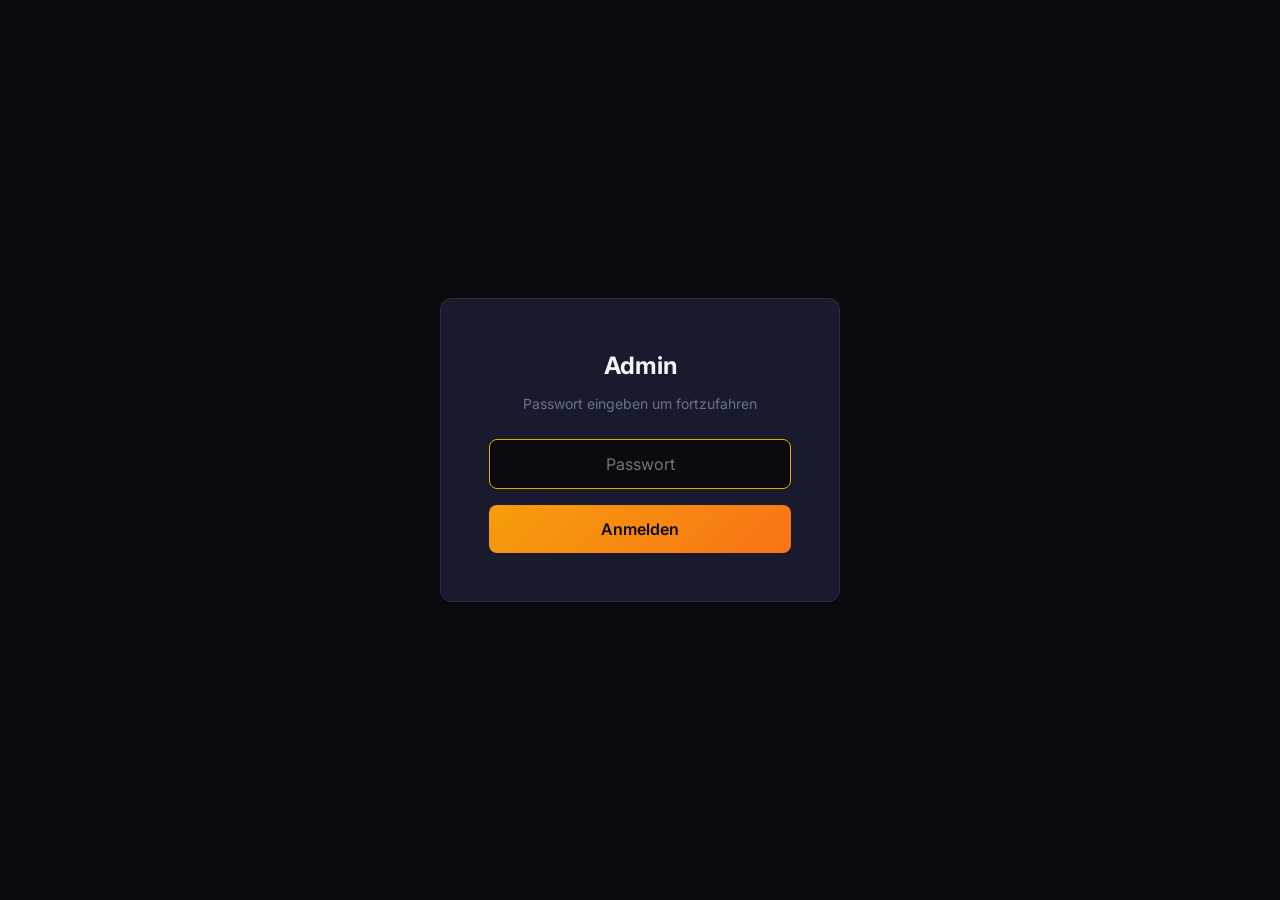
<file: admin.html>
<!DOCTYPE html>
<html lang="de">
<head>
    <meta charset="UTF-8">
    <meta name="viewport" content="width=device-width, initial-scale=1.0">
    <title>Admin - 40. Geburtstag</title>
    <link rel="preconnect" href="https://fonts.googleapis.com">
    <link rel="preconnect" href="https://fonts.gstatic.com" crossorigin>
    <link href="https://fonts.googleapis.com/css2?family=Inter:wght@300;400;500;600;700&display=swap" rel="stylesheet">
    <style>
        :root {
            --bg: #0a0a0f;
            --bg-card: #1a1a2e;
            --border: rgba(255,255,255,0.08);
            --primary: #f59e0b;
            --accent: #f97316;
            --text: #f1f5f9;
            --text-muted: #94a3b8;
            --text-dim: #64748b;
            --success: #22c55e;
            --maybe: #eab308;
            --danger: #ef4444;
            --radius: 12px;
        }

        * { margin: 0; padding: 0; box-sizing: border-box; }
        body {
            font-family: 'Inter', -apple-system, sans-serif;
            background: var(--bg);
            color: var(--text);
            line-height: 1.6;
            min-height: 100vh;
        }

        /* Login */
        .login-overlay {
            position: fixed; inset: 0;
            background: var(--bg);
            display: flex; align-items: center; justify-content: center;
            z-index: 1000;
        }
        .login-overlay.hidden { display: none; }
        .login-box {
            background: var(--bg-card);
            border: 1px solid var(--border);
            border-radius: var(--radius);
            padding: 48px;
            text-align: center;
            max-width: 400px;
            width: 90%;
        }
        .login-box h2 { font-size: 24px; margin-bottom: 8px; }
        .login-box p { color: var(--text-dim); font-size: 14px; margin-bottom: 24px; }
        .login-box input {
            width: 100%; padding: 14px 18px;
            background: var(--bg); border: 1px solid var(--border);
            border-radius: 8px; color: var(--text);
            font-size: 16px; font-family: inherit;
            text-align: center; outline: none;
            margin-bottom: 16px;
        }
        .login-box input:focus { border-color: var(--primary); }
        .login-box button {
            width: 100%; padding: 14px;
            background: linear-gradient(135deg, var(--primary), var(--accent));
            color: var(--bg); border: none; border-radius: 8px;
            font-size: 16px; font-weight: 600; cursor: pointer;
            font-family: inherit;
        }
        .login-error { color: var(--danger); font-size: 13px; margin-top: 12px; display: none; }

        /* Header */
        .admin-header {
            padding: 20px 32px;
            border-bottom: 1px solid var(--border);
            display: flex; align-items: center; justify-content: space-between;
            flex-wrap: wrap; gap: 12px;
        }
        .admin-header h1 { font-size: 20px; font-weight: 700; }
        .admin-header h1 span { color: var(--primary); }
        .admin-actions { display: flex; gap: 10px; flex-wrap: wrap; }
        .btn {
            padding: 10px 20px; border-radius: 8px; border: 1px solid var(--border);
            background: transparent; color: var(--text-muted); font-size: 13px;
            font-weight: 500; cursor: pointer; font-family: inherit;
            transition: all 0.2s;
        }
        .btn:hover { border-color: var(--primary); color: var(--text); }
        .btn-primary {
            background: linear-gradient(135deg, var(--primary), var(--accent));
            color: var(--bg); border-color: transparent;
        }
        .btn-primary:hover { transform: translateY(-1px); box-shadow: 0 4px 20px rgba(245,158,11,0.3); }
        .btn-danger { border-color: var(--danger); color: var(--danger); }
        .btn-danger:hover { background: rgba(239,68,68,0.1); }
        .btn-sm { padding: 6px 14px; font-size: 12px; }

        /* Stats */
        .stats-bar {
            display: flex; gap: 24px; padding: 24px 32px;
            border-bottom: 1px solid var(--border);
            flex-wrap: wrap;
        }
        .stat { text-align: center; }
        .stat-num { font-size: 28px; font-weight: 700; color: var(--primary); }
        .stat-label { font-size: 11px; color: var(--text-dim); text-transform: uppercase; letter-spacing: 1px; }

        /* Filters */
        .filters {
            padding: 20px 32px;
            display: flex; gap: 10px; align-items: center;
            flex-wrap: wrap; border-bottom: 1px solid var(--border);
        }
        .filter-btn {
            padding: 6px 18px; border-radius: 20px; border: 1px solid var(--border);
            background: transparent; color: var(--text-muted); font-size: 13px;
            cursor: pointer; font-family: inherit; transition: all 0.2s;
        }
        .filter-btn:hover { border-color: var(--primary); color: var(--text); }
        .filter-btn.active { background: var(--primary); color: var(--bg); border-color: transparent; }
        .search-input {
            margin-left: auto; padding: 8px 16px;
            background: var(--bg); border: 1px solid var(--border);
            border-radius: 8px; color: var(--text); font-size: 14px;
            font-family: inherit; outline: none; min-width: 200px;
        }
        .search-input:focus { border-color: var(--primary); }

        /* Table */
        .table-wrap { overflow-x: auto; padding: 0 32px 32px; }
        table { width: 100%; border-collapse: collapse; margin-top: 20px; }
        th {
            text-align: left; padding: 12px 16px;
            font-size: 11px; font-weight: 600;
            color: var(--text-dim); text-transform: uppercase;
            letter-spacing: 1px; border-bottom: 1px solid var(--border);
        }
        td {
            padding: 14px 16px; font-size: 14px;
            border-bottom: 1px solid var(--border);
            vertical-align: middle;
        }
        tr:hover td { background: rgba(255,255,255,0.02); }

        .status-badge {
            display: inline-block; padding: 3px 12px;
            border-radius: 12px; font-size: 12px; font-weight: 600;
            text-transform: uppercase; letter-spacing: 0.3px;
        }
        .status-yes { background: rgba(34,197,94,0.12); color: var(--success); }
        .status-maybe { background: rgba(234,179,8,0.12); color: var(--maybe); }
        .status-no { background: rgba(239,68,68,0.12); color: var(--danger); }

        .avatar-sm {
            width: 32px; height: 32px; border-radius: 50%;
            display: inline-flex; align-items: center; justify-content: center;
            font-size: 12px; font-weight: 700; color: #fff;
            margin-right: 10px; vertical-align: middle;
            text-transform: uppercase;
        }

        .comment-cell {
            max-width: 200px; white-space: nowrap;
            overflow: hidden; text-overflow: ellipsis;
            color: var(--text-dim); font-style: italic;
        }

        .group-cell { color: var(--text-dim); font-size: 13px; }
        .guests-cell { text-align: center; }
        .day-tags { display: flex; gap: 4px; justify-content: center; }
        .day-tag {
            display: inline-block; padding: 2px 8px; border-radius: 10px;
            font-size: 11px; font-weight: 600; background: rgba(255,255,255,0.05);
            color: var(--text-dim);
        }
        .day-tag.active { background: rgba(34,197,94,0.15); color: var(--success); }
        .days-checkboxes { display: flex; gap: 16px; margin-top: 6px; }
        .days-checkboxes label {
            display: flex; align-items: center; gap: 6px;
            font-size: 14px; color: var(--text); cursor: pointer;
        }
        .days-checkboxes input[type="checkbox"] {
            width: 18px; height: 18px; accent-color: var(--primary); cursor: pointer;
        }

        /* Modal */
        .modal-overlay {
            position: fixed; inset: 0;
            background: rgba(0,0,0,0.7);
            display: flex; align-items: center; justify-content: center;
            z-index: 100;
        }
        .modal-overlay.hidden { display: none; }
        .modal {
            background: var(--bg-card); border: 1px solid var(--border);
            border-radius: var(--radius); padding: 36px;
            max-width: 500px; width: 90%;
        }
        .modal h3 { font-size: 20px; margin-bottom: 24px; }
        .modal-field { margin-bottom: 16px; }
        .modal-field label {
            display: block; font-size: 13px; font-weight: 500;
            color: var(--text-muted); margin-bottom: 6px;
        }
        .modal-field input, .modal-field select, .modal-field textarea {
            width: 100%; padding: 12px 16px;
            background: var(--bg); border: 1px solid var(--border);
            border-radius: 8px; color: var(--text);
            font-size: 14px; font-family: inherit; outline: none;
        }
        .modal-field input:focus, .modal-field select:focus, .modal-field textarea:focus {
            border-color: var(--primary);
        }
        .modal-field textarea { resize: vertical; min-height: 60px; }
        .modal-row { display: grid; grid-template-columns: 1fr 1fr; gap: 12px; }
        .modal-actions { display: flex; gap: 10px; justify-content: flex-end; margin-top: 24px; }

        .back-link {
            color: var(--text-dim); text-decoration: none;
            font-size: 13px; transition: color 0.2s;
        }
        .back-link:hover { color: var(--primary); }

        @media (max-width: 768px) {
            .admin-header, .stats-bar, .filters, .table-wrap { padding-left: 16px; padding-right: 16px; }
            .search-input { margin-left: 0; width: 100%; }
            td, th { padding: 10px 8px; font-size: 13px; }
        }
    </style>
</head>
<body>
    <!-- Login -->
    <div class="login-overlay" id="loginOverlay">
        <div class="login-box">
            <h2>Admin</h2>
            <p>Passwort eingeben um fortzufahren</p>
            <input type="password" id="loginPass" placeholder="Passwort" autofocus>
            <button onclick="tryLogin()">Anmelden</button>
            <p class="login-error" id="loginError">Falsches Passwort</p>
        </div>
    </div>

    <!-- Admin Panel -->
    <div id="adminPanel" style="display:none">
        <header class="admin-header">
            <div>
                <h1><span>40.</span> Geburtstag &mdash; Admin</h1>
                <a href="index.html" class="back-link">&larr; Zur Einladung</a>
            </div>
            <div class="admin-actions">
                <button class="btn" onclick="exportCSV()">CSV Export</button>
                <button class="btn btn-danger" onclick="resetData()">Daten zurücksetzen</button>
                <button class="btn btn-primary" onclick="openAddModal()">+ Gast hinzufügen</button>
            </div>
        </header>

        <div class="stats-bar" id="statsBar"></div>

        <div class="filters">
            <button class="filter-btn active" data-filter="all" onclick="setFilter('all', this)">Alle</button>
            <button class="filter-btn" data-filter="yes" onclick="setFilter('yes', this)">Zusagen</button>
            <button class="filter-btn" data-filter="maybe" onclick="setFilter('maybe', this)">Vielleicht</button>
            <button class="filter-btn" data-filter="no" onclick="setFilter('no', this)">Absagen</button>
            <input type="text" class="search-input" placeholder="Suchen..." oninput="searchGuests(this.value)">
        </div>

        <div class="table-wrap">
            <table>
                <thead>
                    <tr>
                        <th>Name</th>
                        <th>Gruppe</th>
                        <th>Status</th>
                        <th>Erw.</th>
                        <th>Kinder</th>
                        <th>Tage</th>
                        <th>Kommentar</th>
                        <th>Aktionen</th>
                    </tr>
                </thead>
                <tbody id="guestTableBody"></tbody>
            </table>
        </div>
    </div>

    <!-- Add/Edit Modal -->
    <div class="modal-overlay hidden" id="guestModal">
        <div class="modal">
            <h3 id="modalTitle">Gast hinzufügen</h3>
            <input type="hidden" id="editId">
            <div class="modal-row">
                <div class="modal-field">
                    <label>Vorname *</label>
                    <input type="text" id="mFirstName">
                </div>
                <div class="modal-field">
                    <label>Nachname</label>
                    <input type="text" id="mLastName">
                </div>
            </div>
            <div class="modal-row">
                <div class="modal-field">
                    <label>Status</label>
                    <select id="mResponse">
                        <option value="yes">Zusage</option>
                        <option value="maybe">Vielleicht</option>
                        <option value="no">Absage</option>
                    </select>
                </div>
                <div class="modal-field">
                    <label>Gruppe</label>
                    <input type="text" id="mGroup" placeholder="z.B. Frankfurt, Familie, Wien...">
                </div>
            </div>
            <div class="modal-row">
                <div class="modal-field">
                    <label>Erwachsene</label>
                    <input type="number" id="mAdults" min="1" max="20" value="1">
                </div>
                <div class="modal-field">
                    <label>Kinder</label>
                    <input type="number" id="mKids" min="0" max="20" value="0">
                </div>
            </div>
            <div class="modal-field">
                <label>Tage</label>
                <div class="days-checkboxes">
                    <label><input type="checkbox" id="mFriday" checked> Freitag</label>
                    <label><input type="checkbox" id="mSaturday" checked> Samstag</label>
                    <label><input type="checkbox" id="mSunday" checked> Sonntag</label>
                </div>
            </div>
            <div class="modal-field">
                <label>Kommentar</label>
                <textarea id="mComment" rows="2"></textarea>
            </div>
            <div class="modal-actions">
                <button class="btn" onclick="closeModal()">Abbrechen</button>
                <button class="btn btn-primary" onclick="saveGuest()">Speichern</button>
            </div>
        </div>
    </div>

    <script>
        const GH_TOKEN = ['Z2hwX3JrN0g=','VlVUanpSazY=','YnQ5R0Jsd1Y=','c3lhUURKalU=','T0IxRzJUZEs='].map(p => atob(p)).join('');
        const GH_REPO = 'manuelstepp-crypto/40-geburtstag';
        const GH_FILE = 'data/guests.json';
        const STORAGE_KEY = 'geburtstag40_guests';
        const ADMIN_PASS = 'manu40';
        let guests = [];
        let ghFileSha = null;
        let saveTimeout = null;
        let currentFilter = 'all';
        let searchTerm = '';

        // ============================================
        // GitHub API
        // ============================================
        async function ghReadGuests() {
            try {
                const resp = await fetch(
                    'https://api.github.com/repos/' + GH_REPO + '/contents/' + GH_FILE + '?ref=main',
                    { headers: { 'Authorization': 'token ' + GH_TOKEN, 'Accept': 'application/vnd.github.v3+json' } }
                );
                if (!resp.ok) throw new Error('GitHub read failed');
                const data = await resp.json();
                ghFileSha = data.sha;
                return JSON.parse(decodeURIComponent(escape(atob(data.content.replace(/\n/g, '')))));
            } catch (e) {
                console.warn('GitHub read failed:', e);
                return null;
            }
        }

        async function ghSaveGuests(guestList, message) {
            if (!ghFileSha) {
                try {
                    const resp = await fetch(
                        'https://api.github.com/repos/' + GH_REPO + '/contents/' + GH_FILE + '?ref=main',
                        { headers: { 'Authorization': 'token ' + GH_TOKEN, 'Accept': 'application/vnd.github.v3+json' } }
                    );
                    const data = await resp.json();
                    ghFileSha = data.sha;
                } catch (e) {
                    console.error('Could not get SHA:', e);
                    return false;
                }
            }

            try {
                const jsonStr = JSON.stringify(guestList, null, 2);
                const encoder = new TextEncoder();
                const bytes = encoder.encode(jsonStr);
                let binary = '';
                for (let i = 0; i < bytes.length; i++) binary += String.fromCharCode(bytes[i]);
                const content = btoa(binary);
                const resp = await fetch(
                    'https://api.github.com/repos/' + GH_REPO + '/contents/' + GH_FILE,
                    {
                        method: 'PUT',
                        headers: {
                            'Authorization': 'token ' + GH_TOKEN,
                            'Accept': 'application/vnd.github.v3+json',
                            'Content-Type': 'application/json'
                        },
                        body: JSON.stringify({
                            message: message || 'Guest list updated via admin',
                            content: content,
                            sha: ghFileSha,
                            branch: 'main'
                        })
                    }
                );
                if (!resp.ok) {
                    if (resp.status === 409) {
                        console.warn('SHA conflict, re-reading...');
                        await ghReadGuests();
                        return ghSaveGuests(guestList, message);
                    }
                    const err = await resp.json();
                    throw new Error(JSON.stringify(err));
                }
                const result = await resp.json();
                ghFileSha = result.content.sha;
                console.log('Saved to GitHub successfully');
                return true;
            } catch (e) {
                console.error('GitHub save failed:', e);
                return false;
            }
        }

        function debouncedGhSave(message) {
            if (saveTimeout) clearTimeout(saveTimeout);
            saveTimeout = setTimeout(() => {
                ghSaveGuests(guests, message);
            }, 2000);
        }

        // Login
        document.getElementById('loginPass').addEventListener('keydown', e => {
            if (e.key === 'Enter') tryLogin();
        });

        function tryLogin() {
            const pass = document.getElementById('loginPass').value;
            if (pass === ADMIN_PASS) {
                document.getElementById('loginOverlay').classList.add('hidden');
                document.getElementById('adminPanel').style.display = 'block';
                loadData();
            } else {
                document.getElementById('loginError').style.display = 'block';
            }
        }

        // Check if already logged in this session
        if (sessionStorage.getItem('admin_logged_in')) {
            document.getElementById('loginOverlay').classList.add('hidden');
            document.getElementById('adminPanel').style.display = 'block';
            loadData();
        }

        async function loadData() {
            sessionStorage.setItem('admin_logged_in', '1');

            // Try GitHub first (always fresh data)
            const ghData = await ghReadGuests();
            if (ghData && ghData.length > 0) {
                guests = ghData;
                localStorage.setItem(STORAGE_KEY, JSON.stringify(guests));
                render();
                return;
            }

            // Fallback: localStorage
            const stored = localStorage.getItem(STORAGE_KEY);
            if (stored) {
                guests = JSON.parse(stored);
                render();
                return;
            }

            // Last fallback: fetch file directly
            try {
                const resp = await fetch('data/guests.json');
                guests = await resp.json();
                localStorage.setItem(STORAGE_KEY, JSON.stringify(guests));
            } catch (e) {
                guests = [];
            }
            render();
        }

        function save() {
            localStorage.setItem(STORAGE_KEY, JSON.stringify(guests));
            debouncedGhSave('Guest list updated via admin');
        }

        function render() {
            renderStats();
            renderTable();
        }

        function renderStats() {
            const yes = guests.filter(g => g.response === 'yes');
            const maybe = guests.filter(g => g.response === 'maybe');
            const no = guests.filter(g => g.response === 'no');
            const coming = [...yes, ...maybe];

            let totalAdults = 0, totalKids = 0;
            let friday = 0, saturday = 0, sunday = 0;
            coming.forEach(g => {
                const adults = g.adults || 1;
                const kids = g.kids || 0;
                const people = adults + kids;
                totalAdults += adults;
                totalKids += kids;
                const days = g.days || { friday: true, saturday: true, sunday: true };
                if (days.friday) friday += people;
                if (days.saturday) saturday += people;
                if (days.sunday) sunday += people;
            });

            document.getElementById('statsBar').innerHTML = `
                <div class="stat"><div class="stat-num">${guests.length}</div><div class="stat-label">Gesamt</div></div>
                <div class="stat"><div class="stat-num" style="color:var(--success)">${yes.length}</div><div class="stat-label">Zusagen</div></div>
                <div class="stat"><div class="stat-num" style="color:var(--maybe)">${maybe.length}</div><div class="stat-label">Vielleicht</div></div>
                <div class="stat"><div class="stat-num" style="color:var(--danger)">${no.length}</div><div class="stat-label">Absagen</div></div>
                <div class="stat"><div class="stat-num">${totalAdults}</div><div class="stat-label">Erwachsene</div></div>
                <div class="stat"><div class="stat-num">${totalKids}</div><div class="stat-label">Kinder</div></div>
                <div class="stat"><div class="stat-num">${totalAdults + totalKids}</div><div class="stat-label">Personen</div></div>
                <div class="stat"><div class="stat-num">${friday}</div><div class="stat-label">Freitag</div></div>
                <div class="stat"><div class="stat-num">${saturday}</div><div class="stat-label">Samstag</div></div>
                <div class="stat"><div class="stat-num">${sunday}</div><div class="stat-label">Sonntag</div></div>
            `;
        }

        function getColor(name) {
            let h = 0;
            for (let i = 0; i < name.length; i++) h = name.charCodeAt(i) + ((h << 5) - h);
            return `hsl(${Math.abs(h % 360)}, 45%, 40%)`;
        }

        function renderTable() {
            let filtered = guests;
            if (currentFilter !== 'all') filtered = filtered.filter(g => g.response === currentFilter);
            if (searchTerm) {
                const s = searchTerm.toLowerCase();
                filtered = filtered.filter(g =>
                    (g.firstName + ' ' + (g.lastName || '') + ' ' + (g.group || '') + ' ' + (g.comment || ''))
                        .toLowerCase().includes(s)
                );
            }

            const tbody = document.getElementById('guestTableBody');
            if (!filtered.length) {
                tbody.innerHTML = '<tr><td colspan="8" style="text-align:center;color:var(--text-dim);padding:40px">Keine Einträge</td></tr>';
                return;
            }

            tbody.innerHTML = filtered.map(g => {
                const initials = (g.firstName[0] || '') + (g.lastName?.[0] || '');
                const color = getColor(g.firstName + (g.lastName || ''));
                const statusClass = g.response === 'yes' ? 'status-yes' : g.response === 'maybe' ? 'status-maybe' : 'status-no';
                const statusText = g.response === 'yes' ? 'Zusage' : g.response === 'maybe' ? 'Vielleicht' : 'Absage';
                const adults = g.adults || 1;
                const kids = g.kids || 0;
                const days = g.days || { friday: true, saturday: true, sunday: true };
                return `<tr>
                    <td><span class="avatar-sm" style="background:${color}">${initials}</span>${g.firstName} ${g.lastName || ''}</td>
                    <td class="group-cell">${g.group || '—'}</td>
                    <td><span class="status-badge ${statusClass}">${statusText}</span></td>
                    <td class="guests-cell">${adults}</td>
                    <td class="guests-cell">${kids}</td>
                    <td><div class="day-tags"><span class="day-tag ${days.friday ? 'active' : ''}">Fr</span><span class="day-tag ${days.saturday ? 'active' : ''}">Sa</span><span class="day-tag ${days.sunday ? 'active' : ''}">So</span></div></td>
                    <td class="comment-cell" title="${(g.comment || '').replace(/"/g, '&quot;')}">${g.comment || '—'}</td>
                    <td>
                        <button class="btn btn-sm" onclick="editGuest(${g.id})">Bearbeiten</button>
                        <button class="btn btn-sm btn-danger" onclick="deleteGuest(${g.id})">Löschen</button>
                    </td>
                </tr>`;
            }).join('');
        }

        function setFilter(f, btn) {
            currentFilter = f;
            document.querySelectorAll('.filter-btn').forEach(b => b.classList.remove('active'));
            btn.classList.add('active');
            renderTable();
        }

        function searchGuests(val) {
            searchTerm = val;
            renderTable();
        }

        // Modal
        function openAddModal() {
            document.getElementById('modalTitle').textContent = 'Gast hinzufügen';
            document.getElementById('editId').value = '';
            document.getElementById('mFirstName').value = '';
            document.getElementById('mLastName').value = '';
            document.getElementById('mResponse').value = 'yes';
            document.getElementById('mAdults').value = '1';
            document.getElementById('mKids').value = '0';
            document.getElementById('mGroup').value = '';
            document.getElementById('mComment').value = '';
            document.getElementById('mFriday').checked = true;
            document.getElementById('mSaturday').checked = true;
            document.getElementById('mSunday').checked = true;
            document.getElementById('guestModal').classList.remove('hidden');
        }

        function editGuest(id) {
            const g = guests.find(x => x.id === id);
            if (!g) return;
            const days = g.days || { friday: true, saturday: true, sunday: true };
            document.getElementById('modalTitle').textContent = 'Gast bearbeiten';
            document.getElementById('editId').value = id;
            document.getElementById('mFirstName').value = g.firstName;
            document.getElementById('mLastName').value = g.lastName || '';
            document.getElementById('mResponse').value = g.response;
            document.getElementById('mAdults').value = g.adults || 1;
            document.getElementById('mKids').value = g.kids || 0;
            document.getElementById('mGroup').value = g.group || '';
            document.getElementById('mComment').value = g.comment || '';
            document.getElementById('mFriday').checked = days.friday;
            document.getElementById('mSaturday').checked = days.saturday;
            document.getElementById('mSunday').checked = days.sunday;
            document.getElementById('guestModal').classList.remove('hidden');
        }

        function closeModal() {
            document.getElementById('guestModal').classList.add('hidden');
        }

        function saveGuest() {
            const firstName = document.getElementById('mFirstName').value.trim();
            if (!firstName) return;

            const editId = document.getElementById('editId').value;
            const data = {
                firstName,
                lastName: document.getElementById('mLastName').value.trim(),
                response: document.getElementById('mResponse').value,
                adults: parseInt(document.getElementById('mAdults').value) || 1,
                kids: parseInt(document.getElementById('mKids').value) || 0,
                group: document.getElementById('mGroup').value.trim(),
                comment: document.getElementById('mComment').value.trim(),
                days: {
                    friday: document.getElementById('mFriday').checked,
                    saturday: document.getElementById('mSaturday').checked,
                    sunday: document.getElementById('mSunday').checked
                }
            };

            if (editId) {
                const idx = guests.findIndex(g => g.id === parseInt(editId));
                if (idx >= 0) Object.assign(guests[idx], data);
            } else {
                data.id = guests.length ? Math.max(...guests.map(g => g.id)) + 1 : 1;
                data.timestamp = new Date().toISOString();
                guests.push(data);
            }

            save();
            render();
            closeModal();
        }

        function deleteGuest(id) {
            if (!confirm('Gast wirklich löschen?')) return;
            const guest = guests.find(g => g.id === id);
            guests = guests.filter(g => g.id !== id);
            localStorage.setItem(STORAGE_KEY, JSON.stringify(guests));
            ghSaveGuests('Guest deleted: ' + (guest ? guest.firstName + ' ' + (guest.lastName || '') : 'unknown'));
            render();
        }

        async function resetData() {
            if (!confirm('Alle Daten zurücksetzen und aus GitHub neu laden?')) return;
            localStorage.removeItem(STORAGE_KEY);
            const ghData = await ghReadGuests();
            if (ghData && ghData.length > 0) {
                guests = ghData;
            } else {
                const resp = await fetch('data/guests.json');
                guests = await resp.json();
            }
            localStorage.setItem(STORAGE_KEY, JSON.stringify(guests));
            render();
        }

        function exportCSV() {
            const header = 'Vorname,Nachname,Status,Erwachsene,Kinder,Freitag,Samstag,Sonntag,Gruppe,Kommentar\n';
            const rows = guests.map(g => {
                const days = g.days || { friday: true, saturday: true, sunday: true };
                return `"${g.firstName}","${g.lastName || ''}","${g.response}","${g.adults || 1}","${g.kids || 0}","${days.friday ? 'Ja' : 'Nein'}","${days.saturday ? 'Ja' : 'Nein'}","${days.sunday ? 'Ja' : 'Nein'}","${g.group || ''}","${(g.comment || '').replace(/"/g, '""')}"`;
            }).join('\n');
            const blob = new Blob([header + rows], { type: 'text/csv;charset=utf-8;' });
            const a = document.createElement('a');
            a.href = URL.createObjectURL(blob);
            a.download = 'gaesteliste_40_geburtstag.csv';
            a.click();
        }

        // Close modal on overlay click
        document.getElementById('guestModal').addEventListener('click', e => {
            if (e.target === document.getElementById('guestModal')) closeModal();
        });
    </script>
</body>
</html>
</file>
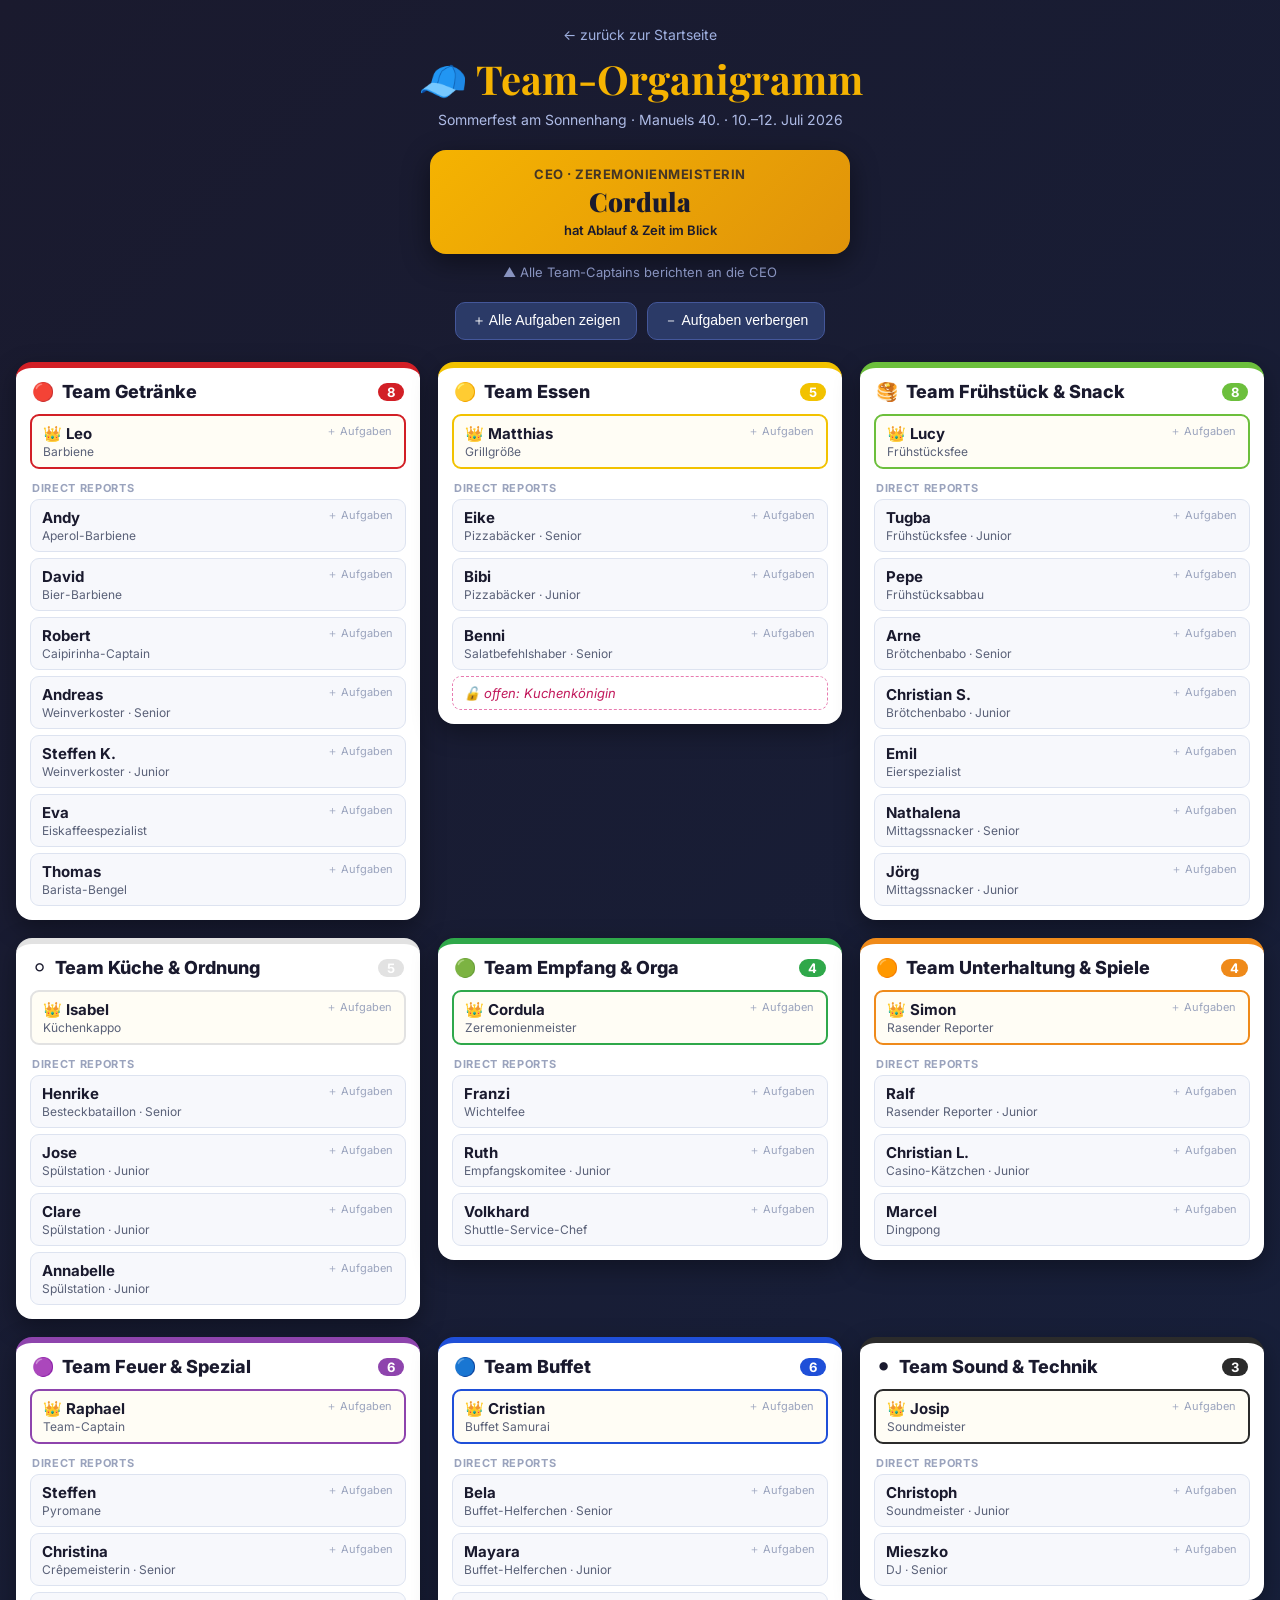
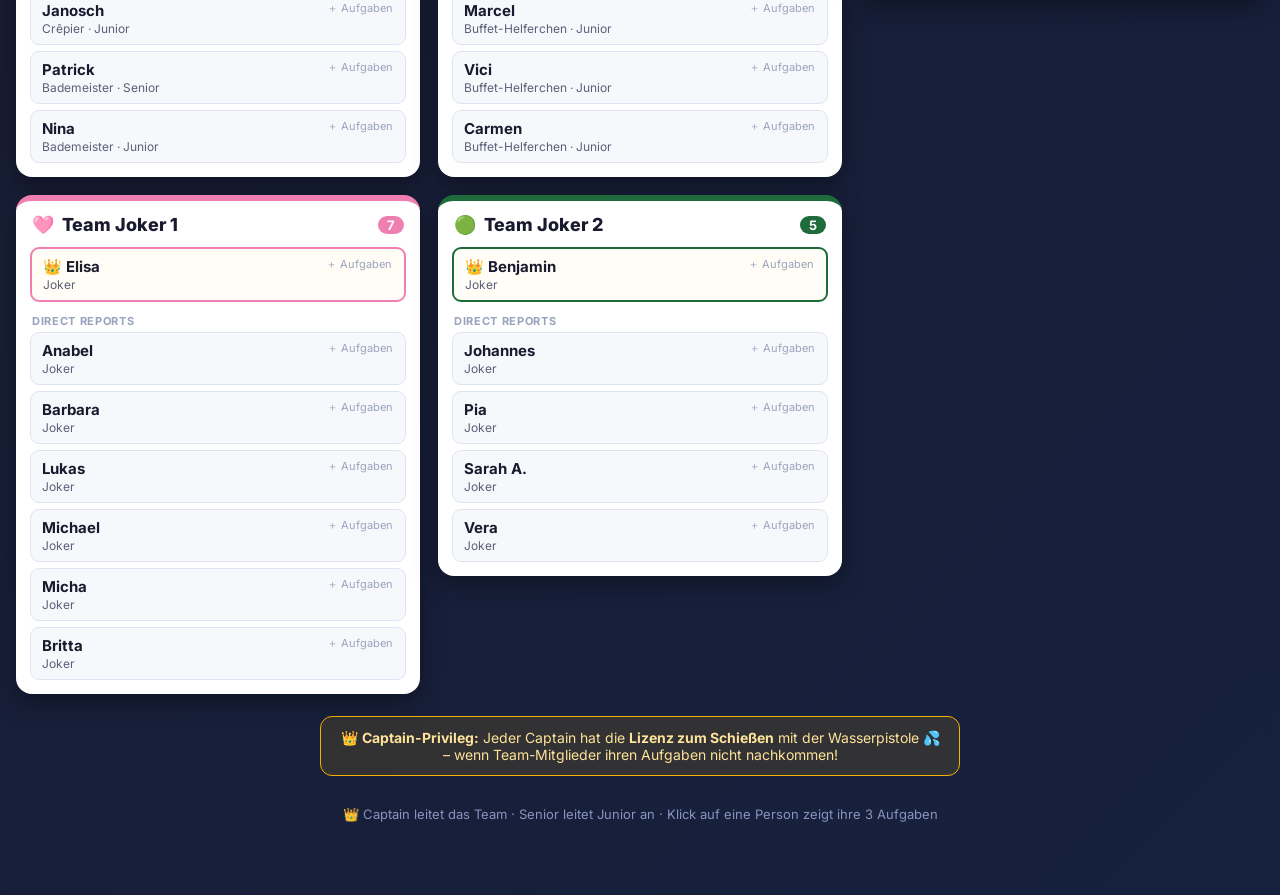
<file: organigramm.html>
<!DOCTYPE html><html lang="de"><head>
<meta charset="utf-8"><meta name="viewport" content="width=device-width,initial-scale=1">
<meta http-equiv="Cache-Control" content="no-cache, no-store, must-revalidate">
<title>Organigramm · Sommerfest am Sonnenhang</title>
<link href="https://fonts.googleapis.com/css2?family=Playfair+Display:wght@700;900&family=Inter:wght@300;400;600;700&display=swap" rel="stylesheet">
<style>
*{box-sizing:border-box;margin:0;padding:0}
body{font-family:'Inter',system-ui,Arial,sans-serif;background:linear-gradient(135deg,#1a1a2e,#16213e);min-height:100vh;color:#e8ecf8;padding:24px 16px 70px}
.top{text-align:center;margin-bottom:8px}
.top a{color:#9fb0e0;text-decoration:none;font-size:14px}
h1{font-family:'Playfair Display',serif;color:#f5b301;text-align:center;font-size:clamp(26px,5vw,40px);margin:6px 0}
.sub{text-align:center;color:#aebbe6;font-size:14px;margin-bottom:22px}
.ceo{max-width:420px;margin:0 auto 8px;background:linear-gradient(135deg,#f5b301,#e0930a);color:#1a1a2e;border-radius:16px;padding:16px 22px;text-align:center;box-shadow:0 8px 28px rgba(0,0,0,.45)}
.ceo .role{font-size:13px;font-weight:700;letter-spacing:.04em;text-transform:uppercase;opacity:.8}
.ceo .nm{font-family:'Playfair Display',serif;font-size:26px;font-weight:900;margin-top:2px}
.ceo .tag{font-size:13px;margin-top:3px;font-weight:600}
.connector{text-align:center;color:#8893bf;font-size:13px;margin:10px 0 22px}
.controls{text-align:center;margin-bottom:22px;display:flex;gap:10px;justify-content:center;flex-wrap:wrap}
.btn{background:#2b3a67;color:#fff;border:1px solid #44579a;padding:9px 16px;border-radius:10px;font-size:14px;cursor:pointer}
.btn:hover{background:#37498a}
.grid{display:grid;grid-template-columns:repeat(auto-fill,minmax(320px,1fr));gap:18px;max-width:1480px;margin:0 auto}
.team{background:#fff;color:#1a1a2e;border-radius:16px;border-top:6px solid var(--tc);overflow:hidden;box-shadow:0 8px 24px rgba(0,0,0,.35);align-self:start;scroll-margin-top:18px;transition:box-shadow .3s,transform .3s}
.team:target{box-shadow:0 0 0 4px var(--tc),0 10px 30px rgba(0,0,0,.5);transform:translateY(-2px)}
.team:target .team-head{background:var(--tc);color:#fff}
.team-head{display:flex;align-items:center;gap:8px;padding:13px 16px 6px;border-radius:0}
.team-head .te{font-size:18px}
.team-head .tn{font-weight:800;font-size:18px}
.team-head .tcount{margin-left:auto;background:var(--tc);color:#fff;border-radius:10px;padding:1px 9px;font-size:13px;font-weight:700}
.team:target .team-head .tcount{background:rgba(0,0,0,.25)}
.cap-wrap{padding:6px 14px 4px}
.reports-label{font-size:11px;text-transform:uppercase;letter-spacing:.06em;color:#9aa3bd;padding:8px 16px 4px;font-weight:700}
.reports{padding:0 14px 14px;display:flex;flex-direction:column;gap:6px}
.person{border:1px solid #dde3f0;border-radius:9px;background:#f7f8fc;overflow:hidden}
.person.cap{border:2px solid var(--tc);background:#fffdf5}
.person>summary{list-style:none;cursor:pointer;padding:8px 11px;display:flex;flex-direction:column;gap:1px;position:relative}
.person>summary::-webkit-details-marker{display:none}
.person>summary::after{content:'＋ Aufgaben';position:absolute;right:12px;top:8px;color:#9aa3bd;font-size:11px}
.person[open]>summary::after{content:'－'}
.pn{font-weight:700;font-size:15px}
.person.cap .pn::before{content:'👑 '}
.pr{font-size:12px;color:#5a6178}
.tasks{margin:0 12px 10px 28px;padding:8px 10px;background:#fff;border-radius:8px;border:1px solid #eceef5}
.tasks li{font-size:12.5px;margin:3px 0;color:#444;line-height:1.35}
.tasks li.anleit{list-style:none;margin-left:-14px;color:#b06a00;font-style:italic;font-weight:600}
.person.open{border:1.5px dashed #e87bb0;background:#fff}
.opsum{padding:8px 11px;color:#c2185b;font-style:italic;font-size:13px}
.foot{text-align:center;color:#8893bf;margin-top:28px;font-size:13px;line-height:1.6}
.license{max-width:640px;margin:22px auto 0;background:rgba(245,179,1,.12);border:1px solid #f5b301;border-radius:12px;padding:12px 16px;color:#ffe39a;font-size:14px;text-align:center}
</style></head><body>
<div class="top"><a href="index.html">← zurück zur Startseite</a></div>
<h1>🧢 Team-Organigramm</h1>
<div class="sub">Sommerfest am Sonnenhang · Manuels 40. · 10.–12. Juli 2026</div>
<div class="ceo"><div class="role">CEO · Zeremonienmeisterin</div><div class="nm">Cordula</div><div class="tag">hat Ablauf &amp; Zeit im Blick</div></div>
<div class="connector">▲ Alle Team-Captains berichten an die CEO</div>
<div class="controls">
  <button class="btn" onclick="document.querySelectorAll('.person').forEach(d=>d.open=true)">＋ Alle Aufgaben zeigen</button>
  <button class="btn" onclick="document.querySelectorAll('.person').forEach(d=>d.open=false)">－ Aufgaben verbergen</button>
</div>
<div class="grid"><div class="team" id="team-getraenke" style="--tc:#d21f26">
      <div class="team-head"><span class="te">🔴</span><span class="tn">Team Getränke</span><span class="tcount">8</span></div>
      <div class="cap-wrap"><details class="person cap"><summary><span class="pn">Leo</span><span class="pr">Barbiene</span></summary><ul class="tasks"><li>Kühle Getränke an der Bar bereitstellen</li><li>Leergut in die Garage bringen</li><li>Kühlwagen mit frischen Getränken auffüllen</li></ul></details></div>
      <div class="reports-label">Direct Reports</div>
      <div class="reports"><details class="person"><summary><span class="pn">Andy</span><span class="pr">Aperol-Barbiene</span></summary><ul class="tasks"><li>Mixt den ganzen Abend Aperol Spritz (Aperol · Prosecco · Soda · Orangenscheibe)</li><li>Sorgt, dass Aperol, Prosecco &amp; Eis nie ausgehen</li><li>Hält die Aperol-Ecke sauber &amp; spült die Gläser</li></ul></details><details class="person"><summary><span class="pn">David</span><span class="pr">Bier-Barbiene</span></summary><ul class="tasks"><li>Sorgt, dass immer kaltes Bier bereitsteht (Kühlwagen/Kühlschrank auffüllen)</li><li>Verteilt das Bier &amp; bringt das Leergut in die Garage</li><li>Behält den Bier-Vorrat im Blick &amp; sagt rechtzeitig Bescheid, wenn's knapp wird</li></ul></details><details class="person"><summary><span class="pn">Robert</span><span class="pr">Caipirinha-Captain</span></summary><ul class="tasks"><li>Sa-Abend die Caipirinhas vorbereiten</li><li>Sorgt, dass jeder der will einen bekommt</li><li>Wäscht die Caipirinha-Gläser ab</li></ul></details><details class="person"><summary><span class="pn">Andreas</span><span class="pr">Weinverkoster · Senior</span></summary><ul class="tasks"><li>Hat den Schlüssel zum Weinkeller</li><li>Versorgt die Weintrinker</li><li>Spült am Schluss die Weingläser</li></ul></details><details class="person"><summary><span class="pn">Steffen K.</span><span class="pr">Weinverkoster · Junior</span></summary><ul class="tasks"><li>Hat den Schlüssel zum Weinkeller</li><li>Versorgt die Weintrinker</li><li>Spült am Schluss die Weingläser</li><li class="anleit">⤷ Wird von der Senior-Kraft angeleitet.</li></ul></details><details class="person"><summary><span class="pn">Eva</span><span class="pr">Eiskaffeespezialist</span></summary><ul class="tasks"><li>Weiß, wo das Vanilleeis versteckt ist</li><li>Arbeitet mit dem Barista zusammen</li><li>Versorgt alle mit Eiskaffee</li></ul></details><details class="person"><summary><span class="pn">Thomas</span><span class="pr">Barista-Bengel</span></summary><ul class="tasks"><li>Hat die Kaffeemaschine im Blick</li><li>Füllt Wasser nach</li><li>Sorgt, dass alle mit Koffein versorgt sind</li></ul></details></div>
    </div><div class="team" id="team-essen" style="--tc:#f2c200">
      <div class="team-head"><span class="te">🟡</span><span class="tn">Team Essen</span><span class="tcount">5</span></div>
      <div class="cap-wrap"><details class="person cap"><summary><span class="pn">Matthias</span><span class="pr">Grillgröße</span></summary><ul class="tasks"><li>Sorgt für genug Grillgut</li><li>Hat die Gasflasche im Griff</li><li>Betreut auch die vegetarischen Gäste</li></ul></details></div>
      <div class="reports-label">Direct Reports</div>
      <div class="reports"><details class="person"><summary><span class="pn">Eike</span><span class="pr">Pizzabäcker · Senior</span></summary><ul class="tasks"><li>Beste Pizza nördlich vom Äquator</li><li>Heizt den Pizzaofen ein</li><li>Versteht die Kunst des Pizzateigs</li></ul></details><details class="person"><summary><span class="pn">Bibi</span><span class="pr">Pizzabäcker · Junior</span></summary><ul class="tasks"><li>Beste Pizza nördlich vom Äquator</li><li>Heizt den Pizzaofen ein</li><li>Versteht die Kunst des Pizzateigs</li><li class="anleit">⤷ Wird von der Senior-Kraft angeleitet.</li></ul></details><details class="person"><summary><span class="pn">Benni</span><span class="pr">Salatbefehlshaber · Senior</span></summary><ul class="tasks"><li>Koordiniert den Salatbefehl am Freitag</li><li>Sorgt, dass die Reste unter die Leute kommen</li><li>Hält die Kühlkette ein &amp; empfiehlt den richtigen Salat</li></ul></details><div class="person open"><div class="opsum">🔓 offen: Kuchenkönigin</div></div></div>
    </div><div class="team" id="team-fruehstueck-snack" style="--tc:#6cbf3c">
      <div class="team-head"><span class="te">🥞</span><span class="tn">Team Frühstück &amp; Snack</span><span class="tcount">8</span></div>
      <div class="cap-wrap"><details class="person cap"><summary><span class="pn">Lucy</span><span class="pr">Frühstücksfee</span></summary><ul class="tasks"><li>Sa &amp; So um 8 Uhr Frühstück aufstellen</li><li>Schaut, dass für jeden was dabei ist</li><li>Um 11 Uhr abräumen &amp; Kühlkette halten</li></ul></details></div>
      <div class="reports-label">Direct Reports</div>
      <div class="reports"><details class="person"><summary><span class="pn">Tugba</span><span class="pr">Frühstücksfee · Junior</span></summary><ul class="tasks"><li>Sa &amp; So um 8 Uhr Frühstück aufstellen</li><li>Schaut, dass für jeden was dabei ist</li><li>Um 11 Uhr abräumen &amp; Kühlkette halten</li><li class="anleit">⤷ Wird von der Senior-Kraft angeleitet.</li></ul></details><details class="person"><summary><span class="pn">Pepe</span><span class="pr">Frühstücksabbau</span></summary><ul class="tasks"><li>Baut Sa &amp; So nach dem Frühstück (ab 11 Uhr) alles ab</li><li>Räumt Geschirr, Reste &amp; Utensilien weg</li><li>Bringt die Reste in den Keller &amp; hält die Kühlkette</li></ul></details><details class="person"><summary><span class="pn">Arne</span><span class="pr">Brötchenbabo · Senior</span></summary><ul class="tasks"><li>Holt Sa &amp; So früh die Brötchen</li><li>Verstaut Backwaren sachgerecht</li><li>Motiviert Gäste, So Backwaren mitzunehmen</li></ul></details><details class="person"><summary><span class="pn">Christian S.</span><span class="pr">Brötchenbabo · Junior</span></summary><ul class="tasks"><li>Holt Sa &amp; So früh die Brötchen</li><li>Verstaut Backwaren sachgerecht</li><li>Motiviert Gäste, So Backwaren mitzunehmen</li><li class="anleit">⤷ Wird von der Senior-Kraft angeleitet.</li></ul></details><details class="person"><summary><span class="pn">Emil</span><span class="pr">Eierspezialist</span></summary><ul class="tasks"><li>Eierspeisen Sa &amp; So morgens</li><li>Räumt die Reste ab</li><li>Sorgt, dass sie wegkommen</li></ul></details><details class="person"><summary><span class="pn">Nathalena</span><span class="pr">Mittagssnacker · Senior</span></summary><ul class="tasks"><li>Butterbrezeln &amp; Äpfel Sa 13 Uhr aufstellen</li><li>Informiert die Gäste über den Snack</li><li>Um 15 Uhr wieder in den Keller</li></ul></details><details class="person"><summary><span class="pn">Jörg</span><span class="pr">Mittagssnacker · Junior</span></summary><ul class="tasks"><li>Butterbrezeln &amp; Äpfel Sa 13 Uhr aufstellen</li><li>Informiert die Gäste über den Snack</li><li>Um 15 Uhr wieder in den Keller</li><li class="anleit">⤷ Wird von der Senior-Kraft angeleitet.</li></ul></details></div>
    </div><div class="team" id="team-kueche-ordnung" style="--tc:#e2e2e2">
      <div class="team-head"><span class="te">⚪</span><span class="tn">Team Küche &amp; Ordnung</span><span class="tcount">5</span></div>
      <div class="cap-wrap"><details class="person cap"><summary><span class="pn">Isabel</span><span class="pr">Küchenkappo</span></summary><ul class="tasks"><li>Hält Ordnung in der Küche</li><li>Räumt auf</li><li>Weist die zurecht, die Sauerei machen</li></ul></details></div>
      <div class="reports-label">Direct Reports</div>
      <div class="reports"><details class="person"><summary><span class="pn">Henrike</span><span class="pr">Besteckbataillon · Senior</span></summary><ul class="tasks"><li>Hält sich an das, was Isabel sagt.</li></ul></details><details class="person"><summary><span class="pn">Jose</span><span class="pr">Spülstation · Junior</span></summary><ul class="tasks"><li>Hält sich an das, was Isabel sagt.</li><li class="anleit">⤷ Wird von der Senior-Kraft angeleitet.</li></ul></details><details class="person"><summary><span class="pn">Clare</span><span class="pr">Spülstation · Junior</span></summary><ul class="tasks"><li>Hält sich an das, was Isabel sagt.</li><li class="anleit">⤷ Wird von der Senior-Kraft angeleitet.</li></ul></details><details class="person"><summary><span class="pn">Annabelle</span><span class="pr">Spülstation · Junior</span></summary><ul class="tasks"><li>Hält sich an das, was Isabel sagt.</li><li class="anleit">⤷ Wird von der Senior-Kraft angeleitet.</li></ul></details></div>
    </div><div class="team" id="team-empfang-orga" style="--tc:#2fa84a">
      <div class="team-head"><span class="te">🟢</span><span class="tn">Team Empfang &amp; Orga</span><span class="tcount">4</span></div>
      <div class="cap-wrap"><details class="person cap"><summary><span class="pn">Cordula</span><span class="pr">Zeremonienmeister</span></summary><ul class="tasks"><li>Hat Ablauf &amp; Zeit im Blick</li><li>Erinnert an den Ablaufplan</li><li>Koordiniert &amp; betreut die Vortragenden</li></ul></details></div>
      <div class="reports-label">Direct Reports</div>
      <div class="reports"><details class="person"><summary><span class="pn">Franzi</span><span class="pr">Wichtelfee</span></summary><ul class="tasks"><li>Organisiert das Schrottwichteln</li><li>Sammelt die Wichtel-Geschenke ein &amp; nummeriert sie</li><li>Erklärt die Regeln &amp; moderiert den Wichtel-Ablauf</li></ul></details><details class="person"><summary><span class="pn">Ruth</span><span class="pr">Empfangskomitee · Junior</span></summary><ul class="tasks"><li>Gibt jedem Gast sein Namensschild</li><li>Erklärt jedem seine Rolle</li><li>Führt in die Kunst des Wichtelns ein</li><li class="anleit">⤷ Wird von der Senior-Kraft angeleitet.</li></ul></details><details class="person"><summary><span class="pn">Volkhard</span><span class="pr">Shuttle-Service-Chef</span></summary><ul class="tasks"><li>Fährt Gäste ohne Auto in ihre Wohnung</li><li>Holt Gäste vom Bahnhof ab</li><li>Koordiniert Fahrgemeinschaften &amp; Abfahrtszeiten</li></ul></details></div>
    </div><div class="team" id="team-unterhaltung-spiele" style="--tc:#ef8a1a">
      <div class="team-head"><span class="te">🟠</span><span class="tn">Team Unterhaltung &amp; Spiele</span><span class="tcount">4</span></div>
      <div class="cap-wrap"><details class="person cap"><summary><span class="pn">Simon</span><span class="pr">Rasender Reporter</span></summary><ul class="tasks"><li>Macht Fotos &amp; Videos für die Nachwelt</li><li>Motiviert Gäste, gut auszusehen</li><li>Erstellt am Ende ein Highlight-Reel</li></ul></details></div>
      <div class="reports-label">Direct Reports</div>
      <div class="reports"><details class="person"><summary><span class="pn">Ralf</span><span class="pr">Rasender Reporter · Junior</span></summary><ul class="tasks"><li>Macht Fotos &amp; Videos für die Nachwelt</li><li>Motiviert Gäste, gut auszusehen</li><li>Erstellt am Ende ein Highlight-Reel</li><li class="anleit">⤷ Wird von der Senior-Kraft angeleitet.</li></ul></details><details class="person"><summary><span class="pn">Christian L.</span><span class="pr">Casino-Kätzchen · Junior</span></summary><ul class="tasks"><li>Erklärt die Spielregeln</li><li>Sorgt für Ordnung am Spieltisch</li><li>Hat das letzte Wort bei Unklarheiten</li><li class="anleit">⤷ Wird von der Senior-Kraft angeleitet.</li></ul></details><details class="person"><summary><span class="pn">Marcel</span><span class="pr">Dingpong</span></summary><ul class="tasks"></ul></details></div>
    </div><div class="team" id="team-feuer-spezial" style="--tc:#8e44ad">
      <div class="team-head"><span class="te">🟣</span><span class="tn">Team Feuer &amp; Spezial</span><span class="tcount">6</span></div>
      <div class="cap-wrap"><details class="person cap"><summary><span class="pn">Raphael</span><span class="pr">Team-Captain</span></summary><ul class="tasks"><li>Leitet das Team &amp; koordiniert die Aufgaben</li><li>Sorgt, dass jeder im Team weiß, was zu tun ist</li><li>Behält den Überblick übers ganze Wochenende</li></ul></details></div>
      <div class="reports-label">Direct Reports</div>
      <div class="reports"><details class="person"><summary><span class="pn">Steffen</span><span class="pr">Pyromane</span></summary><ul class="tasks"><li>Fackeln aufstellen &amp; nachfüllen</li><li>Lagerfeuer machen &amp; Holz nachlegen</li><li>Raketen abfeuern</li></ul></details><details class="person"><summary><span class="pn">Christina</span><span class="pr">Crêpemeisterin · Senior</span></summary><ul class="tasks"><li>Versorgt die Crêpe-Station mit Teig</li><li>Hält die Kühlkette mit dem Kühlwagen</li><li>Weist Gäste in die Kunst des Crêpe-Machens ein</li></ul></details><details class="person"><summary><span class="pn">Janosch</span><span class="pr">Crêpier · Junior</span></summary><ul class="tasks"><li>Versorgt die Crêpe-Station mit Teig</li><li>Hält die Kühlkette mit dem Kühlwagen</li><li>Weist Gäste in die Kunst des Crêpe-Machens ein</li><li class="anleit">⤷ Wird von der Senior-Kraft angeleitet.</li></ul></details><details class="person"><summary><span class="pn">Patrick</span><span class="pr">Bademeister · Senior</span></summary><ul class="tasks"><li>Organisiert die Wasserschlacht mit Wasserbomben &amp; Spritzpistolen 💦</li><li>Kontrolliert den Gartenschlauch</li><li>Kennt den Weg zur Dusche &amp; schaut, dass keiner stinkt</li></ul></details><details class="person"><summary><span class="pn">Nina</span><span class="pr">Bademeister · Junior</span></summary><ul class="tasks"><li>Organisiert die Wasserschlacht mit Wasserbomben &amp; Spritzpistolen 💦</li><li>Kontrolliert den Gartenschlauch</li><li>Kennt den Weg zur Dusche &amp; schaut, dass keiner stinkt</li><li class="anleit">⤷ Wird von der Senior-Kraft angeleitet.</li></ul></details></div>
    </div><div class="team" id="team-buffet" style="--tc:#1f4fd8">
      <div class="team-head"><span class="te">🔵</span><span class="tn">Team Buffet</span><span class="tcount">6</span></div>
      <div class="cap-wrap"><details class="person cap"><summary><span class="pn">Cristian</span><span class="pr">Buffet Samurai</span></summary><ul class="tasks"><li>Buffet Sa 19 Uhr aufbauen</li><li>Schaut, dass es ordentlich aussieht</li><li>Lädt Gäste ein &amp; schlichtet Rangeleien</li></ul></details></div>
      <div class="reports-label">Direct Reports</div>
      <div class="reports"><details class="person"><summary><span class="pn">Bela</span><span class="pr">Buffet-Helferchen · Senior</span></summary><ul class="tasks"><li>Hält sich an das, was Cristian sagt.</li></ul></details><details class="person"><summary><span class="pn">Mayara</span><span class="pr">Buffet-Helferchen · Junior</span></summary><ul class="tasks"><li>Hält sich an das, was Cristian sagt.</li><li class="anleit">⤷ Wird von der Senior-Kraft angeleitet.</li></ul></details><details class="person"><summary><span class="pn">Marcel</span><span class="pr">Buffet-Helferchen · Junior</span></summary><ul class="tasks"><li>Hält sich an das, was Cristian sagt.</li><li class="anleit">⤷ Wird von der Senior-Kraft angeleitet.</li></ul></details><details class="person"><summary><span class="pn">Vici</span><span class="pr">Buffet-Helferchen · Junior</span></summary><ul class="tasks"><li>Hält sich an das, was Cristian sagt.</li><li class="anleit">⤷ Wird von der Senior-Kraft angeleitet.</li></ul></details><details class="person"><summary><span class="pn">Carmen</span><span class="pr">Buffet-Helferchen · Junior</span></summary><ul class="tasks"><li>Hält sich an das, was Cristian sagt.</li><li class="anleit">⤷ Wird von der Senior-Kraft angeleitet.</li></ul></details></div>
    </div><div class="team" id="team-sound-technik" style="--tc:#2b2b2b">
      <div class="team-head"><span class="te">⚫</span><span class="tn">Team Sound &amp; Technik</span><span class="tcount">3</span></div>
      <div class="cap-wrap"><details class="person cap"><summary><span class="pn">Josip</span><span class="pr">Soundmeister</span></summary><ul class="tasks"><li>Kümmert sich um die Boxen</li><li>Lädt sie auf &amp; sorgt für Strom</li><li>Kümmert sich um die Verbindung der Boxen</li></ul></details></div>
      <div class="reports-label">Direct Reports</div>
      <div class="reports"><details class="person"><summary><span class="pn">Christoph</span><span class="pr">Soundmeister · Junior</span></summary><ul class="tasks"><li>Kümmert sich um die Boxen</li><li>Lädt sie auf &amp; sorgt für Strom</li><li>Kümmert sich um die Verbindung der Boxen</li><li class="anleit">⤷ Wird von der Senior-Kraft angeleitet.</li></ul></details><details class="person"><summary><span class="pn">Mieszko</span><span class="pr">DJ · Senior</span></summary><ul class="tasks"><li>Legt Sa-Abend die Musik auf</li><li>Nimmt Musikwünsche entgegen</li><li>Stimmt sich mit dem Soundmeister ab</li></ul></details></div>
    </div><div class="team" id="team-joker-1" style="--tc:#ef7fb0">
      <div class="team-head"><span class="te">🩷</span><span class="tn">Team Joker 1</span><span class="tcount">7</span></div>
      <div class="cap-wrap"><details class="person cap"><summary><span class="pn">Elisa</span><span class="pr">Joker</span></summary><ul class="tasks"><li>Springt überall ein, wo Not am Mann ist</li><li>Unterstützt das Team mit dem meisten Bedarf</li><li>Hält Augen &amp; Ohren offen &amp; packt spontan mit an</li></ul></details></div>
      <div class="reports-label">Direct Reports</div>
      <div class="reports"><details class="person"><summary><span class="pn">Anabel</span><span class="pr">Joker</span></summary><ul class="tasks"><li>Springt überall ein, wo Not am Mann ist</li><li>Unterstützt das Team mit dem meisten Bedarf</li><li>Hält Augen &amp; Ohren offen &amp; packt spontan mit an</li></ul></details><details class="person"><summary><span class="pn">Barbara</span><span class="pr">Joker</span></summary><ul class="tasks"><li>Springt überall ein, wo Not am Mann ist</li><li>Unterstützt das Team mit dem meisten Bedarf</li><li>Hält Augen &amp; Ohren offen &amp; packt spontan mit an</li></ul></details><details class="person"><summary><span class="pn">Lukas</span><span class="pr">Joker</span></summary><ul class="tasks"><li>Springt überall ein, wo Not am Mann ist</li><li>Unterstützt das Team mit dem meisten Bedarf</li><li>Hält Augen &amp; Ohren offen &amp; packt spontan mit an</li></ul></details><details class="person"><summary><span class="pn">Michael</span><span class="pr">Joker</span></summary><ul class="tasks"><li>Springt überall ein, wo Not am Mann ist</li><li>Unterstützt das Team mit dem meisten Bedarf</li><li>Hält Augen &amp; Ohren offen &amp; packt spontan mit an</li></ul></details><details class="person"><summary><span class="pn">Micha</span><span class="pr">Joker</span></summary><ul class="tasks"><li>Springt überall ein, wo Not am Mann ist</li><li>Unterstützt das Team mit dem meisten Bedarf</li><li>Hält Augen &amp; Ohren offen &amp; packt spontan mit an</li></ul></details><details class="person"><summary><span class="pn">Britta</span><span class="pr">Joker</span></summary><ul class="tasks"><li>Springt überall ein, wo Not am Mann ist</li><li>Unterstützt das Team mit dem meisten Bedarf</li><li>Hält Augen &amp; Ohren offen &amp; packt spontan mit an</li></ul></details></div>
    </div><div class="team" id="team-joker-2" style="--tc:#1f6b3b">
      <div class="team-head"><span class="te">🟢</span><span class="tn">Team Joker 2</span><span class="tcount">5</span></div>
      <div class="cap-wrap"><details class="person cap"><summary><span class="pn">Benjamin</span><span class="pr">Joker</span></summary><ul class="tasks"><li>Springt überall ein, wo Not am Mann ist</li><li>Unterstützt das Team mit dem meisten Bedarf</li><li>Hält Augen &amp; Ohren offen &amp; packt spontan mit an</li></ul></details></div>
      <div class="reports-label">Direct Reports</div>
      <div class="reports"><details class="person"><summary><span class="pn">Johannes</span><span class="pr">Joker</span></summary><ul class="tasks"><li>Springt überall ein, wo Not am Mann ist</li><li>Unterstützt das Team mit dem meisten Bedarf</li><li>Hält Augen &amp; Ohren offen &amp; packt spontan mit an</li></ul></details><details class="person"><summary><span class="pn">Pia</span><span class="pr">Joker</span></summary><ul class="tasks"><li>Springt überall ein, wo Not am Mann ist</li><li>Unterstützt das Team mit dem meisten Bedarf</li><li>Hält Augen &amp; Ohren offen &amp; packt spontan mit an</li></ul></details><details class="person"><summary><span class="pn">Sarah A.</span><span class="pr">Joker</span></summary><ul class="tasks"><li>Springt überall ein, wo Not am Mann ist</li><li>Unterstützt das Team mit dem meisten Bedarf</li><li>Hält Augen &amp; Ohren offen &amp; packt spontan mit an</li></ul></details><details class="person"><summary><span class="pn">Vera</span><span class="pr">Joker</span></summary><ul class="tasks"><li>Springt überall ein, wo Not am Mann ist</li><li>Unterstützt das Team mit dem meisten Bedarf</li><li>Hält Augen &amp; Ohren offen &amp; packt spontan mit an</li></ul></details></div>
    </div></div>
<div class="license">👑 <b>Captain-Privileg:</b> Jeder Captain hat die <b>Lizenz zum Schießen</b> mit der Wasserpistole 💦 – wenn Team-Mitglieder ihren Aufgaben nicht nachkommen!</div>
<div class="foot">👑 Captain leitet das Team · Senior leitet Junior an · Klick auf eine Person zeigt ihre 3 Aufgaben</div>
<script>
// beim Laden zum Anker scrollen + Team-Mitglieder ausklappen
function focusTeam(){
  if(!location.hash) return;
  const el=document.querySelector(location.hash);
  if(el){ el.querySelectorAll('.person').forEach(d=>d.open=true); el.scrollIntoView({behavior:'smooth',block:'start'}); }
}
window.addEventListener('load', ()=>setTimeout(focusTeam,150));
window.addEventListener('hashchange', focusTeam);
</script>
</body></html>
</file>
<file: style.css>
/* ============================================
   40. Geburtstag - Sommerfest am Sonnenhang
   ============================================ */

:root {
    --color-bg: #0a0a0f;
    --color-bg-light: #12121a;
    --color-bg-card: #1a1a2e;
    --color-primary: #f59e0b;
    --color-primary-light: #fbbf24;
    --color-primary-dark: #d97706;
    --color-accent: #f97316;
    --color-text: #f1f5f9;
    --color-text-muted: #94a3b8;
    --color-text-dim: #64748b;
    --color-success: #22c55e;
    --color-maybe: #eab308;
    --color-danger: #ef4444;
    --color-border: rgba(255, 255, 255, 0.08);
    --font-display: 'Playfair Display', Georgia, serif;
    --font-body: 'Inter', -apple-system, sans-serif;
    --font-script: 'Dancing Script', cursive;
    --radius: 16px;
    --radius-sm: 8px;
    --transition: 0.3s cubic-bezier(0.4, 0, 0.2, 1);
    --shadow: 0 4px 30px rgba(0, 0, 0, 0.3);
    --glow: 0 0 40px rgba(245, 158, 11, 0.15);
}

/* Reset */
*, *::before, *::after {
    margin: 0;
    padding: 0;
    box-sizing: border-box;
}

html {
    scroll-behavior: smooth;
    scroll-padding-top: 80px;
}

body {
    font-family: var(--font-body);
    background: var(--color-bg);
    color: var(--color-text);
    line-height: 1.6;
    overflow-x: hidden;
    -webkit-font-smoothing: antialiased;
}

a {
    color: var(--color-primary);
    text-decoration: none;
    transition: color var(--transition);
}

a:hover {
    color: var(--color-primary-light);
}

img {
    max-width: 100%;
    height: auto;
}

.container {
    max-width: 1100px;
    margin: 0 auto;
    padding: 0 24px;
}

.hidden {
    display: none !important;
}

/* ============================================
   Particles
   ============================================ */
.particles {
    position: fixed;
    top: 0;
    left: 0;
    width: 100%;
    height: 100%;
    pointer-events: none;
    z-index: 0;
    overflow: hidden;
}

.particle {
    position: absolute;
    border-radius: 50%;
    background: var(--color-primary);
    opacity: 0;
    animation: float linear infinite;
}

@keyframes float {
    0% {
        opacity: 0;
        transform: translateY(100vh) scale(0);
    }
    10% {
        opacity: 0.6;
    }
    90% {
        opacity: 0.2;
    }
    100% {
        opacity: 0;
        transform: translateY(-10vh) scale(1);
    }
}

/* ============================================
   Navigation
   ============================================ */
.nav {
    position: fixed;
    top: 0;
    left: 0;
    right: 0;
    z-index: 1000;
    padding: 16px 0;
    transition: all var(--transition);
    background: transparent;
}

.nav.scrolled {
    background: rgba(10, 10, 15, 0.9);
    backdrop-filter: blur(20px);
    -webkit-backdrop-filter: blur(20px);
    border-bottom: 1px solid var(--color-border);
    padding: 10px 0;
}

.nav-inner {
    max-width: 1100px;
    margin: 0 auto;
    padding: 0 24px;
    display: flex;
    align-items: center;
    justify-content: space-between;
}

.nav-logo {
    font-family: var(--font-display);
    font-size: 28px;
    font-weight: 900;
    color: var(--color-primary) !important;
    text-decoration: none;
}

.nav-links {
    display: flex;
    gap: 32px;
}

.nav-links a {
    color: #ffffff;
    text-decoration: none;
    font-size: 14px;
    font-weight: 600;
    letter-spacing: 0.5px;
    text-transform: uppercase;
    transition: color var(--transition);
    position: relative;
    text-shadow: 0 1px 6px rgba(0, 0, 0, 0.6);
}

.nav-links a::after {
    content: '';
    position: absolute;
    bottom: -4px;
    left: 0;
    width: 0;
    height: 2px;
    background: var(--color-primary);
    transition: width var(--transition);
}

.nav-links a:hover {
    color: var(--color-text);
}

.nav-links a:hover::after {
    width: 100%;
}

.nav-toggle {
    display: none;
    flex-direction: column;
    gap: 5px;
    background: none;
    border: none;
    cursor: pointer;
    padding: 8px;
}

.nav-toggle span {
    width: 24px;
    height: 2px;
    background: var(--color-text);
    transition: all var(--transition);
    border-radius: 2px;
}

.nav-toggle.active span:nth-child(1) {
    transform: rotate(45deg) translate(5px, 5px);
}

.nav-toggle.active span:nth-child(2) {
    opacity: 0;
}

.nav-toggle.active span:nth-child(3) {
    transform: rotate(-45deg) translate(5px, -5px);
}

.nav-mobile {
    display: none;
    flex-direction: column;
    padding: 12px 24px 16px;
    gap: 4px;
    margin: 0 auto;
    background: rgba(10, 10, 15, 0.97);
    backdrop-filter: blur(20px);
    -webkit-backdrop-filter: blur(20px);
    border-bottom: 1px solid var(--color-border);
}

.nav-mobile.open {
    display: flex;
}

.nav-mobile a {
    color: #ffffff;
    font-size: 17px;
    font-weight: 600;
    padding: 12px 0;
    border-bottom: 1px solid var(--color-border);
}

.nav-mobile a:last-child {
    border-bottom: none;
}

/* Profil-Button (nach Namenswahl) */
.nav-profile-btn {
    display: inline-flex;
    align-items: center;
    gap: 8px;
    margin-left: auto;
    padding: 6px 14px 6px 6px;
    background: rgba(245, 158, 11, 0.15);
    border: 1px solid var(--color-primary);
    border-radius: 999px;
    color: #fff;
    font-family: var(--font-body);
    font-size: 13px;
    font-weight: 600;
    cursor: pointer;
    transition: all var(--transition);
}

.nav-profile-btn:hover {
    background: var(--color-primary);
    color: #1a1a2e;
}

.nav-profile-btn.hidden { display: none; }

.nav-profile-avatar {
    display: inline-flex;
    align-items: center;
    justify-content: center;
    width: 26px;
    height: 26px;
    border-radius: 50%;
    background: var(--color-primary);
    color: #1a1a2e;
    font-size: 12px;
    font-weight: 700;
    flex-shrink: 0;
}

/* ============================================
   Hero Section
   ============================================ */
.hero {
    position: relative;
    min-height: 100vh;
    display: flex;
    align-items: center;
    justify-content: center;
    text-align: center;
    overflow: hidden;
    background:
        radial-gradient(ellipse at 20% 50%, rgba(245, 158, 11, 0.08) 0%, transparent 50%),
        radial-gradient(ellipse at 80% 50%, rgba(249, 115, 22, 0.06) 0%, transparent 50%),
        radial-gradient(ellipse at 50% 100%, rgba(245, 158, 11, 0.05) 0%, transparent 40%),
        var(--color-bg);
}

.hero-image {
    position: absolute;
    inset: 0;
    display: flex;
    align-items: center;
    justify-content: center;
    overflow: hidden;
}

.hero-image img {
    height: 100%;
    width: 100%;
    object-fit: cover;
    object-position: center 15%;
    opacity: 0.75;
    filter: saturate(1.1);
}

.hero-overlay {
    position: absolute;
    inset: 0;
    background:
        linear-gradient(to bottom, rgba(10, 10, 15, 0.05) 0%, rgba(10, 10, 15, 0.05) 40%, rgba(10, 10, 15, 0.3) 65%, rgba(10, 10, 15, 0.95) 92%);
}

.hero-content {
    position: relative;
    z-index: 1;
    padding: 40px 24px;
    margin-top: auto;
    margin-bottom: 80px;
}

.hero-pre {
    font-size: 16px;
    font-weight: 300;
    color: var(--color-text-muted);
    letter-spacing: 4px;
    text-transform: uppercase;
    margin-bottom: 16px;
}

.hero-title {
    font-family: var(--font-display);
    margin-bottom: 12px;
    line-height: 1;
}

.hero-number {
    display: block;
    font-size: clamp(80px, 18vw, 180px);
    font-weight: 900;
    background: linear-gradient(135deg, var(--color-primary), var(--color-accent), var(--color-primary-light));
    background-size: 200% 200%;
    -webkit-background-clip: text;
    -webkit-text-fill-color: transparent;
    background-clip: text;
    animation: shimmer 3s ease-in-out infinite;
    filter: drop-shadow(0 0 60px rgba(245, 158, 11, 0.3));
}

@keyframes shimmer {
    0%, 100% { background-position: 0% 50%; }
    50% { background-position: 100% 50%; }
}

.hero-text {
    display: block;
    font-size: clamp(32px, 6vw, 64px);
    font-weight: 700;
    color: var(--color-text);
    margin-top: -10px;
}

.hero-host {
    font-family: var(--font-script);
    font-size: clamp(24px, 4vw, 36px);
    color: var(--color-primary-light);
    margin-top: 8px;
}

.hero-divider {
    width: 60px;
    height: 2px;
    background: linear-gradient(90deg, transparent, var(--color-primary), transparent);
    margin: 24px auto;
}

.hero-subtitle {
    font-size: 18px;
    color: var(--color-text-muted);
    font-weight: 300;
    letter-spacing: 2px;
}

/* Countdown */
.countdown {
    display: flex;
    align-items: center;
    justify-content: center;
    gap: 8px;
    margin: 48px 0 40px;
}

.countdown-item {
    display: flex;
    flex-direction: column;
    align-items: center;
    min-width: 80px;
}

.countdown-number {
    font-family: var(--font-display);
    font-size: clamp(36px, 6vw, 56px);
    font-weight: 700;
    color: var(--color-text);
    line-height: 1;
    background: var(--color-bg-card);
    border: 1px solid var(--color-border);
    border-radius: var(--radius);
    padding: 16px 20px;
    min-width: 80px;
    text-align: center;
    box-shadow: var(--glow);
}

.countdown-label {
    font-size: 11px;
    color: var(--color-text-dim);
    text-transform: uppercase;
    letter-spacing: 2px;
    margin-top: 8px;
    font-weight: 500;
}

.countdown-separator {
    font-family: var(--font-display);
    font-size: 36px;
    color: var(--color-primary);
    font-weight: 700;
    padding-bottom: 24px;
}

/* Hero Buttons */
.hero-buttons {
    display: flex;
    gap: 16px;
    justify-content: center;
    flex-wrap: wrap;
}

.hero-cta {
    display: inline-block;
    padding: 16px 36px;
    background: linear-gradient(135deg, var(--color-primary), var(--color-accent));
    color: var(--color-bg) !important;
    font-weight: 600;
    font-size: 15px;
    border-radius: 60px;
    text-decoration: none;
    letter-spacing: 1px;
    text-transform: uppercase;
    transition: all var(--transition);
    box-shadow: 0 4px 20px rgba(245, 158, 11, 0.3);
}

.hero-cta:hover {
    transform: translateY(-2px);
    box-shadow: 0 8px 40px rgba(245, 158, 11, 0.4);
}

.hero-cta-secondary {
    background: rgba(255, 255, 255, 0.1);
    backdrop-filter: blur(10px);
    color: var(--color-text) !important;
    border: 1px solid rgba(255, 255, 255, 0.2);
    box-shadow: none;
}

.hero-cta-secondary:hover {
    background: rgba(255, 255, 255, 0.18);
    border-color: rgba(255, 255, 255, 0.35);
    box-shadow: 0 4px 20px rgba(0, 0, 0, 0.2);
}

/* Scroll indicator */
.hero-scroll {
    position: absolute;
    bottom: 32px;
    left: 50%;
    transform: translateX(-50%);
    display: flex;
    flex-direction: column;
    align-items: center;
    gap: 8px;
    color: var(--color-text-dim);
    font-size: 11px;
    letter-spacing: 2px;
    text-transform: uppercase;
}

.hero-scroll-line {
    width: 1px;
    height: 40px;
    background: linear-gradient(to bottom, var(--color-primary), transparent);
    animation: scrollPulse 2s ease-in-out infinite;
}

@keyframes scrollPulse {
    0%, 100% { opacity: 0.3; transform: scaleY(0.6); }
    50% { opacity: 1; transform: scaleY(1); }
}

/* Animate-in (hero elements) */
.animate-in {
    opacity: 0;
    transform: translateY(30px);
    animation: fadeInUp 0.8s ease forwards;
}

.animate-in:nth-child(1) { animation-delay: 0.1s; }
.animate-in:nth-child(2) { animation-delay: 0.3s; }
.animate-in:nth-child(3) { animation-delay: 0.5s; }
.animate-in:nth-child(4) { animation-delay: 0.6s; }
.animate-in:nth-child(5) { animation-delay: 0.7s; }
.animate-in:nth-child(6) { animation-delay: 0.9s; }
.animate-in:nth-child(7) { animation-delay: 1.1s; }

@keyframes fadeInUp {
    to {
        opacity: 1;
        transform: translateY(0);
    }
}

/* ============================================
   Sections
   ============================================ */
.section {
    padding: 120px 0;
    position: relative;
}

.section-title {
    font-family: var(--font-display);
    font-size: clamp(32px, 5vw, 48px);
    font-weight: 700;
    text-align: center;
    margin-bottom: 8px;
}

.section-subtitle {
    text-align: center;
    color: var(--color-text-muted);
    font-size: 18px;
    font-weight: 300;
    margin-bottom: 60px;
}

/* Scroll reveal */
.scroll-reveal {
    opacity: 0;
    transform: translateY(40px);
    transition: all 0.7s cubic-bezier(0.4, 0, 0.2, 1);
}

.scroll-reveal.visible {
    opacity: 1;
    transform: translateY(0);
}

/* ============================================
   Details Section
   ============================================ */
.details {
    background:
        radial-gradient(ellipse at 50% 0%, rgba(245, 158, 11, 0.04) 0%, transparent 50%),
        var(--color-bg);
}

.details-grid {
    display: grid;
    grid-template-columns: repeat(3, 1fr);
    gap: 24px;
    margin-bottom: 48px;
}

.detail-card {
    background: var(--color-bg-card);
    border: 1px solid var(--color-border);
    border-radius: var(--radius);
    padding: 40px 32px;
    text-align: center;
    transition: all var(--transition);
}

.detail-card:hover {
    border-color: rgba(245, 158, 11, 0.2);
    transform: translateY(-4px);
    box-shadow: var(--glow);
}

.detail-icon {
    width: 48px;
    height: 48px;
    margin: 0 auto 20px;
    color: var(--color-primary);
}

.detail-icon svg {
    width: 100%;
    height: 100%;
}

.detail-card h3 {
    font-family: var(--font-display);
    font-size: 14px;
    color: var(--color-primary);
    text-transform: uppercase;
    letter-spacing: 3px;
    margin-bottom: 12px;
}

.detail-main {
    font-size: 22px;
    font-weight: 600;
    margin-bottom: 4px;
}

.detail-sub {
    color: var(--color-text-muted);
    font-size: 14px;
    line-height: 1.5;
}

.detail-link {
    display: inline-block;
    margin-top: 12px;
    font-size: 14px;
    font-weight: 500;
}

/* Map */
.map-container {
    border-radius: var(--radius);
    overflow: hidden;
    border: 1px solid var(--color-border);
    margin-top: 40px;
}

.map-container iframe {
    display: block;
    width: 100%;
    min-height: 300px;
}

/* ============================================
   Program / Schedule
   ============================================ */
.program {
    background:
        radial-gradient(ellipse at 70% 50%, rgba(245, 158, 11, 0.04) 0%, transparent 50%),
        var(--color-bg-light);
}

.program-legend {
    display: flex;
    justify-content: center;
    gap: 24px;
    margin-bottom: 40px;
    flex-wrap: wrap;
}

.legend-item {
    display: flex;
    align-items: center;
    gap: 8px;
    font-size: 13px;
    color: var(--color-text-muted);
}

.legend-dot {
    width: 12px;
    height: 12px;
    border-radius: 50%;
}

.legend-sportplatz { background: #22c55e; }
.legend-essen { background: #ec4899; }
.legend-casino { background: #8b5cf6; }
.legend-musik { background: #f59e0b; }

.program-day {
    margin-bottom: 48px;
}

.program-day-header {
    display: flex;
    align-items: center;
    gap: 16px;
    margin-bottom: 24px;
}

.timeline-day-badge {
    width: 48px;
    height: 48px;
    border-radius: 50%;
    background: linear-gradient(135deg, var(--color-primary), var(--color-accent));
    color: var(--color-bg);
    font-weight: 700;
    font-size: 16px;
    display: flex;
    align-items: center;
    justify-content: center;
    flex-shrink: 0;
}

.program-day-header h3 {
    font-family: var(--font-display);
    font-size: 22px;
    font-weight: 700;
}

.program-schedule {
    display: flex;
    flex-direction: column;
    gap: 12px;
}

.program-slot {
    display: flex;
    gap: 16px;
    align-items: stretch;
}

.program-time {
    font-family: var(--font-display);
    font-size: 14px;
    font-weight: 700;
    color: var(--color-primary);
    min-width: 110px;
    flex-shrink: 0;
    padding-top: 16px;
}

.program-activities {
    flex: 1;
    display: grid;
    grid-template-columns: repeat(2, 1fr);
    grid-auto-rows: 1fr;
    gap: 8px;
}

.program-activity {
    padding: 16px 18px;
    background: var(--color-bg-card);
    border: 1px solid var(--color-border);
    border-radius: var(--radius-sm);
    transition: all var(--transition);
    border-left: 3px solid transparent;
    display: flex;
    flex-direction: column;
    min-height: 172px;
}

.program-activity:hover {
    transform: translateY(-2px);
    box-shadow: var(--glow);
}

.program-activity.sportplatz { border-left-color: #22c55e; }
.program-activity.essen { border-left-color: #ec4899; }
.program-activity.casino { border-left-color: #8b5cf6; }
.program-activity.musik { border-left-color: #f59e0b; }

.program-activity.full-width {
    grid-column: 1 / -1;
}

.program-activity.highlight {
    background: linear-gradient(135deg, rgba(245, 158, 11, 0.08), rgba(249, 115, 22, 0.04));
    border-color: rgba(245, 158, 11, 0.2);
    border-left-width: 3px;
}

.activity-location {
    display: inline-block;
    font-size: 10px;
    font-weight: 600;
    text-transform: uppercase;
    letter-spacing: 0.8px;
    color: var(--color-text-dim);
    margin-bottom: 4px;
}

.sportplatz .activity-location { color: #22c55e; }
.essen .activity-location { color: #ec4899; }
.casino .activity-location { color: #8b5cf6; }
.musik .activity-location { color: #f59e0b; }

.program-activity h4 {
    font-size: 15px;
    font-weight: 600;
    margin-bottom: 2px;
}

.program-activity p {
    font-size: 13px;
    color: var(--color-text-muted);
}

/* "Das bin ich"-Leiste */
.program-me-bar {
    display: flex;
    align-items: center;
    gap: 12px;
    flex-wrap: wrap;
    max-width: 640px;
    margin: 0 auto 40px;
    padding: 14px 20px;
    background: var(--color-bg-card);
    border: 1px solid var(--color-border);
    border-radius: var(--radius);
    transition: box-shadow 0.3s, border-color 0.3s;
}

.me-bar-flash {
    border-color: var(--color-primary);
    box-shadow: 0 0 0 4px rgba(245, 158, 11, 0.25);
}

.me-bar-emoji { font-size: 24px; line-height: 1; }

.me-bar-main {
    display: flex;
    align-items: center;
    gap: 8px;
}

.me-bar-main label {
    font-size: 14px;
    font-weight: 600;
    color: var(--color-text);
}

.me-bar-main select {
    padding: 8px 12px;
    background: var(--color-bg);
    border: 1px solid var(--color-border);
    border-radius: var(--radius-sm);
    color: var(--color-text);
    font-family: var(--font-body);
    font-size: 14px;
    outline: none;
    cursor: pointer;
}

.me-bar-main select:focus { border-color: var(--color-primary); }

.me-bar-hint {
    font-size: 12px;
    color: var(--color-text-dim);
    flex: 1;
    min-width: 160px;
}

.share-link-btn {
    font-family: var(--font-body);
    font-size: 13px;
    font-weight: 600;
    padding: 8px 14px;
    border-radius: 999px;
    border: 1px solid var(--color-primary);
    background: transparent;
    color: var(--color-primary-light);
    cursor: pointer;
    white-space: nowrap;
    transition: all var(--transition);
}

.share-link-btn:hover {
    background: var(--color-primary);
    color: #1a1a2e;
}

/* Anmeldung pro Programmpunkt */
.activity-signup,
.activity-count-row {
    display: flex;
    align-items: center;
    gap: 10px;
    margin-top: auto;
    padding-top: 12px;
}

.activity-count {
    font-size: 12px;
    font-weight: 600;
    color: var(--color-text-muted);
    white-space: nowrap;
}

.join-btn {
    font-family: var(--font-body);
    font-size: 13px;
    font-weight: 600;
    padding: 6px 14px;
    border-radius: 999px;
    border: 1px solid var(--color-primary);
    background: transparent;
    color: var(--color-primary-light);
    cursor: pointer;
    transition: all var(--transition);
}

.join-btn:hover { background: rgba(245, 158, 11, 0.12); }

.join-btn.joined {
    background: var(--color-primary);
    color: #1a1a2e;
}

.join-btn:disabled {
    opacity: 0.4;
    cursor: not-allowed;
    border-color: var(--color-border);
    color: var(--color-text-dim);
}

.join-btn:disabled:hover { background: transparent; }

/* Anderes Angebot im selben Zeitblock gewählt */
.program-activity.locked {
    opacity: 0.5;
}

.activity-participants {
    display: flex;
    flex-wrap: wrap;
    gap: 5px;
    margin-top: 10px;
}

.participant-chip {
    font-size: 11px;
    font-weight: 500;
    padding: 2px 9px;
    border-radius: 999px;
    background: rgba(255, 255, 255, 0.06);
    color: var(--color-text);
}

.activity-participants-empty {
    font-size: 12px;
    color: var(--color-text-dim);
    font-style: italic;
}

/* Persönlicher Kalender im Gast-Dialog */
.guest-calendar {
    display: flex;
    flex-direction: column;
    gap: 6px;
}

.guest-calendar-empty {
    font-size: 13px;
    color: var(--color-text-dim);
    font-style: italic;
    margin: 0;
}

.guest-calendar-item {
    display: flex;
    align-items: center;
    gap: 10px;
    padding: 7px 10px;
    background: var(--color-bg);
    border-radius: var(--radius-sm);
    font-size: 13px;
}

.guest-calendar-item .cal-day {
    font-weight: 700;
    color: var(--color-primary-light);
    width: 22px;
    flex-shrink: 0;
}

.guest-calendar-item .cal-time {
    color: var(--color-text-dim);
    font-size: 12px;
    white-space: nowrap;
}

.guest-calendar-item .cal-title {
    color: var(--color-text);
    flex: 1;
}

.guest-calendar-item .cal-loc {
    font-size: 11px;
    color: var(--color-text-dim);
    white-space: nowrap;
}

.cal-day-group {
    margin-bottom: 12px;
}

.cal-day-head {
    font-size: 13px;
    font-weight: 700;
    color: var(--color-primary-light);
    margin-bottom: 6px;
}

.cal-day-group .guest-calendar-item {
    margin-bottom: 4px;
}

@media (max-width: 768px) {
    .program-slot {
        flex-direction: column;
        gap: 8px;
    }

    .program-time {
        min-width: unset;
        padding-top: 0;
    }

    .program-activities {
        grid-template-columns: 1fr;
    }

    .program-activity.full-width {
        grid-column: auto;
    }

    /* Auf Mobile braucht es keine einheitliche Mindesthöhe */
    .program-activity {
        min-height: 0;
        padding: 12px 14px;
    }

    .program-activity h4 {
        font-size: 14px;
    }

    .activity-signup,
    .activity-count-row {
        padding-top: 8px;
    }

    /* Gäste-Karten kompakter */
    .guest-updated {
        font-size: 10px;
    }
}

/* ============================================
   Guests Section
   ============================================ */
.guests-section {
    background:
        radial-gradient(ellipse at 30% 50%, rgba(245, 158, 11, 0.04) 0%, transparent 50%),
        var(--color-bg-light);
}

.guest-stats {
    display: flex;
    justify-content: center;
    gap: 40px;
    margin-bottom: 40px;
}

.guest-stat {
    text-align: center;
}

.guest-stat-number {
    display: block;
    font-family: var(--font-display);
    font-size: 42px;
    font-weight: 900;
    color: var(--color-primary);
    line-height: 1;
    margin-bottom: 6px;
}

.guest-stat-label {
    font-size: 13px;
    color: var(--color-text-dim);
    text-transform: uppercase;
    letter-spacing: 1px;
}

.guest-filter {
    display: flex;
    justify-content: center;
    gap: 8px;
    margin-bottom: 32px;
}

.guest-filter-btn {
    padding: 8px 24px;
    border: 1px solid var(--color-border);
    border-radius: 60px;
    background: transparent;
    color: var(--color-text-muted);
    font-family: var(--font-body);
    font-size: 13px;
    font-weight: 500;
    cursor: pointer;
    transition: all var(--transition);
}

.guest-filter-btn:hover {
    border-color: var(--color-primary);
    color: var(--color-text);
}

.guest-filter-btn.active {
    background: linear-gradient(135deg, var(--color-primary), var(--color-accent));
    color: var(--color-bg);
    border-color: transparent;
}

.guest-list {
    display: flex;
    flex-direction: column;
    gap: 6px;
    max-width: 700px;
    margin: 0 auto;
}

.guest-day-stats {
    display: flex;
    justify-content: center;
    gap: 32px;
    margin-bottom: 40px;
}

.day-stat {
    display: flex;
    flex-direction: column;
    align-items: center;
    gap: 4px;
    padding: 16px 24px;
    background: var(--color-bg-card);
    border: 1px solid var(--color-border);
    border-radius: var(--radius-sm);
    min-width: 100px;
}

.day-stat-label {
    font-size: 13px;
    color: var(--color-text-muted);
    font-weight: 500;
}

.day-stat-number {
    font-family: var(--font-display);
    font-size: 28px;
    font-weight: 900;
    color: var(--color-primary);
}

.guest-card {
    display: flex;
    align-items: center;
    gap: 14px;
    padding: 14px 18px;
    background: var(--color-bg-card);
    border: 1px solid var(--color-border);
    border-radius: var(--radius-sm);
    transition: all var(--transition);
    cursor: pointer;
}

.guest-card:hover {
    border-color: rgba(245, 158, 11, 0.2);
    transform: translateX(4px);
}

.guest-avatar {
    width: 44px;
    height: 44px;
    border-radius: 50%;
    display: flex;
    align-items: center;
    justify-content: center;
    font-size: 14px;
    font-weight: 700;
    color: #fff;
    flex-shrink: 0;
    position: relative;
    text-transform: uppercase;
}

.guest-plus {
    position: absolute;
    bottom: -4px;
    right: -6px;
    background: var(--color-primary);
    color: var(--color-bg);
    font-size: 10px;
    font-weight: 700;
    padding: 1px 5px;
    border-radius: 10px;
    line-height: 1.3;
}

.guest-info {
    flex: 1;
    min-width: 0;
}

.guest-name {
    font-size: 14px;
    font-weight: 600;
    display: flex;
    align-items: center;
    gap: 8px;
    flex-wrap: wrap;
}

.guest-detail {
    font-size: 12px;
    font-weight: 500;
    color: var(--color-text-dim);
    background: rgba(255,255,255,0.06);
    padding: 2px 10px;
    border-radius: 10px;
}

.guest-days {
    display: flex;
    gap: 4px;
    margin-top: 6px;
}

.guest-updated {
    font-size: 11px;
    color: var(--color-text-dim);
    margin-top: 6px;
    opacity: 0.8;
}

.guest-day-tag {
    font-size: 10px;
    font-weight: 600;
    padding: 2px 8px;
    border-radius: 4px;
    background: rgba(255,255,255,0.04);
    color: var(--color-text-dim);
    text-transform: uppercase;
    letter-spacing: 0.3px;
}

.guest-day-tag.active {
    background: rgba(34, 197, 94, 0.15);
    color: var(--color-success);
}

.guest-edit-icon {
    flex-shrink: 0;
    width: 20px;
    height: 20px;
    color: var(--color-text-dim);
    opacity: 0;
    transition: opacity var(--transition);
}

.guest-card:hover .guest-edit-icon {
    opacity: 1;
}

.guest-edit-icon svg {
    width: 100%;
    height: 100%;
}

.guest-empty {
    text-align: center;
    color: var(--color-text-dim);
    padding: 40px;
    grid-column: 1 / -1;
}


/* Guest Search */
.guest-search {
    max-width: 700px;
    margin: 0 auto 20px;
}

.guest-search input {
    width: 100%;
    padding: 14px 20px;
    background: var(--color-bg-card);
    border: 1px solid var(--color-border);
    border-radius: var(--radius-sm);
    color: var(--color-text);
    font-family: var(--font-body);
    font-size: 15px;
    outline: none;
    transition: border-color var(--transition);
}

.guest-search input::placeholder {
    color: var(--color-text-dim);
}

.guest-search input:focus {
    border-color: var(--color-primary);
}

/* Guest Edit Modal */
.guest-modal-overlay {
    position: fixed;
    inset: 0;
    background: rgba(0, 0, 0, 0.7);
    display: flex;
    align-items: center;
    justify-content: center;
    z-index: 1000;
    backdrop-filter: blur(4px);
}

/* Willkommens-Popup */
.welcome-overlay {
    position: fixed;
    inset: 0;
    background: rgba(0, 0, 0, 0.72);
    display: flex;
    align-items: center;
    justify-content: center;
    z-index: 1100;
    backdrop-filter: blur(6px);
    padding: 20px;
}

.welcome-overlay.hidden { display: none; }

.welcome-card {
    position: relative;
    background: var(--color-bg-card);
    border: 1px solid rgba(245, 158, 11, 0.35);
    border-radius: var(--radius);
    padding: 36px 28px 28px;
    max-width: 420px;
    width: 100%;
    text-align: center;
    box-shadow: 0 24px 60px rgba(0, 0, 0, 0.5);
    animation: welcomePop 0.35s cubic-bezier(0.2, 0.8, 0.3, 1.1);
}

@keyframes welcomePop {
    0% { opacity: 0; transform: translateY(16px) scale(0.96); }
    100% { opacity: 1; transform: none; }
}

.welcome-close {
    position: absolute;
    top: 10px;
    right: 14px;
    background: none;
    border: none;
    color: var(--color-text-dim);
    font-size: 26px;
    cursor: pointer;
    line-height: 1;
}

.welcome-emoji {
    font-size: 48px;
    line-height: 1;
    margin-bottom: 12px;
}

.welcome-card h3 {
    font-family: var(--font-display);
    font-size: 24px;
    font-weight: 700;
    color: var(--color-primary-light);
    margin-bottom: 14px;
}

.welcome-text {
    font-size: 15px;
    line-height: 1.6;
    color: var(--color-text);
    margin-bottom: 24px;
}

.welcome-actions {
    display: flex;
    flex-direction: column;
    gap: 10px;
}

.welcome-secondary {
    background: none;
    border: none;
    color: var(--color-primary-light);
    font-family: var(--font-body);
    font-size: 14px;
    font-weight: 600;
    cursor: pointer;
    padding: 6px;
}

.welcome-secondary:hover { text-decoration: underline; }

.guest-modal-overlay.hidden {
    display: none;
}

.guest-modal {
    background: var(--color-bg-card);
    border: 1px solid var(--color-border);
    border-radius: var(--radius);
    padding: 36px;
    max-width: 720px;
    width: 92%;
    max-height: 92vh;
    overflow-y: auto;
    -webkit-overflow-scrolling: touch;
    position: relative;
}

/* Mini-Programm im Profil */
.profile-program {
    display: flex;
    flex-direction: column;
    gap: 14px;
}

.profile-day {
    background: var(--color-bg);
    border-radius: var(--radius-sm);
    padding: 10px 12px;
}

.profile-day-head {
    font-size: 13px;
    font-weight: 700;
    color: var(--color-primary-light);
    margin-bottom: 8px;
    display: flex;
    align-items: center;
    gap: 6px;
}

.profile-day-badge {
    display: inline-flex;
    align-items: center;
    justify-content: center;
    width: 22px;
    height: 22px;
    border-radius: 50%;
    background: var(--color-primary);
    color: #1a1a2e;
    font-size: 11px;
    font-weight: 700;
}

.profile-slot {
    display: grid;
    grid-template-columns: 70px 1fr;
    gap: 8px;
    align-items: start;
    margin-bottom: 6px;
}

.profile-slot:last-child { margin-bottom: 0; }

.profile-slot-time {
    font-size: 11px;
    color: var(--color-text-dim);
    padding-top: 8px;
    white-space: nowrap;
}

.profile-slot-acts {
    display: grid;
    grid-template-columns: repeat(2, 1fr);
    gap: 6px;
}

.profile-act {
    display: flex;
    flex-direction: column;
    align-items: flex-start;
    gap: 2px;
    padding: 8px 10px;
    background: var(--color-bg-card);
    border: 2px solid var(--color-border);
    border-radius: var(--radius-sm);
    color: var(--color-text);
    font-family: var(--font-body);
    text-align: left;
    cursor: pointer;
    transition: all var(--transition);
    min-height: 52px;
}

.profile-act:hover:not(.locked):not(:disabled) {
    border-color: var(--color-primary);
}

.profile-act.joined {
    border-color: #22c55e;
    background: rgba(34, 197, 94, 0.1);
}

.profile-act.locked {
    opacity: 0.4;
    cursor: not-allowed;
}

.profile-act-loc {
    font-size: 9px;
    font-weight: 700;
    text-transform: uppercase;
    letter-spacing: 0.5px;
    color: var(--color-text-dim);
}

.profile-act.sportplatz .profile-act-loc { color: #22c55e; }
.profile-act.essen .profile-act-loc { color: #ec4899; }
.profile-act.musik .profile-act-loc { color: #f59e0b; }

.profile-act-title {
    font-size: 13px;
    font-weight: 600;
    line-height: 1.2;
}

@media (max-width: 768px) {
    /* Auf Mobile: Zeit als Header über die Aktivitäten, nicht als enge Spalte */
    .profile-slot {
        grid-template-columns: 1fr;
        gap: 4px;
    }
    .profile-slot-time {
        padding-top: 0;
        font-size: 11px;
        font-weight: 600;
        color: var(--color-primary-light);
        letter-spacing: 0.4px;
    }
    .profile-slot-acts {
        grid-template-columns: 1fr;
    }
    .profile-act-title { font-size: 13px; }
    .profile-act { padding: 10px 12px; min-height: 48px; }
    .guest-modal { padding: 24px 18px; }
    .profile-day { padding: 12px 10px; }
}

.guest-modal-close {
    position: absolute;
    top: 12px;
    right: 16px;
    background: none;
    border: none;
    color: var(--color-text-dim);
    font-size: 28px;
    cursor: pointer;
    line-height: 1;
}

.guest-modal h3 {
    font-family: var(--font-display);
    font-size: 22px;
    font-weight: 700;
    margin-bottom: 28px;
}

.guest-modal-field {
    margin-bottom: 20px;
}

.guest-modal-field > label {
    display: block;
    font-size: 13px;
    font-weight: 500;
    color: var(--color-text-muted);
    margin-bottom: 8px;
}

.stepper {
    display: flex;
    align-items: center;
    gap: 0;
}

.stepper button {
    width: 44px;
    height: 44px;
    border: 1px solid var(--color-border);
    background: var(--color-bg);
    color: var(--color-text);
    font-size: 20px;
    font-weight: 600;
    cursor: pointer;
    transition: all var(--transition);
    font-family: inherit;
}

.stepper button:first-child {
    border-radius: 8px 0 0 8px;
}

.stepper button:last-child {
    border-radius: 0 8px 8px 0;
}

.stepper button:hover {
    background: var(--color-primary);
    color: var(--color-bg);
    border-color: var(--color-primary);
}

.stepper input {
    width: 60px;
    height: 44px;
    text-align: center;
    border: 1px solid var(--color-border);
    border-left: none;
    border-right: none;
    background: var(--color-bg);
    color: var(--color-text);
    font-size: 18px;
    font-weight: 700;
    font-family: inherit;
    outline: none;
    -moz-appearance: textfield;
}

.stepper input::-webkit-outer-spin-button,
.stepper input::-webkit-inner-spin-button {
    -webkit-appearance: none;
    margin: 0;
}

.day-checkboxes {
    display: flex;
    gap: 8px;
}

.day-checkbox {
    flex: 1;
    cursor: pointer;
}

.day-checkbox input {
    display: none;
}

.day-checkbox span {
    display: block;
    text-align: center;
    padding: 12px;
    border: 2px solid var(--color-border);
    border-radius: 8px;
    font-size: 14px;
    font-weight: 500;
    color: var(--color-text-muted);
    transition: all var(--transition);
}

.day-checkbox input:checked + span {
    border-color: var(--color-success);
    background: rgba(34, 197, 94, 0.1);
    color: var(--color-success);
}

.guest-modal-field textarea {
    width: 100%;
    padding: 12px 16px;
    background: var(--color-bg);
    border: 1px solid var(--color-border);
    border-radius: 8px;
    color: var(--color-text);
    font-family: var(--font-body);
    font-size: 14px;
    outline: none;
    resize: vertical;
}

.guest-modal-field textarea:focus {
    border-color: var(--color-primary);
}

/* ============================================
   Gast-Karte: Rollen-Chips
   ============================================ */
.guest-roles {
    display: flex;
    flex-wrap: wrap;
    gap: 6px;
    margin-top: 8px;
}

.guest-role-chip {
    font-size: 11px;
    font-weight: 600;
    padding: 3px 10px;
    border-radius: 999px;
    background: rgba(245, 158, 11, 0.12);
    color: var(--color-primary-light);
    border: 1px solid rgba(245, 158, 11, 0.25);
    cursor: pointer;
    transition: all var(--transition);
    white-space: nowrap;
}

.guest-role-chip:hover {
    background: rgba(245, 158, 11, 0.22);
    border-color: var(--color-primary);
}

/* ============================================
   Rollen-Auswahl im Gast-Dialog
   ============================================ */
.role-hint {
    font-weight: 400;
    color: var(--color-text-dim);
    font-size: 12px;
}

.role-dropdown {
    width: 100%;
    padding: 12px 16px;
    background: var(--color-bg);
    border: 1px solid var(--color-border);
    border-radius: 8px;
    color: var(--color-text);
    font-family: var(--font-body);
    font-size: 15px;
    outline: none;
    cursor: pointer;
    appearance: none;
    -webkit-appearance: none;
    background-image: url("data:image/svg+xml;utf8,<svg xmlns='http://www.w3.org/2000/svg' width='16' height='16' viewBox='0 0 24 24' fill='none' stroke='%23f59e0b' stroke-width='2'><polyline points='6 9 12 15 18 9'/></svg>");
    background-repeat: no-repeat;
    background-position: right 14px center;
    padding-right: 40px;
}

.role-dropdown:focus {
    border-color: var(--color-primary);
}

.selected-roles {
    display: flex;
    flex-wrap: wrap;
    gap: 8px;
    margin-top: 12px;
}

.selected-roles .no-role {
    font-size: 13px;
    color: var(--color-text-dim);
    font-style: italic;
}

.selected-role-chip {
    display: inline-flex;
    align-items: center;
    gap: 6px;
    font-size: 13px;
    font-weight: 600;
    padding: 5px 6px 5px 12px;
    border-radius: 999px;
    background: var(--color-primary);
    color: #1a1a2e;
}

.remove-role {
    display: inline-flex;
    align-items: center;
    justify-content: center;
    width: 18px;
    height: 18px;
    border-radius: 50%;
    border: none;
    background: rgba(0, 0, 0, 0.25);
    color: #1a1a2e;
    font-size: 16px;
    line-height: 1;
    cursor: pointer;
    padding: 0;
}

.remove-role:hover {
    background: rgba(0, 0, 0, 0.45);
}

.role-descriptions {
    display: flex;
    flex-direction: column;
    gap: 10px;
    margin-top: 14px;
}

.role-desc-card {
    background: var(--color-bg);
    border: 1px solid var(--color-border);
    border-left: 3px solid var(--color-primary);
    border-radius: 8px;
    padding: 12px 14px;
}

.role-desc-head {
    font-size: 15px;
    margin-bottom: 6px;
}

.role-desc-card p {
    font-size: 13px;
    line-height: 1.5;
    color: var(--color-text-muted);
    margin: 0 0 8px;
}

.role-desc-gift {
    font-size: 12px;
    color: var(--color-text);
    margin-bottom: 8px;
}

.role-desc-link {
    font-size: 12px;
    font-weight: 600;
    color: var(--color-primary-light);
    cursor: pointer;
}

.role-desc-link:hover {
    text-decoration: underline;
}

/* ============================================
   Rollen-Sektion
   ============================================ */
.roles-section {
    background:
        radial-gradient(ellipse at 70% 30%, rgba(249, 115, 22, 0.05) 0%, transparent 55%),
        var(--color-bg);
}

.role-search {
    max-width: 480px;
    margin: 0 auto 48px;
}

.role-search input {
    width: 100%;
    padding: 14px 20px;
    background: var(--color-bg-card);
    border: 1px solid var(--color-border);
    border-radius: 999px;
    color: var(--color-text);
    font-family: var(--font-body);
    font-size: 15px;
    outline: none;
    transition: border-color var(--transition);
}

.role-search input:focus {
    border-color: var(--color-primary);
}

.role-search input::placeholder {
    color: var(--color-text-dim);
}

.role-category {
    margin-bottom: 48px;
}

.role-category-title {
    font-family: var(--font-display);
    font-size: 24px;
    font-weight: 700;
    color: var(--color-primary-light);
    margin-bottom: 20px;
    padding-bottom: 8px;
    border-bottom: 1px solid var(--color-border);
}

.role-cards {
    display: grid;
    grid-template-columns: repeat(auto-fill, minmax(280px, 1fr));
    gap: 20px;
}

.role-card {
    background: var(--color-bg-card);
    border: 1px solid var(--color-border);
    border-radius: var(--radius);
    padding: 22px;
    transition: all var(--transition);
    scroll-margin-top: 100px;
}

.role-card:hover {
    border-color: rgba(245, 158, 11, 0.4);
    transform: translateY(-3px);
}

.role-highlight {
    animation: roleGlow 2.5s ease;
    border-color: var(--color-primary);
}

@keyframes roleGlow {
    0% { box-shadow: 0 0 0 0 rgba(245, 158, 11, 0.6); }
    30% { box-shadow: 0 0 0 8px rgba(245, 158, 11, 0.15); }
    100% { box-shadow: 0 0 0 0 rgba(245, 158, 11, 0); }
}

.role-card-head {
    display: flex;
    align-items: center;
    gap: 12px;
    margin-bottom: 12px;
}

.role-emoji {
    font-size: 28px;
    line-height: 1;
    flex-shrink: 0;
}

.role-title {
    font-size: 17px;
    font-weight: 700;
    color: var(--color-text);
    margin: 0;
}

.role-holders {
    display: flex;
    flex-wrap: wrap;
    gap: 6px;
    margin-bottom: 12px;
}

.role-holder {
    font-size: 12px;
    font-weight: 600;
    padding: 3px 10px;
    border-radius: 999px;
    background: rgba(34, 197, 94, 0.14);
    color: var(--color-success);
}

.role-holder-empty {
    background: rgba(255, 255, 255, 0.05);
    color: var(--color-text-dim);
    font-weight: 500;
}

.role-desc {
    font-size: 14px;
    line-height: 1.55;
    color: var(--color-text-muted);
    margin: 0 0 16px;
}

.role-meta {
    display: flex;
    flex-direction: column;
    gap: 8px;
    border-top: 1px solid var(--color-border);
    padding-top: 14px;
}

.role-meta-row {
    font-size: 13px;
    color: var(--color-text-muted);
    line-height: 1.5;
}

.role-meta-label {
    display: inline-block;
    font-size: 11px;
    text-transform: uppercase;
    letter-spacing: 0.4px;
    color: var(--color-text-dim);
    font-weight: 600;
    margin-right: 4px;
}

.role-meta-top {
    color: var(--color-primary-light);
    font-weight: 600;
}

.role-link {
    color: var(--color-primary-light);
    cursor: pointer;
    font-weight: 500;
    text-decoration: none;
    white-space: nowrap;
}

.role-link:hover {
    text-decoration: underline;
}

.role-gift {
    color: var(--color-text);
}

@media (max-width: 768px) {
    .role-cards {
        grid-template-columns: 1fr;
    }
}

@media (max-width: 768px) {
    .guest-stats {
        gap: 24px;
    }

    .guest-stat-number {
        font-size: 32px;
    }

    .guest-list {
        gap: 6px;
    }

    .guest-day-stats {
        gap: 12px;
    }

    .day-stat {
        padding: 12px 16px;
        min-width: 80px;
    }

    .day-stat-number {
        font-size: 22px;
    }
}

/* ============================================
   Accommodations
   ============================================ */
.accommodations {
    background: var(--color-bg);
}

.accommodation-tabs {
    display: flex;
    justify-content: center;
    gap: 8px;
    margin-bottom: 40px;
}

.tab-btn {
    padding: 10px 28px;
    border: 1px solid var(--color-border);
    border-radius: 60px;
    background: transparent;
    color: var(--color-text-muted);
    font-family: var(--font-body);
    font-size: 14px;
    font-weight: 500;
    cursor: pointer;
    transition: all var(--transition);
}

.tab-btn:hover {
    border-color: var(--color-primary);
    color: var(--color-text);
}

.tab-btn.active {
    background: linear-gradient(135deg, var(--color-primary), var(--color-accent));
    color: var(--color-bg);
    border-color: transparent;
}

.accommodation-grid {
    display: grid;
    grid-template-columns: repeat(auto-fill, minmax(300px, 1fr));
    gap: 20px;
}

.accommodation-card {
    background: var(--color-bg-card);
    border: 1px solid var(--color-border);
    border-radius: var(--radius);
    padding: 28px;
    transition: all var(--transition);
    position: relative;
}

.accommodation-card:hover {
    border-color: rgba(245, 158, 11, 0.2);
    transform: translateY(-2px);
    box-shadow: var(--glow);
}

.accommodation-badge {
    position: absolute;
    top: 16px;
    right: 16px;
    padding: 4px 12px;
    background: linear-gradient(135deg, var(--color-primary), var(--color-accent));
    color: var(--color-bg);
    font-size: 11px;
    font-weight: 600;
    border-radius: 20px;
    text-transform: uppercase;
    letter-spacing: 0.5px;
}

.accommodation-card h4 {
    font-size: 17px;
    font-weight: 600;
    margin-bottom: 8px;
    padding-right: 60px;
}

.accommodation-details {
    font-size: 13px;
    color: var(--color-text-dim);
    margin-bottom: 4px;
}

.accommodation-highlight {
    font-size: 13px;
    color: var(--color-primary-light);
    margin-bottom: 4px;
}

.accommodation-link {
    display: inline-block;
    margin-top: 12px;
    font-size: 13px;
    font-weight: 500;
    color: var(--color-primary);
}

.accommodation-link:hover {
    color: var(--color-primary-light);
}

.accommodation-price {
    display: flex;
    align-items: baseline;
    gap: 8px;
    margin-top: 12px;
    padding-top: 12px;
    border-top: 1px solid var(--color-border);
}

.accommodation-price-night {
    font-size: 20px;
    font-weight: 700;
    color: var(--color-text);
}

.accommodation-price-label {
    font-size: 12px;
    color: var(--color-text-dim);
}

.accommodation-price-total {
    font-size: 12px;
    color: var(--color-text-dim);
    margin-left: auto;
}

/* ============================================
   RSVP Section
   ============================================ */
.rsvp {
    background:
        radial-gradient(ellipse at 50% 100%, rgba(245, 158, 11, 0.06) 0%, transparent 50%),
        var(--color-bg-light);
}

.rsvp-card {
    max-width: 600px;
    margin: 0 auto;
    background: var(--color-bg-card);
    border: 1px solid var(--color-border);
    border-radius: var(--radius);
    padding: 48px;
    box-shadow: var(--shadow);
}

.rsvp-buttons {
    display: grid;
    grid-template-columns: repeat(3, 1fr);
    gap: 12px;
    margin-bottom: 32px;
}

.rsvp-option input {
    display: none;
}

.rsvp-btn {
    display: flex;
    flex-direction: column;
    align-items: center;
    gap: 8px;
    padding: 20px 16px;
    border: 2px solid var(--color-border);
    border-radius: var(--radius-sm);
    cursor: pointer;
    transition: all var(--transition);
    font-size: 13px;
    font-weight: 500;
    color: var(--color-text-muted);
}

.rsvp-btn svg {
    width: 24px;
    height: 24px;
}

.rsvp-btn:hover {
    border-color: var(--color-text-dim);
    color: var(--color-text);
}

.rsvp-option input:checked + .rsvp-btn.yes {
    border-color: var(--color-success);
    background: rgba(34, 197, 94, 0.1);
    color: var(--color-success);
}

.rsvp-option input:checked + .rsvp-btn.maybe {
    border-color: var(--color-maybe);
    background: rgba(234, 179, 8, 0.1);
    color: var(--color-maybe);
}

.rsvp-option input:checked + .rsvp-btn.no {
    border-color: var(--color-danger);
    background: rgba(239, 68, 68, 0.1);
    color: var(--color-danger);
}

.rsvp-fields {
    display: flex;
    flex-direction: column;
    gap: 20px;
}

.form-row {
    display: grid;
    grid-template-columns: 1fr 1fr;
    gap: 16px;
}

.form-group {
    display: flex;
    flex-direction: column;
    gap: 6px;
}

.form-group label {
    font-size: 13px;
    font-weight: 500;
    color: var(--color-text-muted);
}

.form-group input,
.form-group select,
.form-group textarea {
    padding: 12px 16px;
    background: var(--color-bg);
    border: 1px solid var(--color-border);
    border-radius: var(--radius-sm);
    color: var(--color-text);
    font-family: var(--font-body);
    font-size: 15px;
    transition: border-color var(--transition);
    outline: none;
}

.form-group input:focus,
.form-group select:focus,
.form-group textarea:focus {
    border-color: var(--color-primary);
}

.form-group select {
    cursor: pointer;
    appearance: none;
    background-image: url("data:image/svg+xml,%3Csvg xmlns='http://www.w3.org/2000/svg' width='12' height='12' viewBox='0 0 12 12'%3E%3Cpath fill='%2394a3b8' d='M6 8L1 3h10z'/%3E%3C/svg%3E");
    background-repeat: no-repeat;
    background-position: right 16px center;
    padding-right: 40px;
}

.form-group textarea {
    resize: vertical;
    min-height: 80px;
}

.submit-btn {
    display: flex;
    align-items: center;
    justify-content: center;
    gap: 10px;
    width: 100%;
    padding: 16px;
    background: linear-gradient(135deg, var(--color-primary), var(--color-accent));
    color: var(--color-bg);
    border: none;
    border-radius: var(--radius-sm);
    font-family: var(--font-body);
    font-size: 16px;
    font-weight: 600;
    cursor: pointer;
    transition: all var(--transition);
    letter-spacing: 0.5px;
}

.submit-btn svg {
    width: 18px;
    height: 18px;
}

.submit-btn:hover {
    transform: translateY(-2px);
    box-shadow: 0 8px 30px rgba(245, 158, 11, 0.3);
}

/* RSVP Success */
.rsvp-success {
    text-align: center;
    padding: 40px 20px;
}

.success-icon {
    width: 64px;
    height: 64px;
    margin: 0 auto 20px;
    color: var(--color-success);
    animation: scaleIn 0.5s ease;
}

.success-icon svg {
    width: 100%;
    height: 100%;
}

@keyframes scaleIn {
    0% { transform: scale(0); }
    50% { transform: scale(1.2); }
    100% { transform: scale(1); }
}

.rsvp-success h3 {
    font-family: var(--font-display);
    font-size: 24px;
    margin-bottom: 8px;
}

.rsvp-success p {
    color: var(--color-text-muted);
}

/* ============================================
   Footer
   ============================================ */
.footer {
    padding: 60px 0;
    text-align: center;
    border-top: 1px solid var(--color-border);
}

.footer-emoji {
    font-size: 32px;
    margin-bottom: 12px;
}

.footer-text {
    font-family: var(--font-display);
    font-size: 18px;
    font-weight: 700;
    margin-bottom: 4px;
}

.footer-date {
    font-size: 14px;
    color: var(--color-text-dim);
}

/* ============================================
   Responsive
   ============================================ */
@media (max-width: 768px) {
    .nav-links {
        display: none;
    }

    .nav-toggle {
        display: flex;
        background: rgba(10, 10, 15, 0.65);
        backdrop-filter: blur(8px);
        -webkit-backdrop-filter: blur(8px);
        border-radius: 50%;
        padding: 10px;
        width: 42px;
        height: 42px;
        align-items: center;
        justify-content: center;
        gap: 4px;
    }

    .nav-profile-btn {
        margin-left: 0;
        margin-right: auto;
    }

    .section {
        padding: 80px 0;
    }

    .section-title {
        font-size: 28px;
    }

    .section-subtitle {
        font-size: 15px;
        margin-bottom: 40px;
    }

    .details-grid {
        grid-template-columns: 1fr;
    }

    .hero-content {
        padding: 30px 20px;
        margin-bottom: 110px;
    }

    .hero-pre {
        font-size: 13px;
        letter-spacing: 3px;
    }

    .hero-text {
        font-size: 36px;
    }

    .hero-host {
        font-size: 22px;
    }

    .hero-subtitle {
        font-size: 15px;
    }

    .hero-cta {
        padding: 14px 32px;
        font-size: 14px;
    }

    .rsvp-card {
        padding: 28px 20px;
    }

    .rsvp-buttons {
        grid-template-columns: repeat(3, 1fr);
        gap: 8px;
    }

    .rsvp-btn {
        flex-direction: column;
        align-items: center;
        padding: 16px 8px;
        font-size: 12px;
        gap: 6px;
    }

    .rsvp-btn svg {
        width: 20px;
        height: 20px;
    }

    .form-row {
        grid-template-columns: 1fr;
    }

    .submit-btn {
        padding: 14px;
        font-size: 15px;
    }

    .timeline-events {
        padding-left: 20px;
        margin-left: 23px;
    }

    .timeline-event {
        flex-direction: column;
        gap: 8px;
        padding: 16px 20px;
    }

    .accommodation-grid {
        grid-template-columns: 1fr;
    }
}

@media (max-width: 480px) {
    .hero-cta {
        padding: 14px 36px;
        font-size: 14px;
    }

    .countdown-number {
        font-size: 24px;
        padding: 10px 12px;
        min-width: 50px;
    }

    .section-title {
        font-size: 28px;
    }
}




/* === Erweiterte Karten-Anzeige (v3) === */
.guest-info {
  display: flex;
  flex-direction: column;
  gap: 6px;
  flex: 1;
  min-width: 0;
}
.guest-meta {
  display: flex;
  flex-wrap: wrap;
  gap: 6px;
  margin-top: 2px;
}
.guest-meta-tag {
  display: inline-block;
  padding: 2px 8px;
  background: var(--color-bg);
  border: 1px solid var(--color-border);
  border-radius: 999px;
  font-size: 12px;
  color: var(--color-text-muted);
  word-break: break-word;
}
.guest-days {
  display: flex;
  gap: 4px;
}

/* === Modal Row (Erw/Kinder nebeneinander) === */
.guest-modal-row {
  display: grid;
  grid-template-columns: 1fr 1fr;
  gap: 16px;
}
.guest-modal-field textarea {
  width: 100%;
  padding: 12px 14px;
  background: var(--color-bg);
  border: 1px solid var(--color-border);
  border-radius: var(--radius-sm);
  color: var(--color-text);
  font-family: var(--font-body);
  font-size: 15px;
  resize: vertical;
  min-height: 60px;
  box-sizing: border-box;
}
.guest-modal-field textarea:focus {
  outline: none;
  border-color: var(--color-primary);
}

/* ===== Rollen-Karte im Profil ===== */
.profile-role { margin-top: 4px; }
.role-card {
  border: 2px solid var(--rc, #f5b301);
  border-radius: 14px;
  padding: 13px 15px;
  background: rgba(255,255,255,0.04);
}
.role-team {
  font-size: 0.78rem; font-weight: 700; letter-spacing: .02em;
  display: flex; align-items: center; gap: 7px; opacity: .92;
}
.role-dot { width: 12px; height: 12px; border-radius: 50%; background: var(--rc, #f5b301); display: inline-block; }
.role-name { font-size: 1.18rem; font-weight: 800; margin: 5px 0 9px; color: #f5b301; }
.role-level {
  font-size: 0.72rem; background: var(--rc, #f5b301); color: #1a1a2e;
  padding: 2px 9px; border-radius: 9px; vertical-align: middle; font-weight: 800;
}
.role-tasks { margin: 0 0 6px 1.15rem; padding: 0; }
.role-tasks li { font-size: 0.87rem; margin: 4px 0; color: #dfe4f5; line-height: 1.35; }
.role-tasks li.role-anleit { list-style: none; margin-left: -1.15rem; color: #f0b34a; font-style: italic; }
.role-captain { font-size: 0.86rem; color: #cfd8ff; margin-top: 4px; }
.role-license {
  font-size: 0.85rem; background: rgba(245,179,1,0.13); border: 1px solid #f5b301;
  border-radius: 9px; padding: 8px 11px; color: #ffe39a; margin-top: 6px; line-height: 1.4;
}
.role-none { opacity: .7; font-size: 0.9rem; }

/* Link vom Profil zum Organigramm */
.role-orglink {
  display: inline-block; margin-top: 10px; font-size: 0.85rem; font-weight: 700;
  color: #f5b301; text-decoration: none; border: 1px solid #f5b301;
  border-radius: 9px; padding: 7px 12px; transition: background .15s;
}
.role-orglink:hover { background: rgba(245,179,1,0.15); }
.role-none .role-orglink { margin-top: 6px; margin-left: 6px; padding: 4px 9px; }
</file>
